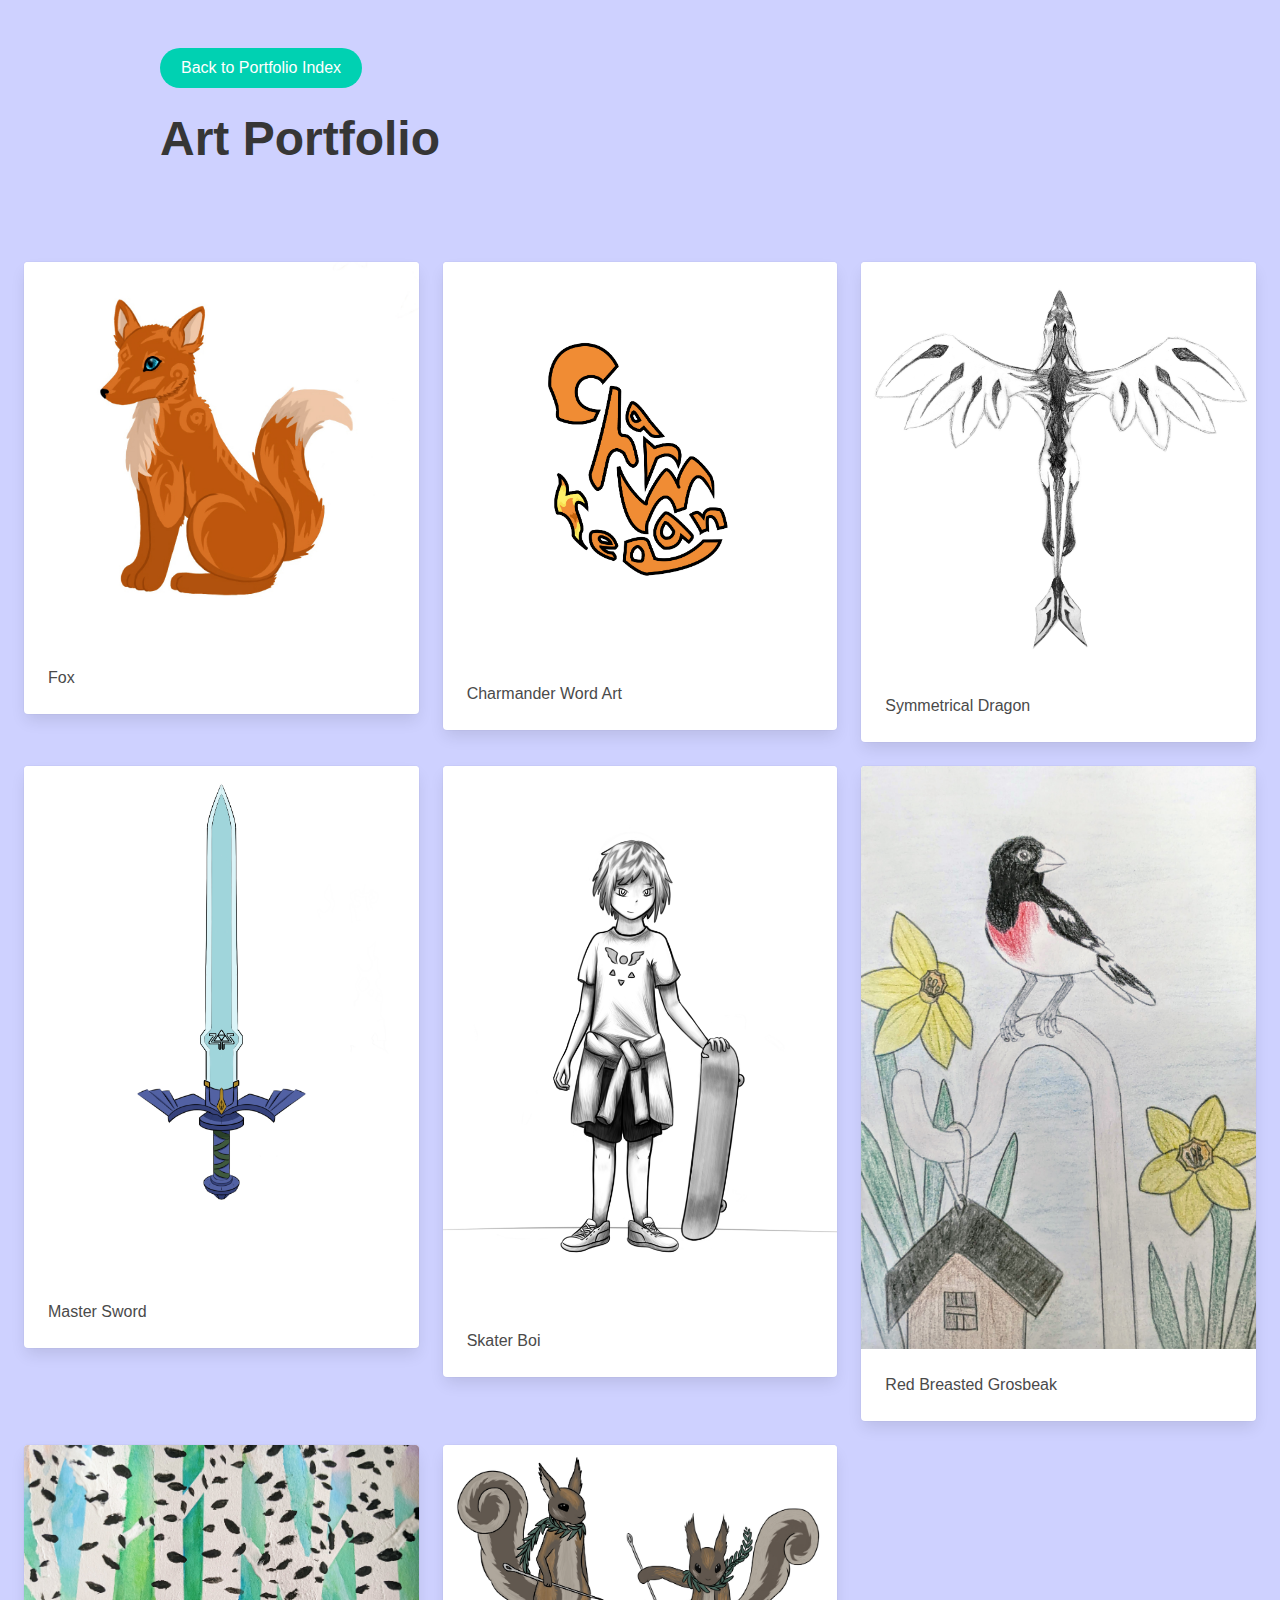
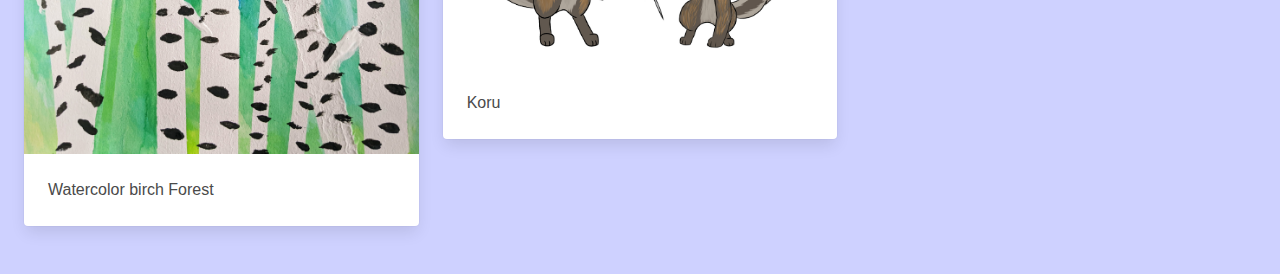
<file: art.html>
<!DOCTYPE html>
<html>

<head>
    <meta charset="utf-8">
    <meta name="viewport" content="width=device-width, initial-scale=1">
    <title>Art Portfolio</title>
    <link rel="stylesheet" href="static/sass/mystyles.css">
</head>

<body>
    <section class="section">
        <div class="container">
            <div class="block">
                <a class="button is-primary is-rounded" href="index.html">Back to Portfolio Index</a>
            </div>
            <p class="title is-1 is-spaced">Art Portfolio</p>
        </div>
    </section>
    <section class="section">
        <div class="columns is-multiline">

            <div class="column is-one-third">
                <div class="card">
                    <div class="card-image">
                        <figure class="image">
                            <img src="images/FoxDesign.jpg">
                        </figure>
                    </div>
                    <div class="card-content">
                         <div class="content">
                            Fox
                        </div>
                    </div>
                </div>
            </div>

            <div class="column is-one-third">
                <div class="card">
                    <div class="card-image">
                        <figure class="image">
                            <img src="images/CharmanderWordArt_Final.jpg">
                        </figure>
                    </div>
                    <div class="card-content">
                        <div class="content">
                            Charmander Word Art
                        </div>
                    </div>
                </div>
            </div>

            <div class="column is-one-third">
                <div class="card">
                    <div class="card-image">
                        <figure class="image">
                            <img src="images/flight.jpg">
                        </figure>
                    </div>
                    <div class="card-content">
                        <div class="content">
                            Symmetrical Dragon
                        </div>
                    </div>
                </div>
            </div>

            <div class="column is-one-third">
                <div class="card">
                    <div class="card-image">
                        <figure class="image">
                            <img src="images/MasterSword.jpg">
                        </figure>
                    </div>
                    <div class="card-content">
                        <div class="content">
                            Master Sword
                        </div>
                    </div>
                </div>
            </div>

            <div class="column is-two-third">
                <div class="card">
                    <div class="card-image">
                        <figure class="image">
                            <img src="images/WhateverIWillRenameItLater2.png">
                        </figure>
                    </div>
                    <div class="card-content">
                        <div class="content">
                            Skater Boi
                        </div>
                    </div>
                </div>
            </div>

            <div class="column is-one-third">
                <div class="card">
                    <div class="card-image">
                        <figure class="image">
                            <img src="images/PXL_20220507_185121671 (2).jpg">
                        </figure>
                    </div>
                    <div class="card-content">
                        <div class="content">
                            Red Breasted Grosbeak
                        </div>
                    </div>
                </div>
            </div>

            <div class="column is-one-third">
                <div class="card">
                    <div class="card-image">
                        <figure class="image">
                            <img src="images/PXL_20220105_164111827 (1).jpg">
                        </figure>
                    </div>
                    <div class="card-content">
                        <div class="content">
                            Watercolor birch Forest
                        </div>
                    </div>
                </div>
            </div>

            <div class="column is-one-third">
                <div class="card">
                    <div class="card-image">
                        <figure class="image">
                            <img src="images/Koru_FinalStandingCrouching.jpg">
                        </figure>
                    </div>
                    <div class="card-content">
                        <div class="content">
                            Koru
                        </div>
                    </div>
                </div>
            </div>
            
        </div>
    </div>
    </section>
</body>

</html>
</file>
<file: static/sass/mystyles.css>
@media screen and (min-width: 769px) {
  .modal-card,
  .modal-content {
    margin: 0 auto;
    max-height: calc(100vh - 40px);
    max-width: 1024px;
    width: auto !important;
  }
}

a[target="_blank"]:not(.img):after {
  font-family: "FontAwesome";
  content: " \f35d";
  position: relative;
  top: -5px;
  font-size: .75rem;
}

a[data-target]:after {
  font-family: "Font Awesome 5 Free";
  content: " \f27a";
  position: relative;
  top: -5px;
  font-size: .75rem;
}

/*! bulma.io v0.9.2 | MIT License | github.com/jgthms/bulma */
/* Bulma Utilities */
.button, .input, .textarea, .select select, .file-cta,
.file-name, .pagination-previous,
.pagination-next,
.pagination-link,
.pagination-ellipsis {
  -moz-appearance: none;
  -webkit-appearance: none;
  -webkit-box-align: center;
      -ms-flex-align: center;
          align-items: center;
  border: 1px solid transparent;
  border-radius: 4px;
  -webkit-box-shadow: none;
          box-shadow: none;
  display: -webkit-inline-box;
  display: -ms-inline-flexbox;
  display: inline-flex;
  font-size: 1rem;
  height: 2.5em;
  -webkit-box-pack: start;
      -ms-flex-pack: start;
          justify-content: flex-start;
  line-height: 1.5;
  padding-bottom: calc(0.5em - 1px);
  padding-left: calc(0.75em - 1px);
  padding-right: calc(0.75em - 1px);
  padding-top: calc(0.5em - 1px);
  position: relative;
  vertical-align: top;
}

.button:focus, .input:focus, .textarea:focus, .select select:focus, .file-cta:focus,
.file-name:focus, .pagination-previous:focus,
.pagination-next:focus,
.pagination-link:focus,
.pagination-ellipsis:focus, .is-focused.button, .is-focused.input, .is-focused.textarea, .select select.is-focused, .is-focused.file-cta,
.is-focused.file-name, .is-focused.pagination-previous,
.is-focused.pagination-next,
.is-focused.pagination-link,
.is-focused.pagination-ellipsis, .button:active, .input:active, .textarea:active, .select select:active, .file-cta:active,
.file-name:active, .pagination-previous:active,
.pagination-next:active,
.pagination-link:active,
.pagination-ellipsis:active, .is-active.button, .is-active.input, .is-active.textarea, .select select.is-active, .is-active.file-cta,
.is-active.file-name, .is-active.pagination-previous,
.is-active.pagination-next,
.is-active.pagination-link,
.is-active.pagination-ellipsis {
  outline: none;
}

.button[disabled], .input[disabled], .textarea[disabled], .select select[disabled], .file-cta[disabled],
.file-name[disabled], .pagination-previous[disabled],
.pagination-next[disabled],
.pagination-link[disabled],
.pagination-ellipsis[disabled],
fieldset[disabled] .button,
fieldset[disabled] .input,
fieldset[disabled] .textarea,
fieldset[disabled] .select select,
.select fieldset[disabled] select,
fieldset[disabled] .file-cta,
fieldset[disabled] .file-name,
fieldset[disabled] .pagination-previous,
fieldset[disabled] .pagination-next,
fieldset[disabled] .pagination-link,
fieldset[disabled] .pagination-ellipsis {
  cursor: not-allowed;
}

.button, .file, .breadcrumb, .pagination-previous,
.pagination-next,
.pagination-link,
.pagination-ellipsis, .tabs, .is-unselectable {
  -webkit-touch-callout: none;
  -webkit-user-select: none;
  -moz-user-select: none;
  -ms-user-select: none;
  user-select: none;
}

.select:not(.is-multiple):not(.is-loading)::after, .navbar-link:not(.is-arrowless)::after {
  border: 3px solid transparent;
  border-radius: 2px;
  border-right: 0;
  border-top: 0;
  content: " ";
  display: block;
  height: 0.625em;
  margin-top: -0.4375em;
  pointer-events: none;
  position: absolute;
  top: 50%;
  -webkit-transform: rotate(-45deg);
          transform: rotate(-45deg);
  -webkit-transform-origin: center;
          transform-origin: center;
  width: 0.625em;
}

.box:not(:last-child), .content:not(:last-child), .notification:not(:last-child), .progress:not(:last-child), .table:not(:last-child), .table-container:not(:last-child), .title:not(:last-child),
.subtitle:not(:last-child), .block:not(:last-child), .highlight:not(:last-child), .breadcrumb:not(:last-child), .level:not(:last-child), .message:not(:last-child), .pagination:not(:last-child), .tabs:not(:last-child) {
  margin-bottom: 1.5rem;
}

.delete, .modal-close {
  -webkit-touch-callout: none;
  -webkit-user-select: none;
  -moz-user-select: none;
  -ms-user-select: none;
  user-select: none;
  -moz-appearance: none;
  -webkit-appearance: none;
  background-color: rgba(10, 10, 10, 0.2);
  border: none;
  border-radius: 290486px;
  cursor: pointer;
  pointer-events: auto;
  display: inline-block;
  -webkit-box-flex: 0;
      -ms-flex-positive: 0;
          flex-grow: 0;
  -ms-flex-negative: 0;
      flex-shrink: 0;
  font-size: 0;
  height: 20px;
  max-height: 20px;
  max-width: 20px;
  min-height: 20px;
  min-width: 20px;
  outline: none;
  position: relative;
  vertical-align: top;
  width: 20px;
}

.delete::before, .modal-close::before, .delete::after, .modal-close::after {
  background-color: white;
  content: "";
  display: block;
  left: 50%;
  position: absolute;
  top: 50%;
  -webkit-transform: translateX(-50%) translateY(-50%) rotate(45deg);
          transform: translateX(-50%) translateY(-50%) rotate(45deg);
  -webkit-transform-origin: center center;
          transform-origin: center center;
}

.delete::before, .modal-close::before {
  height: 2px;
  width: 50%;
}

.delete::after, .modal-close::after {
  height: 50%;
  width: 2px;
}

.delete:hover, .modal-close:hover, .delete:focus, .modal-close:focus {
  background-color: rgba(10, 10, 10, 0.3);
}

.delete:active, .modal-close:active {
  background-color: rgba(10, 10, 10, 0.4);
}

.is-small.delete, .is-small.modal-close {
  height: 16px;
  max-height: 16px;
  max-width: 16px;
  min-height: 16px;
  min-width: 16px;
  width: 16px;
}

.is-medium.delete, .is-medium.modal-close {
  height: 24px;
  max-height: 24px;
  max-width: 24px;
  min-height: 24px;
  min-width: 24px;
  width: 24px;
}

.is-large.delete, .is-large.modal-close {
  height: 32px;
  max-height: 32px;
  max-width: 32px;
  min-height: 32px;
  min-width: 32px;
  width: 32px;
}

.button.is-loading::after, .loader, .select.is-loading::after, .control.is-loading::after {
  -webkit-animation: spinAround 500ms infinite linear;
          animation: spinAround 500ms infinite linear;
  border: 2px solid #dbdbdb;
  border-radius: 290486px;
  border-right-color: transparent;
  border-top-color: transparent;
  content: "";
  display: block;
  height: 1em;
  position: relative;
  width: 1em;
}

.image.is-square img,
.image.is-square .has-ratio, .image.is-1by1 img,
.image.is-1by1 .has-ratio, .image.is-5by4 img,
.image.is-5by4 .has-ratio, .image.is-4by3 img,
.image.is-4by3 .has-ratio, .image.is-3by2 img,
.image.is-3by2 .has-ratio, .image.is-5by3 img,
.image.is-5by3 .has-ratio, .image.is-16by9 img,
.image.is-16by9 .has-ratio, .image.is-2by1 img,
.image.is-2by1 .has-ratio, .image.is-3by1 img,
.image.is-3by1 .has-ratio, .image.is-4by5 img,
.image.is-4by5 .has-ratio, .image.is-3by4 img,
.image.is-3by4 .has-ratio, .image.is-2by3 img,
.image.is-2by3 .has-ratio, .image.is-3by5 img,
.image.is-3by5 .has-ratio, .image.is-9by16 img,
.image.is-9by16 .has-ratio, .image.is-1by2 img,
.image.is-1by2 .has-ratio, .image.is-1by3 img,
.image.is-1by3 .has-ratio, .modal, .modal-background, .is-overlay, .hero-video {
  bottom: 0;
  left: 0;
  position: absolute;
  right: 0;
  top: 0;
}

/* Bulma Base */
/*! minireset.css v0.0.6 | MIT License | github.com/jgthms/minireset.css */
html,
body,
p,
ol,
ul,
li,
dl,
dt,
dd,
blockquote,
figure,
fieldset,
legend,
textarea,
pre,
iframe,
hr,
h1,
h2,
h3,
h4,
h5,
h6 {
  margin: 0;
  padding: 0;
}

h1,
h2,
h3,
h4,
h5,
h6 {
  font-size: 100%;
  font-weight: normal;
}

ul {
  list-style: none;
}

button,
input,
select,
textarea {
  margin: 0;
}

html {
  -webkit-box-sizing: border-box;
          box-sizing: border-box;
}

*, *::before, *::after {
  -webkit-box-sizing: inherit;
          box-sizing: inherit;
}

img,
video {
  height: auto;
  max-width: 100%;
}

iframe {
  border: 0;
}

table {
  border-collapse: collapse;
  border-spacing: 0;
}

td,
th {
  padding: 0;
}

td:not([align]),
th:not([align]) {
  text-align: inherit;
}

html {
  background-color: #ced1ff;
  font-size: 16px;
  -moz-osx-font-smoothing: grayscale;
  -webkit-font-smoothing: antialiased;
  min-width: 300px;
  overflow-x: hidden;
  overflow-y: scroll;
  text-rendering: optimizeLegibility;
  -webkit-text-size-adjust: 100%;
     -moz-text-size-adjust: 100%;
      -ms-text-size-adjust: 100%;
          text-size-adjust: 100%;
}

article,
aside,
figure,
footer,
header,
hgroup,
section {
  display: block;
}

body,
button,
input,
optgroup,
select,
textarea {
  font-family: BlinkMacSystemFont, -apple-system, "Segoe UI", "Roboto", "Oxygen", "Ubuntu", "Cantarell", "Fira Sans", "Droid Sans", "Helvetica Neue", "Helvetica", "Arial", sans-serif;
}

code,
pre {
  -moz-osx-font-smoothing: auto;
  -webkit-font-smoothing: auto;
  font-family: monospace;
}

body {
  color: #4a4a4a;
  font-size: 1em;
  font-weight: 400;
  line-height: 1.5;
}

a {
  color: #3273dc;
  cursor: pointer;
  text-decoration: none;
}

a strong {
  color: currentColor;
}

a:hover {
  color: #363636;
}

code {
  background-color: whitesmoke;
  color: #da1039;
  font-size: 0.875em;
  font-weight: normal;
  padding: 0.25em 0.5em 0.25em;
}

hr {
  background-color: whitesmoke;
  border: none;
  display: block;
  height: 2px;
  margin: 1.5rem 0;
}

img {
  height: auto;
  max-width: 100%;
}

input[type="checkbox"],
input[type="radio"] {
  vertical-align: baseline;
}

small {
  font-size: 0.875em;
}

span {
  font-style: inherit;
  font-weight: inherit;
}

strong {
  color: #363636;
  font-weight: 700;
}

fieldset {
  border: none;
}

pre {
  -webkit-overflow-scrolling: touch;
  background-color: whitesmoke;
  color: #4a4a4a;
  font-size: 0.875em;
  overflow-x: auto;
  padding: 1.25rem 1.5rem;
  white-space: pre;
  word-wrap: normal;
}

pre code {
  background-color: transparent;
  color: currentColor;
  font-size: 1em;
  padding: 0;
}

table td,
table th {
  vertical-align: top;
}

table td:not([align]),
table th:not([align]) {
  text-align: inherit;
}

table th {
  color: #363636;
}

@-webkit-keyframes spinAround {
  from {
    -webkit-transform: rotate(0deg);
            transform: rotate(0deg);
  }
  to {
    -webkit-transform: rotate(359deg);
            transform: rotate(359deg);
  }
}

@keyframes spinAround {
  from {
    -webkit-transform: rotate(0deg);
            transform: rotate(0deg);
  }
  to {
    -webkit-transform: rotate(359deg);
            transform: rotate(359deg);
  }
}

/* Bulma Elements */
.box {
  background-color: #ffffff;
  border-radius: 6px;
  -webkit-box-shadow: 0 0.5em 1em -0.125em rgba(10, 10, 10, 0.1), 0 0px 0 1px rgba(10, 10, 10, 0.02);
          box-shadow: 0 0.5em 1em -0.125em rgba(10, 10, 10, 0.1), 0 0px 0 1px rgba(10, 10, 10, 0.02);
  color: #4a4a4a;
  display: block;
  padding: 1.25rem;
}

a.box:hover, a.box:focus {
  -webkit-box-shadow: 0 0.5em 1em -0.125em rgba(10, 10, 10, 0.1), 0 0 0 1px #3273dc;
          box-shadow: 0 0.5em 1em -0.125em rgba(10, 10, 10, 0.1), 0 0 0 1px #3273dc;
}

a.box:active {
  -webkit-box-shadow: inset 0 1px 2px rgba(10, 10, 10, 0.2), 0 0 0 1px #3273dc;
          box-shadow: inset 0 1px 2px rgba(10, 10, 10, 0.2), 0 0 0 1px #3273dc;
}

.button {
  background-color: white;
  border-color: #dbdbdb;
  border-width: 1px;
  color: #363636;
  cursor: pointer;
  -webkit-box-pack: center;
      -ms-flex-pack: center;
          justify-content: center;
  padding-bottom: calc(0.5em - 1px);
  padding-left: 1em;
  padding-right: 1em;
  padding-top: calc(0.5em - 1px);
  text-align: center;
  white-space: nowrap;
}

.button strong {
  color: inherit;
}

.button .icon, .button .icon.is-small, .button .icon.is-medium, .button .icon.is-large {
  height: 1.5em;
  width: 1.5em;
}

.button .icon:first-child:not(:last-child) {
  margin-left: calc(-0.5em - 1px);
  margin-right: 0.25em;
}

.button .icon:last-child:not(:first-child) {
  margin-left: 0.25em;
  margin-right: calc(-0.5em - 1px);
}

.button .icon:first-child:last-child {
  margin-left: calc(-0.5em - 1px);
  margin-right: calc(-0.5em - 1px);
}

.button:hover, .button.is-hovered {
  border-color: #b5b5b5;
  color: #363636;
}

.button:focus, .button.is-focused {
  border-color: #3273dc;
  color: #363636;
}

.button:focus:not(:active), .button.is-focused:not(:active) {
  -webkit-box-shadow: 0 0 0 0.125em rgba(50, 115, 220, 0.25);
          box-shadow: 0 0 0 0.125em rgba(50, 115, 220, 0.25);
}

.button:active, .button.is-active {
  border-color: #4a4a4a;
  color: #363636;
}

.button.is-text {
  background-color: transparent;
  border-color: transparent;
  color: #4a4a4a;
  text-decoration: underline;
}

.button.is-text:hover, .button.is-text.is-hovered, .button.is-text:focus, .button.is-text.is-focused {
  background-color: whitesmoke;
  color: #363636;
}

.button.is-text:active, .button.is-text.is-active {
  background-color: #e8e8e8;
  color: #363636;
}

.button.is-text[disabled],
fieldset[disabled] .button.is-text {
  background-color: transparent;
  border-color: transparent;
  -webkit-box-shadow: none;
          box-shadow: none;
}

.button.is-ghost {
  background: none;
  border-color: transparent;
  color: #3273dc;
  text-decoration: none;
}

.button.is-ghost:hover, .button.is-ghost.is-hovered {
  color: #3273dc;
  text-decoration: underline;
}

.button.is-white {
  background-color: white;
  border-color: transparent;
  color: #0a0a0a;
}

.button.is-white:hover, .button.is-white.is-hovered {
  background-color: #f9f9f9;
  border-color: transparent;
  color: #0a0a0a;
}

.button.is-white:focus, .button.is-white.is-focused {
  border-color: transparent;
  color: #0a0a0a;
}

.button.is-white:focus:not(:active), .button.is-white.is-focused:not(:active) {
  -webkit-box-shadow: 0 0 0 0.125em rgba(255, 255, 255, 0.25);
          box-shadow: 0 0 0 0.125em rgba(255, 255, 255, 0.25);
}

.button.is-white:active, .button.is-white.is-active {
  background-color: #f2f2f2;
  border-color: transparent;
  color: #0a0a0a;
}

.button.is-white[disabled],
fieldset[disabled] .button.is-white {
  background-color: white;
  border-color: transparent;
  -webkit-box-shadow: none;
          box-shadow: none;
}

.button.is-white.is-inverted {
  background-color: #0a0a0a;
  color: white;
}

.button.is-white.is-inverted:hover, .button.is-white.is-inverted.is-hovered {
  background-color: black;
}

.button.is-white.is-inverted[disabled],
fieldset[disabled] .button.is-white.is-inverted {
  background-color: #0a0a0a;
  border-color: transparent;
  -webkit-box-shadow: none;
          box-shadow: none;
  color: white;
}

.button.is-white.is-loading::after {
  border-color: transparent transparent #0a0a0a #0a0a0a !important;
}

.button.is-white.is-outlined {
  background-color: transparent;
  border-color: white;
  color: white;
}

.button.is-white.is-outlined:hover, .button.is-white.is-outlined.is-hovered, .button.is-white.is-outlined:focus, .button.is-white.is-outlined.is-focused {
  background-color: white;
  border-color: white;
  color: #0a0a0a;
}

.button.is-white.is-outlined.is-loading::after {
  border-color: transparent transparent white white !important;
}

.button.is-white.is-outlined.is-loading:hover::after, .button.is-white.is-outlined.is-loading.is-hovered::after, .button.is-white.is-outlined.is-loading:focus::after, .button.is-white.is-outlined.is-loading.is-focused::after {
  border-color: transparent transparent #0a0a0a #0a0a0a !important;
}

.button.is-white.is-outlined[disabled],
fieldset[disabled] .button.is-white.is-outlined {
  background-color: transparent;
  border-color: white;
  -webkit-box-shadow: none;
          box-shadow: none;
  color: white;
}

.button.is-white.is-inverted.is-outlined {
  background-color: transparent;
  border-color: #0a0a0a;
  color: #0a0a0a;
}

.button.is-white.is-inverted.is-outlined:hover, .button.is-white.is-inverted.is-outlined.is-hovered, .button.is-white.is-inverted.is-outlined:focus, .button.is-white.is-inverted.is-outlined.is-focused {
  background-color: #0a0a0a;
  color: white;
}

.button.is-white.is-inverted.is-outlined.is-loading:hover::after, .button.is-white.is-inverted.is-outlined.is-loading.is-hovered::after, .button.is-white.is-inverted.is-outlined.is-loading:focus::after, .button.is-white.is-inverted.is-outlined.is-loading.is-focused::after {
  border-color: transparent transparent white white !important;
}

.button.is-white.is-inverted.is-outlined[disabled],
fieldset[disabled] .button.is-white.is-inverted.is-outlined {
  background-color: transparent;
  border-color: #0a0a0a;
  -webkit-box-shadow: none;
          box-shadow: none;
  color: #0a0a0a;
}

.button.is-black {
  background-color: #0a0a0a;
  border-color: transparent;
  color: white;
}

.button.is-black:hover, .button.is-black.is-hovered {
  background-color: #040404;
  border-color: transparent;
  color: white;
}

.button.is-black:focus, .button.is-black.is-focused {
  border-color: transparent;
  color: white;
}

.button.is-black:focus:not(:active), .button.is-black.is-focused:not(:active) {
  -webkit-box-shadow: 0 0 0 0.125em rgba(10, 10, 10, 0.25);
          box-shadow: 0 0 0 0.125em rgba(10, 10, 10, 0.25);
}

.button.is-black:active, .button.is-black.is-active {
  background-color: black;
  border-color: transparent;
  color: white;
}

.button.is-black[disabled],
fieldset[disabled] .button.is-black {
  background-color: #0a0a0a;
  border-color: transparent;
  -webkit-box-shadow: none;
          box-shadow: none;
}

.button.is-black.is-inverted {
  background-color: white;
  color: #0a0a0a;
}

.button.is-black.is-inverted:hover, .button.is-black.is-inverted.is-hovered {
  background-color: #f2f2f2;
}

.button.is-black.is-inverted[disabled],
fieldset[disabled] .button.is-black.is-inverted {
  background-color: white;
  border-color: transparent;
  -webkit-box-shadow: none;
          box-shadow: none;
  color: #0a0a0a;
}

.button.is-black.is-loading::after {
  border-color: transparent transparent white white !important;
}

.button.is-black.is-outlined {
  background-color: transparent;
  border-color: #0a0a0a;
  color: #0a0a0a;
}

.button.is-black.is-outlined:hover, .button.is-black.is-outlined.is-hovered, .button.is-black.is-outlined:focus, .button.is-black.is-outlined.is-focused {
  background-color: #0a0a0a;
  border-color: #0a0a0a;
  color: white;
}

.button.is-black.is-outlined.is-loading::after {
  border-color: transparent transparent #0a0a0a #0a0a0a !important;
}

.button.is-black.is-outlined.is-loading:hover::after, .button.is-black.is-outlined.is-loading.is-hovered::after, .button.is-black.is-outlined.is-loading:focus::after, .button.is-black.is-outlined.is-loading.is-focused::after {
  border-color: transparent transparent white white !important;
}

.button.is-black.is-outlined[disabled],
fieldset[disabled] .button.is-black.is-outlined {
  background-color: transparent;
  border-color: #0a0a0a;
  -webkit-box-shadow: none;
          box-shadow: none;
  color: #0a0a0a;
}

.button.is-black.is-inverted.is-outlined {
  background-color: transparent;
  border-color: white;
  color: white;
}

.button.is-black.is-inverted.is-outlined:hover, .button.is-black.is-inverted.is-outlined.is-hovered, .button.is-black.is-inverted.is-outlined:focus, .button.is-black.is-inverted.is-outlined.is-focused {
  background-color: white;
  color: #0a0a0a;
}

.button.is-black.is-inverted.is-outlined.is-loading:hover::after, .button.is-black.is-inverted.is-outlined.is-loading.is-hovered::after, .button.is-black.is-inverted.is-outlined.is-loading:focus::after, .button.is-black.is-inverted.is-outlined.is-loading.is-focused::after {
  border-color: transparent transparent #0a0a0a #0a0a0a !important;
}

.button.is-black.is-inverted.is-outlined[disabled],
fieldset[disabled] .button.is-black.is-inverted.is-outlined {
  background-color: transparent;
  border-color: white;
  -webkit-box-shadow: none;
          box-shadow: none;
  color: white;
}

.button.is-light {
  background-color: whitesmoke;
  border-color: transparent;
  color: rgba(0, 0, 0, 0.7);
}

.button.is-light:hover, .button.is-light.is-hovered {
  background-color: #eeeeee;
  border-color: transparent;
  color: rgba(0, 0, 0, 0.7);
}

.button.is-light:focus, .button.is-light.is-focused {
  border-color: transparent;
  color: rgba(0, 0, 0, 0.7);
}

.button.is-light:focus:not(:active), .button.is-light.is-focused:not(:active) {
  -webkit-box-shadow: 0 0 0 0.125em rgba(245, 245, 245, 0.25);
          box-shadow: 0 0 0 0.125em rgba(245, 245, 245, 0.25);
}

.button.is-light:active, .button.is-light.is-active {
  background-color: #e8e8e8;
  border-color: transparent;
  color: rgba(0, 0, 0, 0.7);
}

.button.is-light[disabled],
fieldset[disabled] .button.is-light {
  background-color: whitesmoke;
  border-color: transparent;
  -webkit-box-shadow: none;
          box-shadow: none;
}

.button.is-light.is-inverted {
  background-color: rgba(0, 0, 0, 0.7);
  color: whitesmoke;
}

.button.is-light.is-inverted:hover, .button.is-light.is-inverted.is-hovered {
  background-color: rgba(0, 0, 0, 0.7);
}

.button.is-light.is-inverted[disabled],
fieldset[disabled] .button.is-light.is-inverted {
  background-color: rgba(0, 0, 0, 0.7);
  border-color: transparent;
  -webkit-box-shadow: none;
          box-shadow: none;
  color: whitesmoke;
}

.button.is-light.is-loading::after {
  border-color: transparent transparent rgba(0, 0, 0, 0.7) rgba(0, 0, 0, 0.7) !important;
}

.button.is-light.is-outlined {
  background-color: transparent;
  border-color: whitesmoke;
  color: whitesmoke;
}

.button.is-light.is-outlined:hover, .button.is-light.is-outlined.is-hovered, .button.is-light.is-outlined:focus, .button.is-light.is-outlined.is-focused {
  background-color: whitesmoke;
  border-color: whitesmoke;
  color: rgba(0, 0, 0, 0.7);
}

.button.is-light.is-outlined.is-loading::after {
  border-color: transparent transparent whitesmoke whitesmoke !important;
}

.button.is-light.is-outlined.is-loading:hover::after, .button.is-light.is-outlined.is-loading.is-hovered::after, .button.is-light.is-outlined.is-loading:focus::after, .button.is-light.is-outlined.is-loading.is-focused::after {
  border-color: transparent transparent rgba(0, 0, 0, 0.7) rgba(0, 0, 0, 0.7) !important;
}

.button.is-light.is-outlined[disabled],
fieldset[disabled] .button.is-light.is-outlined {
  background-color: transparent;
  border-color: whitesmoke;
  -webkit-box-shadow: none;
          box-shadow: none;
  color: whitesmoke;
}

.button.is-light.is-inverted.is-outlined {
  background-color: transparent;
  border-color: rgba(0, 0, 0, 0.7);
  color: rgba(0, 0, 0, 0.7);
}

.button.is-light.is-inverted.is-outlined:hover, .button.is-light.is-inverted.is-outlined.is-hovered, .button.is-light.is-inverted.is-outlined:focus, .button.is-light.is-inverted.is-outlined.is-focused {
  background-color: rgba(0, 0, 0, 0.7);
  color: whitesmoke;
}

.button.is-light.is-inverted.is-outlined.is-loading:hover::after, .button.is-light.is-inverted.is-outlined.is-loading.is-hovered::after, .button.is-light.is-inverted.is-outlined.is-loading:focus::after, .button.is-light.is-inverted.is-outlined.is-loading.is-focused::after {
  border-color: transparent transparent whitesmoke whitesmoke !important;
}

.button.is-light.is-inverted.is-outlined[disabled],
fieldset[disabled] .button.is-light.is-inverted.is-outlined {
  background-color: transparent;
  border-color: rgba(0, 0, 0, 0.7);
  -webkit-box-shadow: none;
          box-shadow: none;
  color: rgba(0, 0, 0, 0.7);
}

.button.is-dark {
  background-color: #363636;
  border-color: transparent;
  color: #fff;
}

.button.is-dark:hover, .button.is-dark.is-hovered {
  background-color: #2f2f2f;
  border-color: transparent;
  color: #fff;
}

.button.is-dark:focus, .button.is-dark.is-focused {
  border-color: transparent;
  color: #fff;
}

.button.is-dark:focus:not(:active), .button.is-dark.is-focused:not(:active) {
  -webkit-box-shadow: 0 0 0 0.125em rgba(54, 54, 54, 0.25);
          box-shadow: 0 0 0 0.125em rgba(54, 54, 54, 0.25);
}

.button.is-dark:active, .button.is-dark.is-active {
  background-color: #292929;
  border-color: transparent;
  color: #fff;
}

.button.is-dark[disabled],
fieldset[disabled] .button.is-dark {
  background-color: #363636;
  border-color: transparent;
  -webkit-box-shadow: none;
          box-shadow: none;
}

.button.is-dark.is-inverted {
  background-color: #fff;
  color: #363636;
}

.button.is-dark.is-inverted:hover, .button.is-dark.is-inverted.is-hovered {
  background-color: #f2f2f2;
}

.button.is-dark.is-inverted[disabled],
fieldset[disabled] .button.is-dark.is-inverted {
  background-color: #fff;
  border-color: transparent;
  -webkit-box-shadow: none;
          box-shadow: none;
  color: #363636;
}

.button.is-dark.is-loading::after {
  border-color: transparent transparent #fff #fff !important;
}

.button.is-dark.is-outlined {
  background-color: transparent;
  border-color: #363636;
  color: #363636;
}

.button.is-dark.is-outlined:hover, .button.is-dark.is-outlined.is-hovered, .button.is-dark.is-outlined:focus, .button.is-dark.is-outlined.is-focused {
  background-color: #363636;
  border-color: #363636;
  color: #fff;
}

.button.is-dark.is-outlined.is-loading::after {
  border-color: transparent transparent #363636 #363636 !important;
}

.button.is-dark.is-outlined.is-loading:hover::after, .button.is-dark.is-outlined.is-loading.is-hovered::after, .button.is-dark.is-outlined.is-loading:focus::after, .button.is-dark.is-outlined.is-loading.is-focused::after {
  border-color: transparent transparent #fff #fff !important;
}

.button.is-dark.is-outlined[disabled],
fieldset[disabled] .button.is-dark.is-outlined {
  background-color: transparent;
  border-color: #363636;
  -webkit-box-shadow: none;
          box-shadow: none;
  color: #363636;
}

.button.is-dark.is-inverted.is-outlined {
  background-color: transparent;
  border-color: #fff;
  color: #fff;
}

.button.is-dark.is-inverted.is-outlined:hover, .button.is-dark.is-inverted.is-outlined.is-hovered, .button.is-dark.is-inverted.is-outlined:focus, .button.is-dark.is-inverted.is-outlined.is-focused {
  background-color: #fff;
  color: #363636;
}

.button.is-dark.is-inverted.is-outlined.is-loading:hover::after, .button.is-dark.is-inverted.is-outlined.is-loading.is-hovered::after, .button.is-dark.is-inverted.is-outlined.is-loading:focus::after, .button.is-dark.is-inverted.is-outlined.is-loading.is-focused::after {
  border-color: transparent transparent #363636 #363636 !important;
}

.button.is-dark.is-inverted.is-outlined[disabled],
fieldset[disabled] .button.is-dark.is-inverted.is-outlined {
  background-color: transparent;
  border-color: #fff;
  -webkit-box-shadow: none;
          box-shadow: none;
  color: #fff;
}

.button.is-primary {
  background-color: #00d1b2;
  border-color: transparent;
  color: #fff;
}

.button.is-primary:hover, .button.is-primary.is-hovered {
  background-color: #00c4a7;
  border-color: transparent;
  color: #fff;
}

.button.is-primary:focus, .button.is-primary.is-focused {
  border-color: transparent;
  color: #fff;
}

.button.is-primary:focus:not(:active), .button.is-primary.is-focused:not(:active) {
  -webkit-box-shadow: 0 0 0 0.125em rgba(0, 209, 178, 0.25);
          box-shadow: 0 0 0 0.125em rgba(0, 209, 178, 0.25);
}

.button.is-primary:active, .button.is-primary.is-active {
  background-color: #00b89c;
  border-color: transparent;
  color: #fff;
}

.button.is-primary[disabled],
fieldset[disabled] .button.is-primary {
  background-color: #00d1b2;
  border-color: transparent;
  -webkit-box-shadow: none;
          box-shadow: none;
}

.button.is-primary.is-inverted {
  background-color: #fff;
  color: #00d1b2;
}

.button.is-primary.is-inverted:hover, .button.is-primary.is-inverted.is-hovered {
  background-color: #f2f2f2;
}

.button.is-primary.is-inverted[disabled],
fieldset[disabled] .button.is-primary.is-inverted {
  background-color: #fff;
  border-color: transparent;
  -webkit-box-shadow: none;
          box-shadow: none;
  color: #00d1b2;
}

.button.is-primary.is-loading::after {
  border-color: transparent transparent #fff #fff !important;
}

.button.is-primary.is-outlined {
  background-color: transparent;
  border-color: #00d1b2;
  color: #00d1b2;
}

.button.is-primary.is-outlined:hover, .button.is-primary.is-outlined.is-hovered, .button.is-primary.is-outlined:focus, .button.is-primary.is-outlined.is-focused {
  background-color: #00d1b2;
  border-color: #00d1b2;
  color: #fff;
}

.button.is-primary.is-outlined.is-loading::after {
  border-color: transparent transparent #00d1b2 #00d1b2 !important;
}

.button.is-primary.is-outlined.is-loading:hover::after, .button.is-primary.is-outlined.is-loading.is-hovered::after, .button.is-primary.is-outlined.is-loading:focus::after, .button.is-primary.is-outlined.is-loading.is-focused::after {
  border-color: transparent transparent #fff #fff !important;
}

.button.is-primary.is-outlined[disabled],
fieldset[disabled] .button.is-primary.is-outlined {
  background-color: transparent;
  border-color: #00d1b2;
  -webkit-box-shadow: none;
          box-shadow: none;
  color: #00d1b2;
}

.button.is-primary.is-inverted.is-outlined {
  background-color: transparent;
  border-color: #fff;
  color: #fff;
}

.button.is-primary.is-inverted.is-outlined:hover, .button.is-primary.is-inverted.is-outlined.is-hovered, .button.is-primary.is-inverted.is-outlined:focus, .button.is-primary.is-inverted.is-outlined.is-focused {
  background-color: #fff;
  color: #00d1b2;
}

.button.is-primary.is-inverted.is-outlined.is-loading:hover::after, .button.is-primary.is-inverted.is-outlined.is-loading.is-hovered::after, .button.is-primary.is-inverted.is-outlined.is-loading:focus::after, .button.is-primary.is-inverted.is-outlined.is-loading.is-focused::after {
  border-color: transparent transparent #00d1b2 #00d1b2 !important;
}

.button.is-primary.is-inverted.is-outlined[disabled],
fieldset[disabled] .button.is-primary.is-inverted.is-outlined {
  background-color: transparent;
  border-color: #fff;
  -webkit-box-shadow: none;
          box-shadow: none;
  color: #fff;
}

.button.is-primary.is-light {
  background-color: #ebfffc;
  color: #00947e;
}

.button.is-primary.is-light:hover, .button.is-primary.is-light.is-hovered {
  background-color: #defffa;
  border-color: transparent;
  color: #00947e;
}

.button.is-primary.is-light:active, .button.is-primary.is-light.is-active {
  background-color: #d1fff8;
  border-color: transparent;
  color: #00947e;
}

.button.is-link {
  background-color: #3273dc;
  border-color: transparent;
  color: #fff;
}

.button.is-link:hover, .button.is-link.is-hovered {
  background-color: #276cda;
  border-color: transparent;
  color: #fff;
}

.button.is-link:focus, .button.is-link.is-focused {
  border-color: transparent;
  color: #fff;
}

.button.is-link:focus:not(:active), .button.is-link.is-focused:not(:active) {
  -webkit-box-shadow: 0 0 0 0.125em rgba(50, 115, 220, 0.25);
          box-shadow: 0 0 0 0.125em rgba(50, 115, 220, 0.25);
}

.button.is-link:active, .button.is-link.is-active {
  background-color: #2366d1;
  border-color: transparent;
  color: #fff;
}

.button.is-link[disabled],
fieldset[disabled] .button.is-link {
  background-color: #3273dc;
  border-color: transparent;
  -webkit-box-shadow: none;
          box-shadow: none;
}

.button.is-link.is-inverted {
  background-color: #fff;
  color: #3273dc;
}

.button.is-link.is-inverted:hover, .button.is-link.is-inverted.is-hovered {
  background-color: #f2f2f2;
}

.button.is-link.is-inverted[disabled],
fieldset[disabled] .button.is-link.is-inverted {
  background-color: #fff;
  border-color: transparent;
  -webkit-box-shadow: none;
          box-shadow: none;
  color: #3273dc;
}

.button.is-link.is-loading::after {
  border-color: transparent transparent #fff #fff !important;
}

.button.is-link.is-outlined {
  background-color: transparent;
  border-color: #3273dc;
  color: #3273dc;
}

.button.is-link.is-outlined:hover, .button.is-link.is-outlined.is-hovered, .button.is-link.is-outlined:focus, .button.is-link.is-outlined.is-focused {
  background-color: #3273dc;
  border-color: #3273dc;
  color: #fff;
}

.button.is-link.is-outlined.is-loading::after {
  border-color: transparent transparent #3273dc #3273dc !important;
}

.button.is-link.is-outlined.is-loading:hover::after, .button.is-link.is-outlined.is-loading.is-hovered::after, .button.is-link.is-outlined.is-loading:focus::after, .button.is-link.is-outlined.is-loading.is-focused::after {
  border-color: transparent transparent #fff #fff !important;
}

.button.is-link.is-outlined[disabled],
fieldset[disabled] .button.is-link.is-outlined {
  background-color: transparent;
  border-color: #3273dc;
  -webkit-box-shadow: none;
          box-shadow: none;
  color: #3273dc;
}

.button.is-link.is-inverted.is-outlined {
  background-color: transparent;
  border-color: #fff;
  color: #fff;
}

.button.is-link.is-inverted.is-outlined:hover, .button.is-link.is-inverted.is-outlined.is-hovered, .button.is-link.is-inverted.is-outlined:focus, .button.is-link.is-inverted.is-outlined.is-focused {
  background-color: #fff;
  color: #3273dc;
}

.button.is-link.is-inverted.is-outlined.is-loading:hover::after, .button.is-link.is-inverted.is-outlined.is-loading.is-hovered::after, .button.is-link.is-inverted.is-outlined.is-loading:focus::after, .button.is-link.is-inverted.is-outlined.is-loading.is-focused::after {
  border-color: transparent transparent #3273dc #3273dc !important;
}

.button.is-link.is-inverted.is-outlined[disabled],
fieldset[disabled] .button.is-link.is-inverted.is-outlined {
  background-color: transparent;
  border-color: #fff;
  -webkit-box-shadow: none;
          box-shadow: none;
  color: #fff;
}

.button.is-link.is-light {
  background-color: #eef3fc;
  color: #2160c4;
}

.button.is-link.is-light:hover, .button.is-link.is-light.is-hovered {
  background-color: #e3ecfa;
  border-color: transparent;
  color: #2160c4;
}

.button.is-link.is-light:active, .button.is-link.is-light.is-active {
  background-color: #d8e4f8;
  border-color: transparent;
  color: #2160c4;
}

.button.is-info {
  background-color: #3298dc;
  border-color: transparent;
  color: #fff;
}

.button.is-info:hover, .button.is-info.is-hovered {
  background-color: #2793da;
  border-color: transparent;
  color: #fff;
}

.button.is-info:focus, .button.is-info.is-focused {
  border-color: transparent;
  color: #fff;
}

.button.is-info:focus:not(:active), .button.is-info.is-focused:not(:active) {
  -webkit-box-shadow: 0 0 0 0.125em rgba(50, 152, 220, 0.25);
          box-shadow: 0 0 0 0.125em rgba(50, 152, 220, 0.25);
}

.button.is-info:active, .button.is-info.is-active {
  background-color: #238cd1;
  border-color: transparent;
  color: #fff;
}

.button.is-info[disabled],
fieldset[disabled] .button.is-info {
  background-color: #3298dc;
  border-color: transparent;
  -webkit-box-shadow: none;
          box-shadow: none;
}

.button.is-info.is-inverted {
  background-color: #fff;
  color: #3298dc;
}

.button.is-info.is-inverted:hover, .button.is-info.is-inverted.is-hovered {
  background-color: #f2f2f2;
}

.button.is-info.is-inverted[disabled],
fieldset[disabled] .button.is-info.is-inverted {
  background-color: #fff;
  border-color: transparent;
  -webkit-box-shadow: none;
          box-shadow: none;
  color: #3298dc;
}

.button.is-info.is-loading::after {
  border-color: transparent transparent #fff #fff !important;
}

.button.is-info.is-outlined {
  background-color: transparent;
  border-color: #3298dc;
  color: #3298dc;
}

.button.is-info.is-outlined:hover, .button.is-info.is-outlined.is-hovered, .button.is-info.is-outlined:focus, .button.is-info.is-outlined.is-focused {
  background-color: #3298dc;
  border-color: #3298dc;
  color: #fff;
}

.button.is-info.is-outlined.is-loading::after {
  border-color: transparent transparent #3298dc #3298dc !important;
}

.button.is-info.is-outlined.is-loading:hover::after, .button.is-info.is-outlined.is-loading.is-hovered::after, .button.is-info.is-outlined.is-loading:focus::after, .button.is-info.is-outlined.is-loading.is-focused::after {
  border-color: transparent transparent #fff #fff !important;
}

.button.is-info.is-outlined[disabled],
fieldset[disabled] .button.is-info.is-outlined {
  background-color: transparent;
  border-color: #3298dc;
  -webkit-box-shadow: none;
          box-shadow: none;
  color: #3298dc;
}

.button.is-info.is-inverted.is-outlined {
  background-color: transparent;
  border-color: #fff;
  color: #fff;
}

.button.is-info.is-inverted.is-outlined:hover, .button.is-info.is-inverted.is-outlined.is-hovered, .button.is-info.is-inverted.is-outlined:focus, .button.is-info.is-inverted.is-outlined.is-focused {
  background-color: #fff;
  color: #3298dc;
}

.button.is-info.is-inverted.is-outlined.is-loading:hover::after, .button.is-info.is-inverted.is-outlined.is-loading.is-hovered::after, .button.is-info.is-inverted.is-outlined.is-loading:focus::after, .button.is-info.is-inverted.is-outlined.is-loading.is-focused::after {
  border-color: transparent transparent #3298dc #3298dc !important;
}

.button.is-info.is-inverted.is-outlined[disabled],
fieldset[disabled] .button.is-info.is-inverted.is-outlined {
  background-color: transparent;
  border-color: #fff;
  -webkit-box-shadow: none;
          box-shadow: none;
  color: #fff;
}

.button.is-info.is-light {
  background-color: #eef6fc;
  color: #1d72aa;
}

.button.is-info.is-light:hover, .button.is-info.is-light.is-hovered {
  background-color: #e3f1fa;
  border-color: transparent;
  color: #1d72aa;
}

.button.is-info.is-light:active, .button.is-info.is-light.is-active {
  background-color: #d8ebf8;
  border-color: transparent;
  color: #1d72aa;
}

.button.is-success {
  background-color: #48c774;
  border-color: transparent;
  color: #fff;
}

.button.is-success:hover, .button.is-success.is-hovered {
  background-color: #3ec46d;
  border-color: transparent;
  color: #fff;
}

.button.is-success:focus, .button.is-success.is-focused {
  border-color: transparent;
  color: #fff;
}

.button.is-success:focus:not(:active), .button.is-success.is-focused:not(:active) {
  -webkit-box-shadow: 0 0 0 0.125em rgba(72, 199, 116, 0.25);
          box-shadow: 0 0 0 0.125em rgba(72, 199, 116, 0.25);
}

.button.is-success:active, .button.is-success.is-active {
  background-color: #3abb67;
  border-color: transparent;
  color: #fff;
}

.button.is-success[disabled],
fieldset[disabled] .button.is-success {
  background-color: #48c774;
  border-color: transparent;
  -webkit-box-shadow: none;
          box-shadow: none;
}

.button.is-success.is-inverted {
  background-color: #fff;
  color: #48c774;
}

.button.is-success.is-inverted:hover, .button.is-success.is-inverted.is-hovered {
  background-color: #f2f2f2;
}

.button.is-success.is-inverted[disabled],
fieldset[disabled] .button.is-success.is-inverted {
  background-color: #fff;
  border-color: transparent;
  -webkit-box-shadow: none;
          box-shadow: none;
  color: #48c774;
}

.button.is-success.is-loading::after {
  border-color: transparent transparent #fff #fff !important;
}

.button.is-success.is-outlined {
  background-color: transparent;
  border-color: #48c774;
  color: #48c774;
}

.button.is-success.is-outlined:hover, .button.is-success.is-outlined.is-hovered, .button.is-success.is-outlined:focus, .button.is-success.is-outlined.is-focused {
  background-color: #48c774;
  border-color: #48c774;
  color: #fff;
}

.button.is-success.is-outlined.is-loading::after {
  border-color: transparent transparent #48c774 #48c774 !important;
}

.button.is-success.is-outlined.is-loading:hover::after, .button.is-success.is-outlined.is-loading.is-hovered::after, .button.is-success.is-outlined.is-loading:focus::after, .button.is-success.is-outlined.is-loading.is-focused::after {
  border-color: transparent transparent #fff #fff !important;
}

.button.is-success.is-outlined[disabled],
fieldset[disabled] .button.is-success.is-outlined {
  background-color: transparent;
  border-color: #48c774;
  -webkit-box-shadow: none;
          box-shadow: none;
  color: #48c774;
}

.button.is-success.is-inverted.is-outlined {
  background-color: transparent;
  border-color: #fff;
  color: #fff;
}

.button.is-success.is-inverted.is-outlined:hover, .button.is-success.is-inverted.is-outlined.is-hovered, .button.is-success.is-inverted.is-outlined:focus, .button.is-success.is-inverted.is-outlined.is-focused {
  background-color: #fff;
  color: #48c774;
}

.button.is-success.is-inverted.is-outlined.is-loading:hover::after, .button.is-success.is-inverted.is-outlined.is-loading.is-hovered::after, .button.is-success.is-inverted.is-outlined.is-loading:focus::after, .button.is-success.is-inverted.is-outlined.is-loading.is-focused::after {
  border-color: transparent transparent #48c774 #48c774 !important;
}

.button.is-success.is-inverted.is-outlined[disabled],
fieldset[disabled] .button.is-success.is-inverted.is-outlined {
  background-color: transparent;
  border-color: #fff;
  -webkit-box-shadow: none;
          box-shadow: none;
  color: #fff;
}

.button.is-success.is-light {
  background-color: #effaf3;
  color: #257942;
}

.button.is-success.is-light:hover, .button.is-success.is-light.is-hovered {
  background-color: #e6f7ec;
  border-color: transparent;
  color: #257942;
}

.button.is-success.is-light:active, .button.is-success.is-light.is-active {
  background-color: #dcf4e4;
  border-color: transparent;
  color: #257942;
}

.button.is-warning {
  background-color: #ffdd57;
  border-color: transparent;
  color: rgba(0, 0, 0, 0.7);
}

.button.is-warning:hover, .button.is-warning.is-hovered {
  background-color: #ffdb4a;
  border-color: transparent;
  color: rgba(0, 0, 0, 0.7);
}

.button.is-warning:focus, .button.is-warning.is-focused {
  border-color: transparent;
  color: rgba(0, 0, 0, 0.7);
}

.button.is-warning:focus:not(:active), .button.is-warning.is-focused:not(:active) {
  -webkit-box-shadow: 0 0 0 0.125em rgba(255, 221, 87, 0.25);
          box-shadow: 0 0 0 0.125em rgba(255, 221, 87, 0.25);
}

.button.is-warning:active, .button.is-warning.is-active {
  background-color: #ffd83d;
  border-color: transparent;
  color: rgba(0, 0, 0, 0.7);
}

.button.is-warning[disabled],
fieldset[disabled] .button.is-warning {
  background-color: #ffdd57;
  border-color: transparent;
  -webkit-box-shadow: none;
          box-shadow: none;
}

.button.is-warning.is-inverted {
  background-color: rgba(0, 0, 0, 0.7);
  color: #ffdd57;
}

.button.is-warning.is-inverted:hover, .button.is-warning.is-inverted.is-hovered {
  background-color: rgba(0, 0, 0, 0.7);
}

.button.is-warning.is-inverted[disabled],
fieldset[disabled] .button.is-warning.is-inverted {
  background-color: rgba(0, 0, 0, 0.7);
  border-color: transparent;
  -webkit-box-shadow: none;
          box-shadow: none;
  color: #ffdd57;
}

.button.is-warning.is-loading::after {
  border-color: transparent transparent rgba(0, 0, 0, 0.7) rgba(0, 0, 0, 0.7) !important;
}

.button.is-warning.is-outlined {
  background-color: transparent;
  border-color: #ffdd57;
  color: #ffdd57;
}

.button.is-warning.is-outlined:hover, .button.is-warning.is-outlined.is-hovered, .button.is-warning.is-outlined:focus, .button.is-warning.is-outlined.is-focused {
  background-color: #ffdd57;
  border-color: #ffdd57;
  color: rgba(0, 0, 0, 0.7);
}

.button.is-warning.is-outlined.is-loading::after {
  border-color: transparent transparent #ffdd57 #ffdd57 !important;
}

.button.is-warning.is-outlined.is-loading:hover::after, .button.is-warning.is-outlined.is-loading.is-hovered::after, .button.is-warning.is-outlined.is-loading:focus::after, .button.is-warning.is-outlined.is-loading.is-focused::after {
  border-color: transparent transparent rgba(0, 0, 0, 0.7) rgba(0, 0, 0, 0.7) !important;
}

.button.is-warning.is-outlined[disabled],
fieldset[disabled] .button.is-warning.is-outlined {
  background-color: transparent;
  border-color: #ffdd57;
  -webkit-box-shadow: none;
          box-shadow: none;
  color: #ffdd57;
}

.button.is-warning.is-inverted.is-outlined {
  background-color: transparent;
  border-color: rgba(0, 0, 0, 0.7);
  color: rgba(0, 0, 0, 0.7);
}

.button.is-warning.is-inverted.is-outlined:hover, .button.is-warning.is-inverted.is-outlined.is-hovered, .button.is-warning.is-inverted.is-outlined:focus, .button.is-warning.is-inverted.is-outlined.is-focused {
  background-color: rgba(0, 0, 0, 0.7);
  color: #ffdd57;
}

.button.is-warning.is-inverted.is-outlined.is-loading:hover::after, .button.is-warning.is-inverted.is-outlined.is-loading.is-hovered::after, .button.is-warning.is-inverted.is-outlined.is-loading:focus::after, .button.is-warning.is-inverted.is-outlined.is-loading.is-focused::after {
  border-color: transparent transparent #ffdd57 #ffdd57 !important;
}

.button.is-warning.is-inverted.is-outlined[disabled],
fieldset[disabled] .button.is-warning.is-inverted.is-outlined {
  background-color: transparent;
  border-color: rgba(0, 0, 0, 0.7);
  -webkit-box-shadow: none;
          box-shadow: none;
  color: rgba(0, 0, 0, 0.7);
}

.button.is-warning.is-light {
  background-color: #fffbeb;
  color: #947600;
}

.button.is-warning.is-light:hover, .button.is-warning.is-light.is-hovered {
  background-color: #fff8de;
  border-color: transparent;
  color: #947600;
}

.button.is-warning.is-light:active, .button.is-warning.is-light.is-active {
  background-color: #fff6d1;
  border-color: transparent;
  color: #947600;
}

.button.is-danger {
  background-color: #f14668;
  border-color: transparent;
  color: #fff;
}

.button.is-danger:hover, .button.is-danger.is-hovered {
  background-color: #f03a5f;
  border-color: transparent;
  color: #fff;
}

.button.is-danger:focus, .button.is-danger.is-focused {
  border-color: transparent;
  color: #fff;
}

.button.is-danger:focus:not(:active), .button.is-danger.is-focused:not(:active) {
  -webkit-box-shadow: 0 0 0 0.125em rgba(241, 70, 104, 0.25);
          box-shadow: 0 0 0 0.125em rgba(241, 70, 104, 0.25);
}

.button.is-danger:active, .button.is-danger.is-active {
  background-color: #ef2e55;
  border-color: transparent;
  color: #fff;
}

.button.is-danger[disabled],
fieldset[disabled] .button.is-danger {
  background-color: #f14668;
  border-color: transparent;
  -webkit-box-shadow: none;
          box-shadow: none;
}

.button.is-danger.is-inverted {
  background-color: #fff;
  color: #f14668;
}

.button.is-danger.is-inverted:hover, .button.is-danger.is-inverted.is-hovered {
  background-color: #f2f2f2;
}

.button.is-danger.is-inverted[disabled],
fieldset[disabled] .button.is-danger.is-inverted {
  background-color: #fff;
  border-color: transparent;
  -webkit-box-shadow: none;
          box-shadow: none;
  color: #f14668;
}

.button.is-danger.is-loading::after {
  border-color: transparent transparent #fff #fff !important;
}

.button.is-danger.is-outlined {
  background-color: transparent;
  border-color: #f14668;
  color: #f14668;
}

.button.is-danger.is-outlined:hover, .button.is-danger.is-outlined.is-hovered, .button.is-danger.is-outlined:focus, .button.is-danger.is-outlined.is-focused {
  background-color: #f14668;
  border-color: #f14668;
  color: #fff;
}

.button.is-danger.is-outlined.is-loading::after {
  border-color: transparent transparent #f14668 #f14668 !important;
}

.button.is-danger.is-outlined.is-loading:hover::after, .button.is-danger.is-outlined.is-loading.is-hovered::after, .button.is-danger.is-outlined.is-loading:focus::after, .button.is-danger.is-outlined.is-loading.is-focused::after {
  border-color: transparent transparent #fff #fff !important;
}

.button.is-danger.is-outlined[disabled],
fieldset[disabled] .button.is-danger.is-outlined {
  background-color: transparent;
  border-color: #f14668;
  -webkit-box-shadow: none;
          box-shadow: none;
  color: #f14668;
}

.button.is-danger.is-inverted.is-outlined {
  background-color: transparent;
  border-color: #fff;
  color: #fff;
}

.button.is-danger.is-inverted.is-outlined:hover, .button.is-danger.is-inverted.is-outlined.is-hovered, .button.is-danger.is-inverted.is-outlined:focus, .button.is-danger.is-inverted.is-outlined.is-focused {
  background-color: #fff;
  color: #f14668;
}

.button.is-danger.is-inverted.is-outlined.is-loading:hover::after, .button.is-danger.is-inverted.is-outlined.is-loading.is-hovered::after, .button.is-danger.is-inverted.is-outlined.is-loading:focus::after, .button.is-danger.is-inverted.is-outlined.is-loading.is-focused::after {
  border-color: transparent transparent #f14668 #f14668 !important;
}

.button.is-danger.is-inverted.is-outlined[disabled],
fieldset[disabled] .button.is-danger.is-inverted.is-outlined {
  background-color: transparent;
  border-color: #fff;
  -webkit-box-shadow: none;
          box-shadow: none;
  color: #fff;
}

.button.is-danger.is-light {
  background-color: #feecf0;
  color: #cc0f35;
}

.button.is-danger.is-light:hover, .button.is-danger.is-light.is-hovered {
  background-color: #fde0e6;
  border-color: transparent;
  color: #cc0f35;
}

.button.is-danger.is-light:active, .button.is-danger.is-light.is-active {
  background-color: #fcd4dc;
  border-color: transparent;
  color: #cc0f35;
}

.button.is-small {
  font-size: 0.75rem;
}

.button.is-small:not(.is-rounded) {
  border-radius: 2px;
}

.button.is-normal {
  font-size: 1rem;
}

.button.is-medium {
  font-size: 1.25rem;
}

.button.is-large {
  font-size: 1.5rem;
}

.button[disabled],
fieldset[disabled] .button {
  background-color: white;
  border-color: #dbdbdb;
  -webkit-box-shadow: none;
          box-shadow: none;
  opacity: 0.5;
}

.button.is-fullwidth {
  display: -webkit-box;
  display: -ms-flexbox;
  display: flex;
  width: 100%;
}

.button.is-loading {
  color: transparent !important;
  pointer-events: none;
}

.button.is-loading::after {
  position: absolute;
  left: calc(50% - (1em / 2));
  top: calc(50% - (1em / 2));
  position: absolute !important;
}

.button.is-static {
  background-color: whitesmoke;
  border-color: #dbdbdb;
  color: #7a7a7a;
  -webkit-box-shadow: none;
          box-shadow: none;
  pointer-events: none;
}

.button.is-rounded {
  border-radius: 290486px;
  padding-left: calc(1em + 0.25em);
  padding-right: calc(1em + 0.25em);
}

.buttons {
  -webkit-box-align: center;
      -ms-flex-align: center;
          align-items: center;
  display: -webkit-box;
  display: -ms-flexbox;
  display: flex;
  -ms-flex-wrap: wrap;
      flex-wrap: wrap;
  -webkit-box-pack: start;
      -ms-flex-pack: start;
          justify-content: flex-start;
}

.buttons .button {
  margin-bottom: 0.5rem;
}

.buttons .button:not(:last-child):not(.is-fullwidth) {
  margin-right: 0.5rem;
}

.buttons:last-child {
  margin-bottom: -0.5rem;
}

.buttons:not(:last-child) {
  margin-bottom: 1rem;
}

.buttons.are-small .button:not(.is-normal):not(.is-medium):not(.is-large) {
  font-size: 0.75rem;
}

.buttons.are-small .button:not(.is-normal):not(.is-medium):not(.is-large):not(.is-rounded) {
  border-radius: 2px;
}

.buttons.are-medium .button:not(.is-small):not(.is-normal):not(.is-large) {
  font-size: 1.25rem;
}

.buttons.are-large .button:not(.is-small):not(.is-normal):not(.is-medium) {
  font-size: 1.5rem;
}

.buttons.has-addons .button:not(:first-child) {
  border-bottom-left-radius: 0;
  border-top-left-radius: 0;
}

.buttons.has-addons .button:not(:last-child) {
  border-bottom-right-radius: 0;
  border-top-right-radius: 0;
  margin-right: -1px;
}

.buttons.has-addons .button:last-child {
  margin-right: 0;
}

.buttons.has-addons .button:hover, .buttons.has-addons .button.is-hovered {
  z-index: 2;
}

.buttons.has-addons .button:focus, .buttons.has-addons .button.is-focused, .buttons.has-addons .button:active, .buttons.has-addons .button.is-active, .buttons.has-addons .button.is-selected {
  z-index: 3;
}

.buttons.has-addons .button:focus:hover, .buttons.has-addons .button.is-focused:hover, .buttons.has-addons .button:active:hover, .buttons.has-addons .button.is-active:hover, .buttons.has-addons .button.is-selected:hover {
  z-index: 4;
}

.buttons.has-addons .button.is-expanded {
  -webkit-box-flex: 1;
      -ms-flex-positive: 1;
          flex-grow: 1;
  -ms-flex-negative: 1;
      flex-shrink: 1;
}

.buttons.is-centered {
  -webkit-box-pack: center;
      -ms-flex-pack: center;
          justify-content: center;
}

.buttons.is-centered:not(.has-addons) .button:not(.is-fullwidth) {
  margin-left: 0.25rem;
  margin-right: 0.25rem;
}

.buttons.is-right {
  -webkit-box-pack: end;
      -ms-flex-pack: end;
          justify-content: flex-end;
}

.buttons.is-right:not(.has-addons) .button:not(.is-fullwidth) {
  margin-left: 0.25rem;
  margin-right: 0.25rem;
}

.container {
  -webkit-box-flex: 1;
      -ms-flex-positive: 1;
          flex-grow: 1;
  margin: 0 auto;
  position: relative;
  width: auto;
}

.container.is-fluid {
  max-width: none !important;
  padding-left: 32px;
  padding-right: 32px;
  width: 100%;
}

@media screen and (min-width: 1024px) {
  .container {
    max-width: 960px;
  }
}

.content li + li {
  margin-top: 0.25em;
}

.content p:not(:last-child),
.content dl:not(:last-child),
.content ol:not(:last-child),
.content ul:not(:last-child),
.content blockquote:not(:last-child),
.content pre:not(:last-child),
.content table:not(:last-child) {
  margin-bottom: 1em;
}

.content h1,
.content h2,
.content h3,
.content h4,
.content h5,
.content h6 {
  color: #363636;
  font-weight: 600;
  line-height: 1.125;
}

.content h1 {
  font-size: 2em;
  margin-bottom: 0.5em;
}

.content h1:not(:first-child) {
  margin-top: 1em;
}

.content h2 {
  font-size: 1.75em;
  margin-bottom: 0.5714em;
}

.content h2:not(:first-child) {
  margin-top: 1.1428em;
}

.content h3 {
  font-size: 1.5em;
  margin-bottom: 0.6666em;
}

.content h3:not(:first-child) {
  margin-top: 1.3333em;
}

.content h4 {
  font-size: 1.25em;
  margin-bottom: 0.8em;
}

.content h5 {
  font-size: 1.125em;
  margin-bottom: 0.8888em;
}

.content h6 {
  font-size: 1em;
  margin-bottom: 1em;
}

.content blockquote {
  background-color: whitesmoke;
  border-left: 5px solid #dbdbdb;
  padding: 1.25em 1.5em;
}

.content ol {
  list-style-position: outside;
  margin-left: 2em;
  margin-top: 1em;
}

.content ol:not([type]) {
  list-style-type: decimal;
}

.content ol:not([type]).is-lower-alpha {
  list-style-type: lower-alpha;
}

.content ol:not([type]).is-lower-roman {
  list-style-type: lower-roman;
}

.content ol:not([type]).is-upper-alpha {
  list-style-type: upper-alpha;
}

.content ol:not([type]).is-upper-roman {
  list-style-type: upper-roman;
}

.content ul {
  list-style: disc outside;
  margin-left: 2em;
  margin-top: 1em;
}

.content ul ul {
  list-style-type: circle;
  margin-top: 0.5em;
}

.content ul ul ul {
  list-style-type: square;
}

.content dd {
  margin-left: 2em;
}

.content figure {
  margin-left: 2em;
  margin-right: 2em;
  text-align: center;
}

.content figure:not(:first-child) {
  margin-top: 2em;
}

.content figure:not(:last-child) {
  margin-bottom: 2em;
}

.content figure img {
  display: inline-block;
}

.content figure figcaption {
  font-style: italic;
}

.content pre {
  -webkit-overflow-scrolling: touch;
  overflow-x: auto;
  padding: 1.25em 1.5em;
  white-space: pre;
  word-wrap: normal;
}

.content sup,
.content sub {
  font-size: 75%;
}

.content table {
  width: 100%;
}

.content table td,
.content table th {
  border: 1px solid #dbdbdb;
  border-width: 0 0 1px;
  padding: 0.5em 0.75em;
  vertical-align: top;
}

.content table th {
  color: #363636;
}

.content table th:not([align]) {
  text-align: inherit;
}

.content table thead td,
.content table thead th {
  border-width: 0 0 2px;
  color: #363636;
}

.content table tfoot td,
.content table tfoot th {
  border-width: 2px 0 0;
  color: #363636;
}

.content table tbody tr:last-child td,
.content table tbody tr:last-child th {
  border-bottom-width: 0;
}

.content .tabs li + li {
  margin-top: 0;
}

.content.is-small {
  font-size: 0.75rem;
}

.content.is-medium {
  font-size: 1.25rem;
}

.content.is-large {
  font-size: 1.5rem;
}

.icon {
  -webkit-box-align: center;
      -ms-flex-align: center;
          align-items: center;
  display: -webkit-inline-box;
  display: -ms-inline-flexbox;
  display: inline-flex;
  -webkit-box-pack: center;
      -ms-flex-pack: center;
          justify-content: center;
  height: 1.5rem;
  width: 1.5rem;
}

.icon.is-small {
  height: 1rem;
  width: 1rem;
}

.icon.is-medium {
  height: 2rem;
  width: 2rem;
}

.icon.is-large {
  height: 3rem;
  width: 3rem;
}

.icon-text {
  -webkit-box-align: start;
      -ms-flex-align: start;
          align-items: flex-start;
  color: inherit;
  display: -webkit-inline-box;
  display: -ms-inline-flexbox;
  display: inline-flex;
  -ms-flex-wrap: wrap;
      flex-wrap: wrap;
  line-height: 1.5rem;
  vertical-align: top;
}

.icon-text .icon {
  -webkit-box-flex: 0;
      -ms-flex-positive: 0;
          flex-grow: 0;
  -ms-flex-negative: 0;
      flex-shrink: 0;
}

.icon-text .icon:not(:last-child) {
  margin-right: 0.25em;
}

.icon-text .icon:not(:first-child) {
  margin-left: 0.25em;
}

div.icon-text {
  display: -webkit-box;
  display: -ms-flexbox;
  display: flex;
}

.image {
  display: block;
  position: relative;
}

.image img {
  display: block;
  height: auto;
  width: 100%;
}

.image img.is-rounded {
  border-radius: 290486px;
}

.image.is-fullwidth {
  width: 100%;
}

.image.is-square img,
.image.is-square .has-ratio, .image.is-1by1 img,
.image.is-1by1 .has-ratio, .image.is-5by4 img,
.image.is-5by4 .has-ratio, .image.is-4by3 img,
.image.is-4by3 .has-ratio, .image.is-3by2 img,
.image.is-3by2 .has-ratio, .image.is-5by3 img,
.image.is-5by3 .has-ratio, .image.is-16by9 img,
.image.is-16by9 .has-ratio, .image.is-2by1 img,
.image.is-2by1 .has-ratio, .image.is-3by1 img,
.image.is-3by1 .has-ratio, .image.is-4by5 img,
.image.is-4by5 .has-ratio, .image.is-3by4 img,
.image.is-3by4 .has-ratio, .image.is-2by3 img,
.image.is-2by3 .has-ratio, .image.is-3by5 img,
.image.is-3by5 .has-ratio, .image.is-9by16 img,
.image.is-9by16 .has-ratio, .image.is-1by2 img,
.image.is-1by2 .has-ratio, .image.is-1by3 img,
.image.is-1by3 .has-ratio {
  height: 100%;
  width: 100%;
}

.image.is-square, .image.is-1by1 {
  padding-top: 100%;
}

.image.is-5by4 {
  padding-top: 80%;
}

.image.is-4by3 {
  padding-top: 75%;
}

.image.is-3by2 {
  padding-top: 66.6666%;
}

.image.is-5by3 {
  padding-top: 60%;
}

.image.is-16by9 {
  padding-top: 56.25%;
}

.image.is-2by1 {
  padding-top: 50%;
}

.image.is-3by1 {
  padding-top: 33.3333%;
}

.image.is-4by5 {
  padding-top: 125%;
}

.image.is-3by4 {
  padding-top: 133.3333%;
}

.image.is-2by3 {
  padding-top: 150%;
}

.image.is-3by5 {
  padding-top: 166.6666%;
}

.image.is-9by16 {
  padding-top: 177.7777%;
}

.image.is-1by2 {
  padding-top: 200%;
}

.image.is-1by3 {
  padding-top: 300%;
}

.image.is-16x16 {
  height: 16px;
  width: 16px;
}

.image.is-24x24 {
  height: 24px;
  width: 24px;
}

.image.is-32x32 {
  height: 32px;
  width: 32px;
}

.image.is-48x48 {
  height: 48px;
  width: 48px;
}

.image.is-64x64 {
  height: 64px;
  width: 64px;
}

.image.is-96x96 {
  height: 96px;
  width: 96px;
}

.image.is-128x128 {
  height: 128px;
  width: 128px;
}

.notification {
  background-color: whitesmoke;
  border-radius: 4px;
  position: relative;
  padding: 1.25rem 2.5rem 1.25rem 1.5rem;
}

.notification a:not(.button):not(.dropdown-item) {
  color: currentColor;
  text-decoration: underline;
}

.notification strong {
  color: currentColor;
}

.notification code,
.notification pre {
  background: white;
}

.notification pre code {
  background: transparent;
}

.notification > .delete {
  right: 0.5rem;
  position: absolute;
  top: 0.5rem;
}

.notification .title,
.notification .subtitle,
.notification .content {
  color: currentColor;
}

.notification.is-white {
  background-color: white;
  color: #0a0a0a;
}

.notification.is-black {
  background-color: #0a0a0a;
  color: white;
}

.notification.is-light {
  background-color: whitesmoke;
  color: rgba(0, 0, 0, 0.7);
}

.notification.is-dark {
  background-color: #363636;
  color: #fff;
}

.notification.is-primary {
  background-color: #00d1b2;
  color: #fff;
}

.notification.is-primary.is-light {
  background-color: #ebfffc;
  color: #00947e;
}

.notification.is-link {
  background-color: #3273dc;
  color: #fff;
}

.notification.is-link.is-light {
  background-color: #eef3fc;
  color: #2160c4;
}

.notification.is-info {
  background-color: #3298dc;
  color: #fff;
}

.notification.is-info.is-light {
  background-color: #eef6fc;
  color: #1d72aa;
}

.notification.is-success {
  background-color: #48c774;
  color: #fff;
}

.notification.is-success.is-light {
  background-color: #effaf3;
  color: #257942;
}

.notification.is-warning {
  background-color: #ffdd57;
  color: rgba(0, 0, 0, 0.7);
}

.notification.is-warning.is-light {
  background-color: #fffbeb;
  color: #947600;
}

.notification.is-danger {
  background-color: #f14668;
  color: #fff;
}

.notification.is-danger.is-light {
  background-color: #feecf0;
  color: #cc0f35;
}

.progress {
  -moz-appearance: none;
  -webkit-appearance: none;
  border: none;
  border-radius: 290486px;
  display: block;
  height: 1rem;
  overflow: hidden;
  padding: 0;
  width: 100%;
}

.progress::-webkit-progress-bar {
  background-color: #ededed;
}

.progress::-webkit-progress-value {
  background-color: #4a4a4a;
}

.progress::-moz-progress-bar {
  background-color: #4a4a4a;
}

.progress::-ms-fill {
  background-color: #4a4a4a;
  border: none;
}

.progress.is-white::-webkit-progress-value {
  background-color: white;
}

.progress.is-white::-moz-progress-bar {
  background-color: white;
}

.progress.is-white::-ms-fill {
  background-color: white;
}

.progress.is-white:indeterminate {
  background-image: -webkit-gradient(linear, left top, right top, color-stop(30%, white), color-stop(30%, #ededed));
  background-image: linear-gradient(to right, white 30%, #ededed 30%);
}

.progress.is-black::-webkit-progress-value {
  background-color: #0a0a0a;
}

.progress.is-black::-moz-progress-bar {
  background-color: #0a0a0a;
}

.progress.is-black::-ms-fill {
  background-color: #0a0a0a;
}

.progress.is-black:indeterminate {
  background-image: -webkit-gradient(linear, left top, right top, color-stop(30%, #0a0a0a), color-stop(30%, #ededed));
  background-image: linear-gradient(to right, #0a0a0a 30%, #ededed 30%);
}

.progress.is-light::-webkit-progress-value {
  background-color: whitesmoke;
}

.progress.is-light::-moz-progress-bar {
  background-color: whitesmoke;
}

.progress.is-light::-ms-fill {
  background-color: whitesmoke;
}

.progress.is-light:indeterminate {
  background-image: -webkit-gradient(linear, left top, right top, color-stop(30%, whitesmoke), color-stop(30%, #ededed));
  background-image: linear-gradient(to right, whitesmoke 30%, #ededed 30%);
}

.progress.is-dark::-webkit-progress-value {
  background-color: #363636;
}

.progress.is-dark::-moz-progress-bar {
  background-color: #363636;
}

.progress.is-dark::-ms-fill {
  background-color: #363636;
}

.progress.is-dark:indeterminate {
  background-image: -webkit-gradient(linear, left top, right top, color-stop(30%, #363636), color-stop(30%, #ededed));
  background-image: linear-gradient(to right, #363636 30%, #ededed 30%);
}

.progress.is-primary::-webkit-progress-value {
  background-color: #00d1b2;
}

.progress.is-primary::-moz-progress-bar {
  background-color: #00d1b2;
}

.progress.is-primary::-ms-fill {
  background-color: #00d1b2;
}

.progress.is-primary:indeterminate {
  background-image: -webkit-gradient(linear, left top, right top, color-stop(30%, #00d1b2), color-stop(30%, #ededed));
  background-image: linear-gradient(to right, #00d1b2 30%, #ededed 30%);
}

.progress.is-link::-webkit-progress-value {
  background-color: #3273dc;
}

.progress.is-link::-moz-progress-bar {
  background-color: #3273dc;
}

.progress.is-link::-ms-fill {
  background-color: #3273dc;
}

.progress.is-link:indeterminate {
  background-image: -webkit-gradient(linear, left top, right top, color-stop(30%, #3273dc), color-stop(30%, #ededed));
  background-image: linear-gradient(to right, #3273dc 30%, #ededed 30%);
}

.progress.is-info::-webkit-progress-value {
  background-color: #3298dc;
}

.progress.is-info::-moz-progress-bar {
  background-color: #3298dc;
}

.progress.is-info::-ms-fill {
  background-color: #3298dc;
}

.progress.is-info:indeterminate {
  background-image: -webkit-gradient(linear, left top, right top, color-stop(30%, #3298dc), color-stop(30%, #ededed));
  background-image: linear-gradient(to right, #3298dc 30%, #ededed 30%);
}

.progress.is-success::-webkit-progress-value {
  background-color: #48c774;
}

.progress.is-success::-moz-progress-bar {
  background-color: #48c774;
}

.progress.is-success::-ms-fill {
  background-color: #48c774;
}

.progress.is-success:indeterminate {
  background-image: -webkit-gradient(linear, left top, right top, color-stop(30%, #48c774), color-stop(30%, #ededed));
  background-image: linear-gradient(to right, #48c774 30%, #ededed 30%);
}

.progress.is-warning::-webkit-progress-value {
  background-color: #ffdd57;
}

.progress.is-warning::-moz-progress-bar {
  background-color: #ffdd57;
}

.progress.is-warning::-ms-fill {
  background-color: #ffdd57;
}

.progress.is-warning:indeterminate {
  background-image: -webkit-gradient(linear, left top, right top, color-stop(30%, #ffdd57), color-stop(30%, #ededed));
  background-image: linear-gradient(to right, #ffdd57 30%, #ededed 30%);
}

.progress.is-danger::-webkit-progress-value {
  background-color: #f14668;
}

.progress.is-danger::-moz-progress-bar {
  background-color: #f14668;
}

.progress.is-danger::-ms-fill {
  background-color: #f14668;
}

.progress.is-danger:indeterminate {
  background-image: -webkit-gradient(linear, left top, right top, color-stop(30%, #f14668), color-stop(30%, #ededed));
  background-image: linear-gradient(to right, #f14668 30%, #ededed 30%);
}

.progress:indeterminate {
  -webkit-animation-duration: 1.5s;
          animation-duration: 1.5s;
  -webkit-animation-iteration-count: infinite;
          animation-iteration-count: infinite;
  -webkit-animation-name: moveIndeterminate;
          animation-name: moveIndeterminate;
  -webkit-animation-timing-function: linear;
          animation-timing-function: linear;
  background-color: #ededed;
  background-image: -webkit-gradient(linear, left top, right top, color-stop(30%, #4a4a4a), color-stop(30%, #ededed));
  background-image: linear-gradient(to right, #4a4a4a 30%, #ededed 30%);
  background-position: top left;
  background-repeat: no-repeat;
  background-size: 150% 150%;
}

.progress:indeterminate::-webkit-progress-bar {
  background-color: transparent;
}

.progress:indeterminate::-moz-progress-bar {
  background-color: transparent;
}

.progress:indeterminate::-ms-fill {
  animation-name: none;
}

.progress.is-small {
  height: 0.75rem;
}

.progress.is-medium {
  height: 1.25rem;
}

.progress.is-large {
  height: 1.5rem;
}

@-webkit-keyframes moveIndeterminate {
  from {
    background-position: 200% 0;
  }
  to {
    background-position: -200% 0;
  }
}

@keyframes moveIndeterminate {
  from {
    background-position: 200% 0;
  }
  to {
    background-position: -200% 0;
  }
}

.table {
  background-color: white;
  color: #363636;
}

.table td,
.table th {
  border: 1px solid #dbdbdb;
  border-width: 0 0 1px;
  padding: 0.5em 0.75em;
  vertical-align: top;
}

.table td.is-white,
.table th.is-white {
  background-color: white;
  border-color: white;
  color: #0a0a0a;
}

.table td.is-black,
.table th.is-black {
  background-color: #0a0a0a;
  border-color: #0a0a0a;
  color: white;
}

.table td.is-light,
.table th.is-light {
  background-color: whitesmoke;
  border-color: whitesmoke;
  color: rgba(0, 0, 0, 0.7);
}

.table td.is-dark,
.table th.is-dark {
  background-color: #363636;
  border-color: #363636;
  color: #fff;
}

.table td.is-primary,
.table th.is-primary {
  background-color: #00d1b2;
  border-color: #00d1b2;
  color: #fff;
}

.table td.is-link,
.table th.is-link {
  background-color: #3273dc;
  border-color: #3273dc;
  color: #fff;
}

.table td.is-info,
.table th.is-info {
  background-color: #3298dc;
  border-color: #3298dc;
  color: #fff;
}

.table td.is-success,
.table th.is-success {
  background-color: #48c774;
  border-color: #48c774;
  color: #fff;
}

.table td.is-warning,
.table th.is-warning {
  background-color: #ffdd57;
  border-color: #ffdd57;
  color: rgba(0, 0, 0, 0.7);
}

.table td.is-danger,
.table th.is-danger {
  background-color: #f14668;
  border-color: #f14668;
  color: #fff;
}

.table td.is-narrow,
.table th.is-narrow {
  white-space: nowrap;
  width: 1%;
}

.table td.is-selected,
.table th.is-selected {
  background-color: #00d1b2;
  color: #fff;
}

.table td.is-selected a,
.table td.is-selected strong,
.table th.is-selected a,
.table th.is-selected strong {
  color: currentColor;
}

.table td.is-vcentered,
.table th.is-vcentered {
  vertical-align: middle;
}

.table th {
  color: #363636;
}

.table th:not([align]) {
  text-align: inherit;
}

.table tr.is-selected {
  background-color: #00d1b2;
  color: #fff;
}

.table tr.is-selected a,
.table tr.is-selected strong {
  color: currentColor;
}

.table tr.is-selected td,
.table tr.is-selected th {
  border-color: #fff;
  color: currentColor;
}

.table thead {
  background-color: transparent;
}

.table thead td,
.table thead th {
  border-width: 0 0 2px;
  color: #363636;
}

.table tfoot {
  background-color: transparent;
}

.table tfoot td,
.table tfoot th {
  border-width: 2px 0 0;
  color: #363636;
}

.table tbody {
  background-color: transparent;
}

.table tbody tr:last-child td,
.table tbody tr:last-child th {
  border-bottom-width: 0;
}

.table.is-bordered td,
.table.is-bordered th {
  border-width: 1px;
}

.table.is-bordered tr:last-child td,
.table.is-bordered tr:last-child th {
  border-bottom-width: 1px;
}

.table.is-fullwidth {
  width: 100%;
}

.table.is-hoverable tbody tr:not(.is-selected):hover {
  background-color: #fafafa;
}

.table.is-hoverable.is-striped tbody tr:not(.is-selected):hover {
  background-color: #fafafa;
}

.table.is-hoverable.is-striped tbody tr:not(.is-selected):hover:nth-child(even) {
  background-color: whitesmoke;
}

.table.is-narrow td,
.table.is-narrow th {
  padding: 0.25em 0.5em;
}

.table.is-striped tbody tr:not(.is-selected):nth-child(even) {
  background-color: #fafafa;
}

.table-container {
  -webkit-overflow-scrolling: touch;
  overflow: auto;
  overflow-y: hidden;
  max-width: 100%;
}

.tags {
  -webkit-box-align: center;
      -ms-flex-align: center;
          align-items: center;
  display: -webkit-box;
  display: -ms-flexbox;
  display: flex;
  -ms-flex-wrap: wrap;
      flex-wrap: wrap;
  -webkit-box-pack: start;
      -ms-flex-pack: start;
          justify-content: flex-start;
}

.tags .tag {
  margin-bottom: 0.5rem;
}

.tags .tag:not(:last-child) {
  margin-right: 0.5rem;
}

.tags:last-child {
  margin-bottom: -0.5rem;
}

.tags:not(:last-child) {
  margin-bottom: 1rem;
}

.tags.are-medium .tag:not(.is-normal):not(.is-large) {
  font-size: 1rem;
}

.tags.are-large .tag:not(.is-normal):not(.is-medium) {
  font-size: 1.25rem;
}

.tags.is-centered {
  -webkit-box-pack: center;
      -ms-flex-pack: center;
          justify-content: center;
}

.tags.is-centered .tag {
  margin-right: 0.25rem;
  margin-left: 0.25rem;
}

.tags.is-right {
  -webkit-box-pack: end;
      -ms-flex-pack: end;
          justify-content: flex-end;
}

.tags.is-right .tag:not(:first-child) {
  margin-left: 0.5rem;
}

.tags.is-right .tag:not(:last-child) {
  margin-right: 0;
}

.tags.has-addons .tag {
  margin-right: 0;
}

.tags.has-addons .tag:not(:first-child) {
  margin-left: 0;
  border-top-left-radius: 0;
  border-bottom-left-radius: 0;
}

.tags.has-addons .tag:not(:last-child) {
  border-top-right-radius: 0;
  border-bottom-right-radius: 0;
}

.tag:not(body) {
  -webkit-box-align: center;
      -ms-flex-align: center;
          align-items: center;
  background-color: whitesmoke;
  border-radius: 4px;
  color: #4a4a4a;
  display: -webkit-inline-box;
  display: -ms-inline-flexbox;
  display: inline-flex;
  font-size: 0.75rem;
  height: 2em;
  -webkit-box-pack: center;
      -ms-flex-pack: center;
          justify-content: center;
  line-height: 1.5;
  padding-left: 0.75em;
  padding-right: 0.75em;
  white-space: nowrap;
}

.tag:not(body) .delete {
  margin-left: 0.25rem;
  margin-right: -0.375rem;
}

.tag:not(body).is-white {
  background-color: white;
  color: #0a0a0a;
}

.tag:not(body).is-black {
  background-color: #0a0a0a;
  color: white;
}

.tag:not(body).is-light {
  background-color: whitesmoke;
  color: rgba(0, 0, 0, 0.7);
}

.tag:not(body).is-dark {
  background-color: #363636;
  color: #fff;
}

.tag:not(body).is-primary {
  background-color: #00d1b2;
  color: #fff;
}

.tag:not(body).is-primary.is-light {
  background-color: #ebfffc;
  color: #00947e;
}

.tag:not(body).is-link {
  background-color: #3273dc;
  color: #fff;
}

.tag:not(body).is-link.is-light {
  background-color: #eef3fc;
  color: #2160c4;
}

.tag:not(body).is-info {
  background-color: #3298dc;
  color: #fff;
}

.tag:not(body).is-info.is-light {
  background-color: #eef6fc;
  color: #1d72aa;
}

.tag:not(body).is-success {
  background-color: #48c774;
  color: #fff;
}

.tag:not(body).is-success.is-light {
  background-color: #effaf3;
  color: #257942;
}

.tag:not(body).is-warning {
  background-color: #ffdd57;
  color: rgba(0, 0, 0, 0.7);
}

.tag:not(body).is-warning.is-light {
  background-color: #fffbeb;
  color: #947600;
}

.tag:not(body).is-danger {
  background-color: #f14668;
  color: #fff;
}

.tag:not(body).is-danger.is-light {
  background-color: #feecf0;
  color: #cc0f35;
}

.tag:not(body).is-normal {
  font-size: 0.75rem;
}

.tag:not(body).is-medium {
  font-size: 1rem;
}

.tag:not(body).is-large {
  font-size: 1.25rem;
}

.tag:not(body) .icon:first-child:not(:last-child) {
  margin-left: -0.375em;
  margin-right: 0.1875em;
}

.tag:not(body) .icon:last-child:not(:first-child) {
  margin-left: 0.1875em;
  margin-right: -0.375em;
}

.tag:not(body) .icon:first-child:last-child {
  margin-left: -0.375em;
  margin-right: -0.375em;
}

.tag:not(body).is-delete {
  margin-left: 1px;
  padding: 0;
  position: relative;
  width: 2em;
}

.tag:not(body).is-delete::before, .tag:not(body).is-delete::after {
  background-color: currentColor;
  content: "";
  display: block;
  left: 50%;
  position: absolute;
  top: 50%;
  -webkit-transform: translateX(-50%) translateY(-50%) rotate(45deg);
          transform: translateX(-50%) translateY(-50%) rotate(45deg);
  -webkit-transform-origin: center center;
          transform-origin: center center;
}

.tag:not(body).is-delete::before {
  height: 1px;
  width: 50%;
}

.tag:not(body).is-delete::after {
  height: 50%;
  width: 1px;
}

.tag:not(body).is-delete:hover, .tag:not(body).is-delete:focus {
  background-color: #e8e8e8;
}

.tag:not(body).is-delete:active {
  background-color: #dbdbdb;
}

.tag:not(body).is-rounded {
  border-radius: 290486px;
}

a.tag:hover {
  text-decoration: underline;
}

.title,
.subtitle {
  word-break: break-word;
}

.title em,
.title span,
.subtitle em,
.subtitle span {
  font-weight: inherit;
}

.title sub,
.subtitle sub {
  font-size: 0.75em;
}

.title sup,
.subtitle sup {
  font-size: 0.75em;
}

.title .tag,
.subtitle .tag {
  vertical-align: middle;
}

.title {
  color: #363636;
  font-size: 2rem;
  font-weight: 600;
  line-height: 1.125;
}

.title strong {
  color: inherit;
  font-weight: inherit;
}

.title + .highlight {
  margin-top: -0.75rem;
}

.title:not(.is-spaced) + .subtitle {
  margin-top: -1.25rem;
}

.title.is-1 {
  font-size: 3rem;
}

.title.is-2 {
  font-size: 2.5rem;
}

.title.is-3 {
  font-size: 2rem;
}

.title.is-4 {
  font-size: 1.5rem;
}

.title.is-5 {
  font-size: 1.25rem;
}

.title.is-6 {
  font-size: 1rem;
}

.title.is-7 {
  font-size: 0.75rem;
}

.subtitle {
  color: #4a4a4a;
  font-size: 1.25rem;
  font-weight: 400;
  line-height: 1.25;
}

.subtitle strong {
  color: #363636;
  font-weight: 600;
}

.subtitle:not(.is-spaced) + .title {
  margin-top: -1.25rem;
}

.subtitle.is-1 {
  font-size: 3rem;
}

.subtitle.is-2 {
  font-size: 2.5rem;
}

.subtitle.is-3 {
  font-size: 2rem;
}

.subtitle.is-4 {
  font-size: 1.5rem;
}

.subtitle.is-5 {
  font-size: 1.25rem;
}

.subtitle.is-6 {
  font-size: 1rem;
}

.subtitle.is-7 {
  font-size: 0.75rem;
}

.heading {
  display: block;
  font-size: 11px;
  letter-spacing: 1px;
  margin-bottom: 5px;
  text-transform: uppercase;
}

.highlight {
  font-weight: 400;
  max-width: 100%;
  overflow: hidden;
  padding: 0;
}

.highlight pre {
  overflow: auto;
  max-width: 100%;
}

.number {
  -webkit-box-align: center;
      -ms-flex-align: center;
          align-items: center;
  background-color: whitesmoke;
  border-radius: 290486px;
  display: -webkit-inline-box;
  display: -ms-inline-flexbox;
  display: inline-flex;
  font-size: 1.25rem;
  height: 2em;
  -webkit-box-pack: center;
      -ms-flex-pack: center;
          justify-content: center;
  margin-right: 1.5rem;
  min-width: 2.5em;
  padding: 0.25rem 0.5rem;
  text-align: center;
  vertical-align: top;
}

/* Bulma Form */
.input, .textarea, .select select {
  background-color: white;
  border-color: #dbdbdb;
  border-radius: 4px;
  color: #363636;
}

.input::-moz-placeholder, .textarea::-moz-placeholder, .select select::-moz-placeholder {
  color: rgba(54, 54, 54, 0.3);
}

.input::-webkit-input-placeholder, .textarea::-webkit-input-placeholder, .select select::-webkit-input-placeholder {
  color: rgba(54, 54, 54, 0.3);
}

.input:-moz-placeholder, .textarea:-moz-placeholder, .select select:-moz-placeholder {
  color: rgba(54, 54, 54, 0.3);
}

.input:-ms-input-placeholder, .textarea:-ms-input-placeholder, .select select:-ms-input-placeholder {
  color: rgba(54, 54, 54, 0.3);
}

.input:hover, .textarea:hover, .select select:hover, .is-hovered.input, .is-hovered.textarea, .select select.is-hovered {
  border-color: #b5b5b5;
}

.input:focus, .textarea:focus, .select select:focus, .is-focused.input, .is-focused.textarea, .select select.is-focused, .input:active, .textarea:active, .select select:active, .is-active.input, .is-active.textarea, .select select.is-active {
  border-color: #3273dc;
  -webkit-box-shadow: 0 0 0 0.125em rgba(50, 115, 220, 0.25);
          box-shadow: 0 0 0 0.125em rgba(50, 115, 220, 0.25);
}

.input[disabled], .textarea[disabled], .select select[disabled],
fieldset[disabled] .input,
fieldset[disabled] .textarea,
fieldset[disabled] .select select,
.select fieldset[disabled] select {
  background-color: whitesmoke;
  border-color: whitesmoke;
  -webkit-box-shadow: none;
          box-shadow: none;
  color: #7a7a7a;
}

.input[disabled]::-moz-placeholder, .textarea[disabled]::-moz-placeholder, .select select[disabled]::-moz-placeholder,
fieldset[disabled] .input::-moz-placeholder,
fieldset[disabled] .textarea::-moz-placeholder,
fieldset[disabled] .select select::-moz-placeholder,
.select fieldset[disabled] select::-moz-placeholder {
  color: rgba(122, 122, 122, 0.3);
}

.input[disabled]::-webkit-input-placeholder, .textarea[disabled]::-webkit-input-placeholder, .select select[disabled]::-webkit-input-placeholder,
fieldset[disabled] .input::-webkit-input-placeholder,
fieldset[disabled] .textarea::-webkit-input-placeholder,
fieldset[disabled] .select select::-webkit-input-placeholder,
.select fieldset[disabled] select::-webkit-input-placeholder {
  color: rgba(122, 122, 122, 0.3);
}

.input[disabled]:-moz-placeholder, .textarea[disabled]:-moz-placeholder, .select select[disabled]:-moz-placeholder,
fieldset[disabled] .input:-moz-placeholder,
fieldset[disabled] .textarea:-moz-placeholder,
fieldset[disabled] .select select:-moz-placeholder,
.select fieldset[disabled] select:-moz-placeholder {
  color: rgba(122, 122, 122, 0.3);
}

.input[disabled]:-ms-input-placeholder, .textarea[disabled]:-ms-input-placeholder, .select select[disabled]:-ms-input-placeholder,
fieldset[disabled] .input:-ms-input-placeholder,
fieldset[disabled] .textarea:-ms-input-placeholder,
fieldset[disabled] .select select:-ms-input-placeholder,
.select fieldset[disabled] select:-ms-input-placeholder {
  color: rgba(122, 122, 122, 0.3);
}

.input, .textarea {
  -webkit-box-shadow: inset 0 0.0625em 0.125em rgba(10, 10, 10, 0.05);
          box-shadow: inset 0 0.0625em 0.125em rgba(10, 10, 10, 0.05);
  max-width: 100%;
  width: 100%;
}

.input[readonly], .textarea[readonly] {
  -webkit-box-shadow: none;
          box-shadow: none;
}

.is-white.input, .is-white.textarea {
  border-color: white;
}

.is-white.input:focus, .is-white.textarea:focus, .is-white.is-focused.input, .is-white.is-focused.textarea, .is-white.input:active, .is-white.textarea:active, .is-white.is-active.input, .is-white.is-active.textarea {
  -webkit-box-shadow: 0 0 0 0.125em rgba(255, 255, 255, 0.25);
          box-shadow: 0 0 0 0.125em rgba(255, 255, 255, 0.25);
}

.is-black.input, .is-black.textarea {
  border-color: #0a0a0a;
}

.is-black.input:focus, .is-black.textarea:focus, .is-black.is-focused.input, .is-black.is-focused.textarea, .is-black.input:active, .is-black.textarea:active, .is-black.is-active.input, .is-black.is-active.textarea {
  -webkit-box-shadow: 0 0 0 0.125em rgba(10, 10, 10, 0.25);
          box-shadow: 0 0 0 0.125em rgba(10, 10, 10, 0.25);
}

.is-light.input, .is-light.textarea {
  border-color: whitesmoke;
}

.is-light.input:focus, .is-light.textarea:focus, .is-light.is-focused.input, .is-light.is-focused.textarea, .is-light.input:active, .is-light.textarea:active, .is-light.is-active.input, .is-light.is-active.textarea {
  -webkit-box-shadow: 0 0 0 0.125em rgba(245, 245, 245, 0.25);
          box-shadow: 0 0 0 0.125em rgba(245, 245, 245, 0.25);
}

.is-dark.input, .is-dark.textarea {
  border-color: #363636;
}

.is-dark.input:focus, .is-dark.textarea:focus, .is-dark.is-focused.input, .is-dark.is-focused.textarea, .is-dark.input:active, .is-dark.textarea:active, .is-dark.is-active.input, .is-dark.is-active.textarea {
  -webkit-box-shadow: 0 0 0 0.125em rgba(54, 54, 54, 0.25);
          box-shadow: 0 0 0 0.125em rgba(54, 54, 54, 0.25);
}

.is-primary.input, .is-primary.textarea {
  border-color: #00d1b2;
}

.is-primary.input:focus, .is-primary.textarea:focus, .is-primary.is-focused.input, .is-primary.is-focused.textarea, .is-primary.input:active, .is-primary.textarea:active, .is-primary.is-active.input, .is-primary.is-active.textarea {
  -webkit-box-shadow: 0 0 0 0.125em rgba(0, 209, 178, 0.25);
          box-shadow: 0 0 0 0.125em rgba(0, 209, 178, 0.25);
}

.is-link.input, .is-link.textarea {
  border-color: #3273dc;
}

.is-link.input:focus, .is-link.textarea:focus, .is-link.is-focused.input, .is-link.is-focused.textarea, .is-link.input:active, .is-link.textarea:active, .is-link.is-active.input, .is-link.is-active.textarea {
  -webkit-box-shadow: 0 0 0 0.125em rgba(50, 115, 220, 0.25);
          box-shadow: 0 0 0 0.125em rgba(50, 115, 220, 0.25);
}

.is-info.input, .is-info.textarea {
  border-color: #3298dc;
}

.is-info.input:focus, .is-info.textarea:focus, .is-info.is-focused.input, .is-info.is-focused.textarea, .is-info.input:active, .is-info.textarea:active, .is-info.is-active.input, .is-info.is-active.textarea {
  -webkit-box-shadow: 0 0 0 0.125em rgba(50, 152, 220, 0.25);
          box-shadow: 0 0 0 0.125em rgba(50, 152, 220, 0.25);
}

.is-success.input, .is-success.textarea {
  border-color: #48c774;
}

.is-success.input:focus, .is-success.textarea:focus, .is-success.is-focused.input, .is-success.is-focused.textarea, .is-success.input:active, .is-success.textarea:active, .is-success.is-active.input, .is-success.is-active.textarea {
  -webkit-box-shadow: 0 0 0 0.125em rgba(72, 199, 116, 0.25);
          box-shadow: 0 0 0 0.125em rgba(72, 199, 116, 0.25);
}

.is-warning.input, .is-warning.textarea {
  border-color: #ffdd57;
}

.is-warning.input:focus, .is-warning.textarea:focus, .is-warning.is-focused.input, .is-warning.is-focused.textarea, .is-warning.input:active, .is-warning.textarea:active, .is-warning.is-active.input, .is-warning.is-active.textarea {
  -webkit-box-shadow: 0 0 0 0.125em rgba(255, 221, 87, 0.25);
          box-shadow: 0 0 0 0.125em rgba(255, 221, 87, 0.25);
}

.is-danger.input, .is-danger.textarea {
  border-color: #f14668;
}

.is-danger.input:focus, .is-danger.textarea:focus, .is-danger.is-focused.input, .is-danger.is-focused.textarea, .is-danger.input:active, .is-danger.textarea:active, .is-danger.is-active.input, .is-danger.is-active.textarea {
  -webkit-box-shadow: 0 0 0 0.125em rgba(241, 70, 104, 0.25);
          box-shadow: 0 0 0 0.125em rgba(241, 70, 104, 0.25);
}

.is-small.input, .is-small.textarea {
  border-radius: 2px;
  font-size: 0.75rem;
}

.is-medium.input, .is-medium.textarea {
  font-size: 1.25rem;
}

.is-large.input, .is-large.textarea {
  font-size: 1.5rem;
}

.is-fullwidth.input, .is-fullwidth.textarea {
  display: block;
  width: 100%;
}

.is-inline.input, .is-inline.textarea {
  display: inline;
  width: auto;
}

.input.is-rounded {
  border-radius: 290486px;
  padding-left: calc(calc(0.75em - 1px) + 0.375em);
  padding-right: calc(calc(0.75em - 1px) + 0.375em);
}

.input.is-static {
  background-color: transparent;
  border-color: transparent;
  -webkit-box-shadow: none;
          box-shadow: none;
  padding-left: 0;
  padding-right: 0;
}

.textarea {
  display: block;
  max-width: 100%;
  min-width: 100%;
  padding: calc(0.75em - 1px);
  resize: vertical;
}

.textarea:not([rows]) {
  max-height: 40em;
  min-height: 8em;
}

.textarea[rows] {
  height: initial;
}

.textarea.has-fixed-size {
  resize: none;
}

.checkbox, .radio {
  cursor: pointer;
  display: inline-block;
  line-height: 1.25;
  position: relative;
}

.checkbox input, .radio input {
  cursor: pointer;
}

.checkbox:hover, .radio:hover {
  color: #363636;
}

.checkbox[disabled], .radio[disabled],
fieldset[disabled] .checkbox,
fieldset[disabled] .radio,
.checkbox input[disabled],
.radio input[disabled] {
  color: #7a7a7a;
  cursor: not-allowed;
}

.radio + .radio {
  margin-left: 0.5em;
}

.select {
  display: inline-block;
  max-width: 100%;
  position: relative;
  vertical-align: top;
}

.select:not(.is-multiple) {
  height: 2.5em;
}

.select:not(.is-multiple):not(.is-loading)::after {
  border-color: #3273dc;
  right: 1.125em;
  z-index: 4;
}

.select.is-rounded select {
  border-radius: 290486px;
  padding-left: 1em;
}

.select select {
  cursor: pointer;
  display: block;
  font-size: 1em;
  max-width: 100%;
  outline: none;
}

.select select::-ms-expand {
  display: none;
}

.select select[disabled]:hover,
fieldset[disabled] .select select:hover {
  border-color: whitesmoke;
}

.select select:not([multiple]) {
  padding-right: 2.5em;
}

.select select[multiple] {
  height: auto;
  padding: 0;
}

.select select[multiple] option {
  padding: 0.5em 1em;
}

.select:not(.is-multiple):not(.is-loading):hover::after {
  border-color: #363636;
}

.select.is-white:not(:hover)::after {
  border-color: white;
}

.select.is-white select {
  border-color: white;
}

.select.is-white select:hover, .select.is-white select.is-hovered {
  border-color: #f2f2f2;
}

.select.is-white select:focus, .select.is-white select.is-focused, .select.is-white select:active, .select.is-white select.is-active {
  -webkit-box-shadow: 0 0 0 0.125em rgba(255, 255, 255, 0.25);
          box-shadow: 0 0 0 0.125em rgba(255, 255, 255, 0.25);
}

.select.is-black:not(:hover)::after {
  border-color: #0a0a0a;
}

.select.is-black select {
  border-color: #0a0a0a;
}

.select.is-black select:hover, .select.is-black select.is-hovered {
  border-color: black;
}

.select.is-black select:focus, .select.is-black select.is-focused, .select.is-black select:active, .select.is-black select.is-active {
  -webkit-box-shadow: 0 0 0 0.125em rgba(10, 10, 10, 0.25);
          box-shadow: 0 0 0 0.125em rgba(10, 10, 10, 0.25);
}

.select.is-light:not(:hover)::after {
  border-color: whitesmoke;
}

.select.is-light select {
  border-color: whitesmoke;
}

.select.is-light select:hover, .select.is-light select.is-hovered {
  border-color: #e8e8e8;
}

.select.is-light select:focus, .select.is-light select.is-focused, .select.is-light select:active, .select.is-light select.is-active {
  -webkit-box-shadow: 0 0 0 0.125em rgba(245, 245, 245, 0.25);
          box-shadow: 0 0 0 0.125em rgba(245, 245, 245, 0.25);
}

.select.is-dark:not(:hover)::after {
  border-color: #363636;
}

.select.is-dark select {
  border-color: #363636;
}

.select.is-dark select:hover, .select.is-dark select.is-hovered {
  border-color: #292929;
}

.select.is-dark select:focus, .select.is-dark select.is-focused, .select.is-dark select:active, .select.is-dark select.is-active {
  -webkit-box-shadow: 0 0 0 0.125em rgba(54, 54, 54, 0.25);
          box-shadow: 0 0 0 0.125em rgba(54, 54, 54, 0.25);
}

.select.is-primary:not(:hover)::after {
  border-color: #00d1b2;
}

.select.is-primary select {
  border-color: #00d1b2;
}

.select.is-primary select:hover, .select.is-primary select.is-hovered {
  border-color: #00b89c;
}

.select.is-primary select:focus, .select.is-primary select.is-focused, .select.is-primary select:active, .select.is-primary select.is-active {
  -webkit-box-shadow: 0 0 0 0.125em rgba(0, 209, 178, 0.25);
          box-shadow: 0 0 0 0.125em rgba(0, 209, 178, 0.25);
}

.select.is-link:not(:hover)::after {
  border-color: #3273dc;
}

.select.is-link select {
  border-color: #3273dc;
}

.select.is-link select:hover, .select.is-link select.is-hovered {
  border-color: #2366d1;
}

.select.is-link select:focus, .select.is-link select.is-focused, .select.is-link select:active, .select.is-link select.is-active {
  -webkit-box-shadow: 0 0 0 0.125em rgba(50, 115, 220, 0.25);
          box-shadow: 0 0 0 0.125em rgba(50, 115, 220, 0.25);
}

.select.is-info:not(:hover)::after {
  border-color: #3298dc;
}

.select.is-info select {
  border-color: #3298dc;
}

.select.is-info select:hover, .select.is-info select.is-hovered {
  border-color: #238cd1;
}

.select.is-info select:focus, .select.is-info select.is-focused, .select.is-info select:active, .select.is-info select.is-active {
  -webkit-box-shadow: 0 0 0 0.125em rgba(50, 152, 220, 0.25);
          box-shadow: 0 0 0 0.125em rgba(50, 152, 220, 0.25);
}

.select.is-success:not(:hover)::after {
  border-color: #48c774;
}

.select.is-success select {
  border-color: #48c774;
}

.select.is-success select:hover, .select.is-success select.is-hovered {
  border-color: #3abb67;
}

.select.is-success select:focus, .select.is-success select.is-focused, .select.is-success select:active, .select.is-success select.is-active {
  -webkit-box-shadow: 0 0 0 0.125em rgba(72, 199, 116, 0.25);
          box-shadow: 0 0 0 0.125em rgba(72, 199, 116, 0.25);
}

.select.is-warning:not(:hover)::after {
  border-color: #ffdd57;
}

.select.is-warning select {
  border-color: #ffdd57;
}

.select.is-warning select:hover, .select.is-warning select.is-hovered {
  border-color: #ffd83d;
}

.select.is-warning select:focus, .select.is-warning select.is-focused, .select.is-warning select:active, .select.is-warning select.is-active {
  -webkit-box-shadow: 0 0 0 0.125em rgba(255, 221, 87, 0.25);
          box-shadow: 0 0 0 0.125em rgba(255, 221, 87, 0.25);
}

.select.is-danger:not(:hover)::after {
  border-color: #f14668;
}

.select.is-danger select {
  border-color: #f14668;
}

.select.is-danger select:hover, .select.is-danger select.is-hovered {
  border-color: #ef2e55;
}

.select.is-danger select:focus, .select.is-danger select.is-focused, .select.is-danger select:active, .select.is-danger select.is-active {
  -webkit-box-shadow: 0 0 0 0.125em rgba(241, 70, 104, 0.25);
          box-shadow: 0 0 0 0.125em rgba(241, 70, 104, 0.25);
}

.select.is-small {
  border-radius: 2px;
  font-size: 0.75rem;
}

.select.is-medium {
  font-size: 1.25rem;
}

.select.is-large {
  font-size: 1.5rem;
}

.select.is-disabled::after {
  border-color: #7a7a7a;
}

.select.is-fullwidth {
  width: 100%;
}

.select.is-fullwidth select {
  width: 100%;
}

.select.is-loading::after {
  margin-top: 0;
  position: absolute;
  right: 0.625em;
  top: 0.625em;
  -webkit-transform: none;
          transform: none;
}

.select.is-loading.is-small:after {
  font-size: 0.75rem;
}

.select.is-loading.is-medium:after {
  font-size: 1.25rem;
}

.select.is-loading.is-large:after {
  font-size: 1.5rem;
}

.file {
  -webkit-box-align: stretch;
      -ms-flex-align: stretch;
          align-items: stretch;
  display: -webkit-box;
  display: -ms-flexbox;
  display: flex;
  -webkit-box-pack: start;
      -ms-flex-pack: start;
          justify-content: flex-start;
  position: relative;
}

.file.is-white .file-cta {
  background-color: white;
  border-color: transparent;
  color: #0a0a0a;
}

.file.is-white:hover .file-cta, .file.is-white.is-hovered .file-cta {
  background-color: #f9f9f9;
  border-color: transparent;
  color: #0a0a0a;
}

.file.is-white:focus .file-cta, .file.is-white.is-focused .file-cta {
  border-color: transparent;
  -webkit-box-shadow: 0 0 0.5em rgba(255, 255, 255, 0.25);
          box-shadow: 0 0 0.5em rgba(255, 255, 255, 0.25);
  color: #0a0a0a;
}

.file.is-white:active .file-cta, .file.is-white.is-active .file-cta {
  background-color: #f2f2f2;
  border-color: transparent;
  color: #0a0a0a;
}

.file.is-black .file-cta {
  background-color: #0a0a0a;
  border-color: transparent;
  color: white;
}

.file.is-black:hover .file-cta, .file.is-black.is-hovered .file-cta {
  background-color: #040404;
  border-color: transparent;
  color: white;
}

.file.is-black:focus .file-cta, .file.is-black.is-focused .file-cta {
  border-color: transparent;
  -webkit-box-shadow: 0 0 0.5em rgba(10, 10, 10, 0.25);
          box-shadow: 0 0 0.5em rgba(10, 10, 10, 0.25);
  color: white;
}

.file.is-black:active .file-cta, .file.is-black.is-active .file-cta {
  background-color: black;
  border-color: transparent;
  color: white;
}

.file.is-light .file-cta {
  background-color: whitesmoke;
  border-color: transparent;
  color: rgba(0, 0, 0, 0.7);
}

.file.is-light:hover .file-cta, .file.is-light.is-hovered .file-cta {
  background-color: #eeeeee;
  border-color: transparent;
  color: rgba(0, 0, 0, 0.7);
}

.file.is-light:focus .file-cta, .file.is-light.is-focused .file-cta {
  border-color: transparent;
  -webkit-box-shadow: 0 0 0.5em rgba(245, 245, 245, 0.25);
          box-shadow: 0 0 0.5em rgba(245, 245, 245, 0.25);
  color: rgba(0, 0, 0, 0.7);
}

.file.is-light:active .file-cta, .file.is-light.is-active .file-cta {
  background-color: #e8e8e8;
  border-color: transparent;
  color: rgba(0, 0, 0, 0.7);
}

.file.is-dark .file-cta {
  background-color: #363636;
  border-color: transparent;
  color: #fff;
}

.file.is-dark:hover .file-cta, .file.is-dark.is-hovered .file-cta {
  background-color: #2f2f2f;
  border-color: transparent;
  color: #fff;
}

.file.is-dark:focus .file-cta, .file.is-dark.is-focused .file-cta {
  border-color: transparent;
  -webkit-box-shadow: 0 0 0.5em rgba(54, 54, 54, 0.25);
          box-shadow: 0 0 0.5em rgba(54, 54, 54, 0.25);
  color: #fff;
}

.file.is-dark:active .file-cta, .file.is-dark.is-active .file-cta {
  background-color: #292929;
  border-color: transparent;
  color: #fff;
}

.file.is-primary .file-cta {
  background-color: #00d1b2;
  border-color: transparent;
  color: #fff;
}

.file.is-primary:hover .file-cta, .file.is-primary.is-hovered .file-cta {
  background-color: #00c4a7;
  border-color: transparent;
  color: #fff;
}

.file.is-primary:focus .file-cta, .file.is-primary.is-focused .file-cta {
  border-color: transparent;
  -webkit-box-shadow: 0 0 0.5em rgba(0, 209, 178, 0.25);
          box-shadow: 0 0 0.5em rgba(0, 209, 178, 0.25);
  color: #fff;
}

.file.is-primary:active .file-cta, .file.is-primary.is-active .file-cta {
  background-color: #00b89c;
  border-color: transparent;
  color: #fff;
}

.file.is-link .file-cta {
  background-color: #3273dc;
  border-color: transparent;
  color: #fff;
}

.file.is-link:hover .file-cta, .file.is-link.is-hovered .file-cta {
  background-color: #276cda;
  border-color: transparent;
  color: #fff;
}

.file.is-link:focus .file-cta, .file.is-link.is-focused .file-cta {
  border-color: transparent;
  -webkit-box-shadow: 0 0 0.5em rgba(50, 115, 220, 0.25);
          box-shadow: 0 0 0.5em rgba(50, 115, 220, 0.25);
  color: #fff;
}

.file.is-link:active .file-cta, .file.is-link.is-active .file-cta {
  background-color: #2366d1;
  border-color: transparent;
  color: #fff;
}

.file.is-info .file-cta {
  background-color: #3298dc;
  border-color: transparent;
  color: #fff;
}

.file.is-info:hover .file-cta, .file.is-info.is-hovered .file-cta {
  background-color: #2793da;
  border-color: transparent;
  color: #fff;
}

.file.is-info:focus .file-cta, .file.is-info.is-focused .file-cta {
  border-color: transparent;
  -webkit-box-shadow: 0 0 0.5em rgba(50, 152, 220, 0.25);
          box-shadow: 0 0 0.5em rgba(50, 152, 220, 0.25);
  color: #fff;
}

.file.is-info:active .file-cta, .file.is-info.is-active .file-cta {
  background-color: #238cd1;
  border-color: transparent;
  color: #fff;
}

.file.is-success .file-cta {
  background-color: #48c774;
  border-color: transparent;
  color: #fff;
}

.file.is-success:hover .file-cta, .file.is-success.is-hovered .file-cta {
  background-color: #3ec46d;
  border-color: transparent;
  color: #fff;
}

.file.is-success:focus .file-cta, .file.is-success.is-focused .file-cta {
  border-color: transparent;
  -webkit-box-shadow: 0 0 0.5em rgba(72, 199, 116, 0.25);
          box-shadow: 0 0 0.5em rgba(72, 199, 116, 0.25);
  color: #fff;
}

.file.is-success:active .file-cta, .file.is-success.is-active .file-cta {
  background-color: #3abb67;
  border-color: transparent;
  color: #fff;
}

.file.is-warning .file-cta {
  background-color: #ffdd57;
  border-color: transparent;
  color: rgba(0, 0, 0, 0.7);
}

.file.is-warning:hover .file-cta, .file.is-warning.is-hovered .file-cta {
  background-color: #ffdb4a;
  border-color: transparent;
  color: rgba(0, 0, 0, 0.7);
}

.file.is-warning:focus .file-cta, .file.is-warning.is-focused .file-cta {
  border-color: transparent;
  -webkit-box-shadow: 0 0 0.5em rgba(255, 221, 87, 0.25);
          box-shadow: 0 0 0.5em rgba(255, 221, 87, 0.25);
  color: rgba(0, 0, 0, 0.7);
}

.file.is-warning:active .file-cta, .file.is-warning.is-active .file-cta {
  background-color: #ffd83d;
  border-color: transparent;
  color: rgba(0, 0, 0, 0.7);
}

.file.is-danger .file-cta {
  background-color: #f14668;
  border-color: transparent;
  color: #fff;
}

.file.is-danger:hover .file-cta, .file.is-danger.is-hovered .file-cta {
  background-color: #f03a5f;
  border-color: transparent;
  color: #fff;
}

.file.is-danger:focus .file-cta, .file.is-danger.is-focused .file-cta {
  border-color: transparent;
  -webkit-box-shadow: 0 0 0.5em rgba(241, 70, 104, 0.25);
          box-shadow: 0 0 0.5em rgba(241, 70, 104, 0.25);
  color: #fff;
}

.file.is-danger:active .file-cta, .file.is-danger.is-active .file-cta {
  background-color: #ef2e55;
  border-color: transparent;
  color: #fff;
}

.file.is-small {
  font-size: 0.75rem;
}

.file.is-medium {
  font-size: 1.25rem;
}

.file.is-medium .file-icon .fa {
  font-size: 21px;
}

.file.is-large {
  font-size: 1.5rem;
}

.file.is-large .file-icon .fa {
  font-size: 28px;
}

.file.has-name .file-cta {
  border-bottom-right-radius: 0;
  border-top-right-radius: 0;
}

.file.has-name .file-name {
  border-bottom-left-radius: 0;
  border-top-left-radius: 0;
}

.file.has-name.is-empty .file-cta {
  border-radius: 4px;
}

.file.has-name.is-empty .file-name {
  display: none;
}

.file.is-boxed .file-label {
  -webkit-box-orient: vertical;
  -webkit-box-direction: normal;
      -ms-flex-direction: column;
          flex-direction: column;
}

.file.is-boxed .file-cta {
  -webkit-box-orient: vertical;
  -webkit-box-direction: normal;
      -ms-flex-direction: column;
          flex-direction: column;
  height: auto;
  padding: 1em 3em;
}

.file.is-boxed .file-name {
  border-width: 0 1px 1px;
}

.file.is-boxed .file-icon {
  height: 1.5em;
  width: 1.5em;
}

.file.is-boxed .file-icon .fa {
  font-size: 21px;
}

.file.is-boxed.is-small .file-icon .fa {
  font-size: 14px;
}

.file.is-boxed.is-medium .file-icon .fa {
  font-size: 28px;
}

.file.is-boxed.is-large .file-icon .fa {
  font-size: 35px;
}

.file.is-boxed.has-name .file-cta {
  border-radius: 4px 4px 0 0;
}

.file.is-boxed.has-name .file-name {
  border-radius: 0 0 4px 4px;
  border-width: 0 1px 1px;
}

.file.is-centered {
  -webkit-box-pack: center;
      -ms-flex-pack: center;
          justify-content: center;
}

.file.is-fullwidth .file-label {
  width: 100%;
}

.file.is-fullwidth .file-name {
  -webkit-box-flex: 1;
      -ms-flex-positive: 1;
          flex-grow: 1;
  max-width: none;
}

.file.is-right {
  -webkit-box-pack: end;
      -ms-flex-pack: end;
          justify-content: flex-end;
}

.file.is-right .file-cta {
  border-radius: 0 4px 4px 0;
}

.file.is-right .file-name {
  border-radius: 4px 0 0 4px;
  border-width: 1px 0 1px 1px;
  -webkit-box-ordinal-group: 0;
      -ms-flex-order: -1;
          order: -1;
}

.file-label {
  -webkit-box-align: stretch;
      -ms-flex-align: stretch;
          align-items: stretch;
  display: -webkit-box;
  display: -ms-flexbox;
  display: flex;
  cursor: pointer;
  -webkit-box-pack: start;
      -ms-flex-pack: start;
          justify-content: flex-start;
  overflow: hidden;
  position: relative;
}

.file-label:hover .file-cta {
  background-color: #eeeeee;
  color: #363636;
}

.file-label:hover .file-name {
  border-color: #d5d5d5;
}

.file-label:active .file-cta {
  background-color: #e8e8e8;
  color: #363636;
}

.file-label:active .file-name {
  border-color: #cfcfcf;
}

.file-input {
  height: 100%;
  left: 0;
  opacity: 0;
  outline: none;
  position: absolute;
  top: 0;
  width: 100%;
}

.file-cta,
.file-name {
  border-color: #dbdbdb;
  border-radius: 4px;
  font-size: 1em;
  padding-left: 1em;
  padding-right: 1em;
  white-space: nowrap;
}

.file-cta {
  background-color: whitesmoke;
  color: #4a4a4a;
}

.file-name {
  border-color: #dbdbdb;
  border-style: solid;
  border-width: 1px 1px 1px 0;
  display: block;
  max-width: 16em;
  overflow: hidden;
  text-align: inherit;
  text-overflow: ellipsis;
}

.file-icon {
  -webkit-box-align: center;
      -ms-flex-align: center;
          align-items: center;
  display: -webkit-box;
  display: -ms-flexbox;
  display: flex;
  height: 1em;
  -webkit-box-pack: center;
      -ms-flex-pack: center;
          justify-content: center;
  margin-right: 0.5em;
  width: 1em;
}

.file-icon .fa {
  font-size: 14px;
}

.label {
  color: #363636;
  display: block;
  font-size: 1rem;
  font-weight: 700;
}

.label:not(:last-child) {
  margin-bottom: 0.5em;
}

.label.is-small {
  font-size: 0.75rem;
}

.label.is-medium {
  font-size: 1.25rem;
}

.label.is-large {
  font-size: 1.5rem;
}

.help {
  display: block;
  font-size: 0.75rem;
  margin-top: 0.25rem;
}

.help.is-white {
  color: white;
}

.help.is-black {
  color: #0a0a0a;
}

.help.is-light {
  color: whitesmoke;
}

.help.is-dark {
  color: #363636;
}

.help.is-primary {
  color: #00d1b2;
}

.help.is-link {
  color: #3273dc;
}

.help.is-info {
  color: #3298dc;
}

.help.is-success {
  color: #48c774;
}

.help.is-warning {
  color: #ffdd57;
}

.help.is-danger {
  color: #f14668;
}

.field:not(:last-child) {
  margin-bottom: 0.75rem;
}

.field.has-addons {
  display: -webkit-box;
  display: -ms-flexbox;
  display: flex;
  -webkit-box-pack: start;
      -ms-flex-pack: start;
          justify-content: flex-start;
}

.field.has-addons .control:not(:last-child) {
  margin-right: -1px;
}

.field.has-addons .control:not(:first-child):not(:last-child) .button,
.field.has-addons .control:not(:first-child):not(:last-child) .input,
.field.has-addons .control:not(:first-child):not(:last-child) .select select {
  border-radius: 0;
}

.field.has-addons .control:first-child:not(:only-child) .button,
.field.has-addons .control:first-child:not(:only-child) .input,
.field.has-addons .control:first-child:not(:only-child) .select select {
  border-bottom-right-radius: 0;
  border-top-right-radius: 0;
}

.field.has-addons .control:last-child:not(:only-child) .button,
.field.has-addons .control:last-child:not(:only-child) .input,
.field.has-addons .control:last-child:not(:only-child) .select select {
  border-bottom-left-radius: 0;
  border-top-left-radius: 0;
}

.field.has-addons .control .button:not([disabled]):hover, .field.has-addons .control .button:not([disabled]).is-hovered,
.field.has-addons .control .input:not([disabled]):hover,
.field.has-addons .control .input:not([disabled]).is-hovered,
.field.has-addons .control .select select:not([disabled]):hover,
.field.has-addons .control .select select:not([disabled]).is-hovered {
  z-index: 2;
}

.field.has-addons .control .button:not([disabled]):focus, .field.has-addons .control .button:not([disabled]).is-focused, .field.has-addons .control .button:not([disabled]):active, .field.has-addons .control .button:not([disabled]).is-active,
.field.has-addons .control .input:not([disabled]):focus,
.field.has-addons .control .input:not([disabled]).is-focused,
.field.has-addons .control .input:not([disabled]):active,
.field.has-addons .control .input:not([disabled]).is-active,
.field.has-addons .control .select select:not([disabled]):focus,
.field.has-addons .control .select select:not([disabled]).is-focused,
.field.has-addons .control .select select:not([disabled]):active,
.field.has-addons .control .select select:not([disabled]).is-active {
  z-index: 3;
}

.field.has-addons .control .button:not([disabled]):focus:hover, .field.has-addons .control .button:not([disabled]).is-focused:hover, .field.has-addons .control .button:not([disabled]):active:hover, .field.has-addons .control .button:not([disabled]).is-active:hover,
.field.has-addons .control .input:not([disabled]):focus:hover,
.field.has-addons .control .input:not([disabled]).is-focused:hover,
.field.has-addons .control .input:not([disabled]):active:hover,
.field.has-addons .control .input:not([disabled]).is-active:hover,
.field.has-addons .control .select select:not([disabled]):focus:hover,
.field.has-addons .control .select select:not([disabled]).is-focused:hover,
.field.has-addons .control .select select:not([disabled]):active:hover,
.field.has-addons .control .select select:not([disabled]).is-active:hover {
  z-index: 4;
}

.field.has-addons .control.is-expanded {
  -webkit-box-flex: 1;
      -ms-flex-positive: 1;
          flex-grow: 1;
  -ms-flex-negative: 1;
      flex-shrink: 1;
}

.field.has-addons.has-addons-centered {
  -webkit-box-pack: center;
      -ms-flex-pack: center;
          justify-content: center;
}

.field.has-addons.has-addons-right {
  -webkit-box-pack: end;
      -ms-flex-pack: end;
          justify-content: flex-end;
}

.field.has-addons.has-addons-fullwidth .control {
  -webkit-box-flex: 1;
      -ms-flex-positive: 1;
          flex-grow: 1;
  -ms-flex-negative: 0;
      flex-shrink: 0;
}

.field.is-grouped {
  display: -webkit-box;
  display: -ms-flexbox;
  display: flex;
  -webkit-box-pack: start;
      -ms-flex-pack: start;
          justify-content: flex-start;
}

.field.is-grouped > .control {
  -ms-flex-negative: 0;
      flex-shrink: 0;
}

.field.is-grouped > .control:not(:last-child) {
  margin-bottom: 0;
  margin-right: 0.75rem;
}

.field.is-grouped > .control.is-expanded {
  -webkit-box-flex: 1;
      -ms-flex-positive: 1;
          flex-grow: 1;
  -ms-flex-negative: 1;
      flex-shrink: 1;
}

.field.is-grouped.is-grouped-centered {
  -webkit-box-pack: center;
      -ms-flex-pack: center;
          justify-content: center;
}

.field.is-grouped.is-grouped-right {
  -webkit-box-pack: end;
      -ms-flex-pack: end;
          justify-content: flex-end;
}

.field.is-grouped.is-grouped-multiline {
  -ms-flex-wrap: wrap;
      flex-wrap: wrap;
}

.field.is-grouped.is-grouped-multiline > .control:last-child, .field.is-grouped.is-grouped-multiline > .control:not(:last-child) {
  margin-bottom: 0.75rem;
}

.field.is-grouped.is-grouped-multiline:last-child {
  margin-bottom: -0.75rem;
}

.field.is-grouped.is-grouped-multiline:not(:last-child) {
  margin-bottom: 0;
}

@media screen and (min-width: 769px), print {
  .field.is-horizontal {
    display: -webkit-box;
    display: -ms-flexbox;
    display: flex;
  }
}

.field-label .label {
  font-size: inherit;
}

@media screen and (max-width: 768px) {
  .field-label {
    margin-bottom: 0.5rem;
  }
}

@media screen and (min-width: 769px), print {
  .field-label {
    -ms-flex-preferred-size: 0;
        flex-basis: 0;
    -webkit-box-flex: 1;
        -ms-flex-positive: 1;
            flex-grow: 1;
    -ms-flex-negative: 0;
        flex-shrink: 0;
    margin-right: 1.5rem;
    text-align: right;
  }
  .field-label.is-small {
    font-size: 0.75rem;
    padding-top: 0.375em;
  }
  .field-label.is-normal {
    padding-top: 0.375em;
  }
  .field-label.is-medium {
    font-size: 1.25rem;
    padding-top: 0.375em;
  }
  .field-label.is-large {
    font-size: 1.5rem;
    padding-top: 0.375em;
  }
}

.field-body .field .field {
  margin-bottom: 0;
}

@media screen and (min-width: 769px), print {
  .field-body {
    display: -webkit-box;
    display: -ms-flexbox;
    display: flex;
    -ms-flex-preferred-size: 0;
        flex-basis: 0;
    -webkit-box-flex: 5;
        -ms-flex-positive: 5;
            flex-grow: 5;
    -ms-flex-negative: 1;
        flex-shrink: 1;
  }
  .field-body .field {
    margin-bottom: 0;
  }
  .field-body > .field {
    -ms-flex-negative: 1;
        flex-shrink: 1;
  }
  .field-body > .field:not(.is-narrow) {
    -webkit-box-flex: 1;
        -ms-flex-positive: 1;
            flex-grow: 1;
  }
  .field-body > .field:not(:last-child) {
    margin-right: 0.75rem;
  }
}

.control {
  -webkit-box-sizing: border-box;
          box-sizing: border-box;
  clear: both;
  font-size: 1rem;
  position: relative;
  text-align: inherit;
}

.control.has-icons-left .input:focus ~ .icon,
.control.has-icons-left .select:focus ~ .icon, .control.has-icons-right .input:focus ~ .icon,
.control.has-icons-right .select:focus ~ .icon {
  color: #4a4a4a;
}

.control.has-icons-left .input.is-small ~ .icon,
.control.has-icons-left .select.is-small ~ .icon, .control.has-icons-right .input.is-small ~ .icon,
.control.has-icons-right .select.is-small ~ .icon {
  font-size: 0.75rem;
}

.control.has-icons-left .input.is-medium ~ .icon,
.control.has-icons-left .select.is-medium ~ .icon, .control.has-icons-right .input.is-medium ~ .icon,
.control.has-icons-right .select.is-medium ~ .icon {
  font-size: 1.25rem;
}

.control.has-icons-left .input.is-large ~ .icon,
.control.has-icons-left .select.is-large ~ .icon, .control.has-icons-right .input.is-large ~ .icon,
.control.has-icons-right .select.is-large ~ .icon {
  font-size: 1.5rem;
}

.control.has-icons-left .icon, .control.has-icons-right .icon {
  color: #dbdbdb;
  height: 2.5em;
  pointer-events: none;
  position: absolute;
  top: 0;
  width: 2.5em;
  z-index: 4;
}

.control.has-icons-left .input,
.control.has-icons-left .select select {
  padding-left: 2.5em;
}

.control.has-icons-left .icon.is-left {
  left: 0;
}

.control.has-icons-right .input,
.control.has-icons-right .select select {
  padding-right: 2.5em;
}

.control.has-icons-right .icon.is-right {
  right: 0;
}

.control.is-loading::after {
  position: absolute !important;
  right: 0.625em;
  top: 0.625em;
  z-index: 4;
}

.control.is-loading.is-small:after {
  font-size: 0.75rem;
}

.control.is-loading.is-medium:after {
  font-size: 1.25rem;
}

.control.is-loading.is-large:after {
  font-size: 1.5rem;
}

/* Bulma Components */
.breadcrumb {
  font-size: 1rem;
  white-space: nowrap;
}

.breadcrumb a {
  -webkit-box-align: center;
      -ms-flex-align: center;
          align-items: center;
  color: #3273dc;
  display: -webkit-box;
  display: -ms-flexbox;
  display: flex;
  -webkit-box-pack: center;
      -ms-flex-pack: center;
          justify-content: center;
  padding: 0 0.75em;
}

.breadcrumb a:hover {
  color: #363636;
}

.breadcrumb li {
  -webkit-box-align: center;
      -ms-flex-align: center;
          align-items: center;
  display: -webkit-box;
  display: -ms-flexbox;
  display: flex;
}

.breadcrumb li:first-child a {
  padding-left: 0;
}

.breadcrumb li.is-active a {
  color: #363636;
  cursor: default;
  pointer-events: none;
}

.breadcrumb li + li::before {
  color: #b5b5b5;
  content: "\0002f";
}

.breadcrumb ul,
.breadcrumb ol {
  -webkit-box-align: start;
      -ms-flex-align: start;
          align-items: flex-start;
  display: -webkit-box;
  display: -ms-flexbox;
  display: flex;
  -ms-flex-wrap: wrap;
      flex-wrap: wrap;
  -webkit-box-pack: start;
      -ms-flex-pack: start;
          justify-content: flex-start;
}

.breadcrumb .icon:first-child {
  margin-right: 0.5em;
}

.breadcrumb .icon:last-child {
  margin-left: 0.5em;
}

.breadcrumb.is-centered ol,
.breadcrumb.is-centered ul {
  -webkit-box-pack: center;
      -ms-flex-pack: center;
          justify-content: center;
}

.breadcrumb.is-right ol,
.breadcrumb.is-right ul {
  -webkit-box-pack: end;
      -ms-flex-pack: end;
          justify-content: flex-end;
}

.breadcrumb.is-small {
  font-size: 0.75rem;
}

.breadcrumb.is-medium {
  font-size: 1.25rem;
}

.breadcrumb.is-large {
  font-size: 1.5rem;
}

.breadcrumb.has-arrow-separator li + li::before {
  content: "\02192";
}

.breadcrumb.has-bullet-separator li + li::before {
  content: "\02022";
}

.breadcrumb.has-dot-separator li + li::before {
  content: "\000b7";
}

.breadcrumb.has-succeeds-separator li + li::before {
  content: "\0227B";
}

.card {
  background-color: white;
  border-radius: 0.25rem;
  -webkit-box-shadow: 0 0.5em 1em -0.125em rgba(10, 10, 10, 0.1), 0 0px 0 1px rgba(10, 10, 10, 0.02);
          box-shadow: 0 0.5em 1em -0.125em rgba(10, 10, 10, 0.1), 0 0px 0 1px rgba(10, 10, 10, 0.02);
  color: #4a4a4a;
  max-width: 100%;
  position: relative;
}

.card-header:first-child, .card-content:first-child, .card-footer:first-child {
  border-top-left-radius: 0.25rem;
  border-top-right-radius: 0.25rem;
}

.card-header:last-child, .card-content:last-child, .card-footer:last-child {
  border-bottom-left-radius: 0.25rem;
  border-bottom-right-radius: 0.25rem;
}

.card-header {
  background-color: transparent;
  -webkit-box-align: stretch;
      -ms-flex-align: stretch;
          align-items: stretch;
  -webkit-box-shadow: 0 0.125em 0.25em rgba(10, 10, 10, 0.1);
          box-shadow: 0 0.125em 0.25em rgba(10, 10, 10, 0.1);
  display: -webkit-box;
  display: -ms-flexbox;
  display: flex;
}

.card-header-title {
  -webkit-box-align: center;
      -ms-flex-align: center;
          align-items: center;
  color: #363636;
  display: -webkit-box;
  display: -ms-flexbox;
  display: flex;
  -webkit-box-flex: 1;
      -ms-flex-positive: 1;
          flex-grow: 1;
  font-weight: 700;
  padding: 0.75rem 1rem;
}

.card-header-title.is-centered {
  -webkit-box-pack: center;
      -ms-flex-pack: center;
          justify-content: center;
}

.card-header-icon {
  -webkit-box-align: center;
      -ms-flex-align: center;
          align-items: center;
  cursor: pointer;
  display: -webkit-box;
  display: -ms-flexbox;
  display: flex;
  -webkit-box-pack: center;
      -ms-flex-pack: center;
          justify-content: center;
  padding: 0.75rem 1rem;
}

.card-image {
  display: block;
  position: relative;
}

.card-image:first-child img {
  border-top-left-radius: 0.25rem;
  border-top-right-radius: 0.25rem;
}

.card-image:last-child img {
  border-bottom-left-radius: 0.25rem;
  border-bottom-right-radius: 0.25rem;
}

.card-content {
  background-color: transparent;
  padding: 1.5rem;
}

.card-footer {
  background-color: transparent;
  border-top: 1px solid #ededed;
  -webkit-box-align: stretch;
      -ms-flex-align: stretch;
          align-items: stretch;
  display: -webkit-box;
  display: -ms-flexbox;
  display: flex;
}

.card-footer-item {
  -webkit-box-align: center;
      -ms-flex-align: center;
          align-items: center;
  display: -webkit-box;
  display: -ms-flexbox;
  display: flex;
  -ms-flex-preferred-size: 0;
      flex-basis: 0;
  -webkit-box-flex: 1;
      -ms-flex-positive: 1;
          flex-grow: 1;
  -ms-flex-negative: 0;
      flex-shrink: 0;
  -webkit-box-pack: center;
      -ms-flex-pack: center;
          justify-content: center;
  padding: 0.75rem;
}

.card-footer-item:not(:last-child) {
  border-right: 1px solid #ededed;
}

.card .media:not(:last-child) {
  margin-bottom: 1.5rem;
}

.dropdown {
  display: -webkit-inline-box;
  display: -ms-inline-flexbox;
  display: inline-flex;
  position: relative;
  vertical-align: top;
}

.dropdown.is-active .dropdown-menu, .dropdown.is-hoverable:hover .dropdown-menu {
  display: block;
}

.dropdown.is-right .dropdown-menu {
  left: auto;
  right: 0;
}

.dropdown.is-up .dropdown-menu {
  bottom: 100%;
  padding-bottom: 4px;
  padding-top: initial;
  top: auto;
}

.dropdown-menu {
  display: none;
  left: 0;
  min-width: 12rem;
  padding-top: 4px;
  position: absolute;
  top: 100%;
  z-index: 20;
}

.dropdown-content {
  background-color: white;
  border-radius: 4px;
  -webkit-box-shadow: 0 0.5em 1em -0.125em rgba(10, 10, 10, 0.1), 0 0px 0 1px rgba(10, 10, 10, 0.02);
          box-shadow: 0 0.5em 1em -0.125em rgba(10, 10, 10, 0.1), 0 0px 0 1px rgba(10, 10, 10, 0.02);
  padding-bottom: 0.5rem;
  padding-top: 0.5rem;
}

.dropdown-item {
  color: #4a4a4a;
  display: block;
  font-size: 0.875rem;
  line-height: 1.5;
  padding: 0.375rem 1rem;
  position: relative;
}

a.dropdown-item,
button.dropdown-item {
  padding-right: 3rem;
  text-align: inherit;
  white-space: nowrap;
  width: 100%;
}

a.dropdown-item:hover,
button.dropdown-item:hover {
  background-color: whitesmoke;
  color: #0a0a0a;
}

a.dropdown-item.is-active,
button.dropdown-item.is-active {
  background-color: #3273dc;
  color: #fff;
}

.dropdown-divider {
  background-color: #ededed;
  border: none;
  display: block;
  height: 1px;
  margin: 0.5rem 0;
}

.level {
  -webkit-box-align: center;
      -ms-flex-align: center;
          align-items: center;
  -webkit-box-pack: justify;
      -ms-flex-pack: justify;
          justify-content: space-between;
}

.level code {
  border-radius: 4px;
}

.level img {
  display: inline-block;
  vertical-align: top;
}

.level.is-mobile {
  display: -webkit-box;
  display: -ms-flexbox;
  display: flex;
}

.level.is-mobile .level-left,
.level.is-mobile .level-right {
  display: -webkit-box;
  display: -ms-flexbox;
  display: flex;
}

.level.is-mobile .level-left + .level-right {
  margin-top: 0;
}

.level.is-mobile .level-item:not(:last-child) {
  margin-bottom: 0;
  margin-right: 0.75rem;
}

.level.is-mobile .level-item:not(.is-narrow) {
  -webkit-box-flex: 1;
      -ms-flex-positive: 1;
          flex-grow: 1;
}

@media screen and (min-width: 769px), print {
  .level {
    display: -webkit-box;
    display: -ms-flexbox;
    display: flex;
  }
  .level > .level-item:not(.is-narrow) {
    -webkit-box-flex: 1;
        -ms-flex-positive: 1;
            flex-grow: 1;
  }
}

.level-item {
  -webkit-box-align: center;
      -ms-flex-align: center;
          align-items: center;
  display: -webkit-box;
  display: -ms-flexbox;
  display: flex;
  -ms-flex-preferred-size: auto;
      flex-basis: auto;
  -webkit-box-flex: 0;
      -ms-flex-positive: 0;
          flex-grow: 0;
  -ms-flex-negative: 0;
      flex-shrink: 0;
  -webkit-box-pack: center;
      -ms-flex-pack: center;
          justify-content: center;
}

.level-item .title,
.level-item .subtitle {
  margin-bottom: 0;
}

@media screen and (max-width: 768px) {
  .level-item:not(:last-child) {
    margin-bottom: 0.75rem;
  }
}

.level-left,
.level-right {
  -ms-flex-preferred-size: auto;
      flex-basis: auto;
  -webkit-box-flex: 0;
      -ms-flex-positive: 0;
          flex-grow: 0;
  -ms-flex-negative: 0;
      flex-shrink: 0;
}

.level-left .level-item.is-flexible,
.level-right .level-item.is-flexible {
  -webkit-box-flex: 1;
      -ms-flex-positive: 1;
          flex-grow: 1;
}

@media screen and (min-width: 769px), print {
  .level-left .level-item:not(:last-child),
  .level-right .level-item:not(:last-child) {
    margin-right: 0.75rem;
  }
}

.level-left {
  -webkit-box-align: center;
      -ms-flex-align: center;
          align-items: center;
  -webkit-box-pack: start;
      -ms-flex-pack: start;
          justify-content: flex-start;
}

@media screen and (max-width: 768px) {
  .level-left + .level-right {
    margin-top: 1.5rem;
  }
}

@media screen and (min-width: 769px), print {
  .level-left {
    display: -webkit-box;
    display: -ms-flexbox;
    display: flex;
  }
}

.level-right {
  -webkit-box-align: center;
      -ms-flex-align: center;
          align-items: center;
  -webkit-box-pack: end;
      -ms-flex-pack: end;
          justify-content: flex-end;
}

@media screen and (min-width: 769px), print {
  .level-right {
    display: -webkit-box;
    display: -ms-flexbox;
    display: flex;
  }
}

.media {
  -webkit-box-align: start;
      -ms-flex-align: start;
          align-items: flex-start;
  display: -webkit-box;
  display: -ms-flexbox;
  display: flex;
  text-align: inherit;
}

.media .content:not(:last-child) {
  margin-bottom: 0.75rem;
}

.media .media {
  border-top: 1px solid rgba(219, 219, 219, 0.5);
  display: -webkit-box;
  display: -ms-flexbox;
  display: flex;
  padding-top: 0.75rem;
}

.media .media .content:not(:last-child),
.media .media .control:not(:last-child) {
  margin-bottom: 0.5rem;
}

.media .media .media {
  padding-top: 0.5rem;
}

.media .media .media + .media {
  margin-top: 0.5rem;
}

.media + .media {
  border-top: 1px solid rgba(219, 219, 219, 0.5);
  margin-top: 1rem;
  padding-top: 1rem;
}

.media.is-large + .media {
  margin-top: 1.5rem;
  padding-top: 1.5rem;
}

.media-left,
.media-right {
  -ms-flex-preferred-size: auto;
      flex-basis: auto;
  -webkit-box-flex: 0;
      -ms-flex-positive: 0;
          flex-grow: 0;
  -ms-flex-negative: 0;
      flex-shrink: 0;
}

.media-left {
  margin-right: 1rem;
}

.media-right {
  margin-left: 1rem;
}

.media-content {
  -ms-flex-preferred-size: auto;
      flex-basis: auto;
  -webkit-box-flex: 1;
      -ms-flex-positive: 1;
          flex-grow: 1;
  -ms-flex-negative: 1;
      flex-shrink: 1;
  text-align: inherit;
}

@media screen and (max-width: 768px) {
  .media-content {
    overflow-x: auto;
  }
}

.menu {
  font-size: 1rem;
}

.menu.is-small {
  font-size: 0.75rem;
}

.menu.is-medium {
  font-size: 1.25rem;
}

.menu.is-large {
  font-size: 1.5rem;
}

.menu-list {
  line-height: 1.25;
}

.menu-list a {
  border-radius: 2px;
  color: #4a4a4a;
  display: block;
  padding: 0.5em 0.75em;
}

.menu-list a:hover {
  background-color: whitesmoke;
  color: #363636;
}

.menu-list a.is-active {
  background-color: #3273dc;
  color: #fff;
}

.menu-list li ul {
  border-left: 1px solid #dbdbdb;
  margin: 0.75em;
  padding-left: 0.75em;
}

.menu-label {
  color: #7a7a7a;
  font-size: 0.75em;
  letter-spacing: 0.1em;
  text-transform: uppercase;
}

.menu-label:not(:first-child) {
  margin-top: 1em;
}

.menu-label:not(:last-child) {
  margin-bottom: 1em;
}

.message {
  background-color: whitesmoke;
  border-radius: 4px;
  font-size: 1rem;
}

.message strong {
  color: currentColor;
}

.message a:not(.button):not(.tag):not(.dropdown-item) {
  color: currentColor;
  text-decoration: underline;
}

.message.is-small {
  font-size: 0.75rem;
}

.message.is-medium {
  font-size: 1.25rem;
}

.message.is-large {
  font-size: 1.5rem;
}

.message.is-white {
  background-color: white;
}

.message.is-white .message-header {
  background-color: white;
  color: #0a0a0a;
}

.message.is-white .message-body {
  border-color: white;
}

.message.is-black {
  background-color: #fafafa;
}

.message.is-black .message-header {
  background-color: #0a0a0a;
  color: white;
}

.message.is-black .message-body {
  border-color: #0a0a0a;
}

.message.is-light {
  background-color: #fafafa;
}

.message.is-light .message-header {
  background-color: whitesmoke;
  color: rgba(0, 0, 0, 0.7);
}

.message.is-light .message-body {
  border-color: whitesmoke;
}

.message.is-dark {
  background-color: #fafafa;
}

.message.is-dark .message-header {
  background-color: #363636;
  color: #fff;
}

.message.is-dark .message-body {
  border-color: #363636;
}

.message.is-primary {
  background-color: #ebfffc;
}

.message.is-primary .message-header {
  background-color: #00d1b2;
  color: #fff;
}

.message.is-primary .message-body {
  border-color: #00d1b2;
  color: #00947e;
}

.message.is-link {
  background-color: #eef3fc;
}

.message.is-link .message-header {
  background-color: #3273dc;
  color: #fff;
}

.message.is-link .message-body {
  border-color: #3273dc;
  color: #2160c4;
}

.message.is-info {
  background-color: #eef6fc;
}

.message.is-info .message-header {
  background-color: #3298dc;
  color: #fff;
}

.message.is-info .message-body {
  border-color: #3298dc;
  color: #1d72aa;
}

.message.is-success {
  background-color: #effaf3;
}

.message.is-success .message-header {
  background-color: #48c774;
  color: #fff;
}

.message.is-success .message-body {
  border-color: #48c774;
  color: #257942;
}

.message.is-warning {
  background-color: #fffbeb;
}

.message.is-warning .message-header {
  background-color: #ffdd57;
  color: rgba(0, 0, 0, 0.7);
}

.message.is-warning .message-body {
  border-color: #ffdd57;
  color: #947600;
}

.message.is-danger {
  background-color: #feecf0;
}

.message.is-danger .message-header {
  background-color: #f14668;
  color: #fff;
}

.message.is-danger .message-body {
  border-color: #f14668;
  color: #cc0f35;
}

.message-header {
  -webkit-box-align: center;
      -ms-flex-align: center;
          align-items: center;
  background-color: #4a4a4a;
  border-radius: 4px 4px 0 0;
  color: #fff;
  display: -webkit-box;
  display: -ms-flexbox;
  display: flex;
  font-weight: 700;
  -webkit-box-pack: justify;
      -ms-flex-pack: justify;
          justify-content: space-between;
  line-height: 1.25;
  padding: 0.75em 1em;
  position: relative;
}

.message-header .delete {
  -webkit-box-flex: 0;
      -ms-flex-positive: 0;
          flex-grow: 0;
  -ms-flex-negative: 0;
      flex-shrink: 0;
  margin-left: 0.75em;
}

.message-header + .message-body {
  border-width: 0;
  border-top-left-radius: 0;
  border-top-right-radius: 0;
}

.message-body {
  border-color: #dbdbdb;
  border-radius: 4px;
  border-style: solid;
  border-width: 0 0 0 4px;
  color: #4a4a4a;
  padding: 1.25em 1.5em;
}

.message-body code,
.message-body pre {
  background-color: white;
}

.message-body pre code {
  background-color: transparent;
}

.modal {
  -webkit-box-align: center;
      -ms-flex-align: center;
          align-items: center;
  display: none;
  -webkit-box-orient: vertical;
  -webkit-box-direction: normal;
      -ms-flex-direction: column;
          flex-direction: column;
  -webkit-box-pack: center;
      -ms-flex-pack: center;
          justify-content: center;
  overflow: hidden;
  position: fixed;
  z-index: 40;
}

.modal.is-active {
  display: -webkit-box;
  display: -ms-flexbox;
  display: flex;
}

.modal-background {
  background-color: rgba(10, 10, 10, 0.86);
}

.modal-content,
.modal-card {
  margin: 0 20px;
  max-height: calc(100vh - 160px);
  overflow: auto;
  position: relative;
  width: 100%;
}

@media screen and (min-width: 769px) {
  .modal-content,
  .modal-card {
    margin: 0 auto;
    max-height: calc(100vh - 40px);
    width: 640px;
  }
}

.modal-close {
  background: none;
  height: 40px;
  position: fixed;
  right: 20px;
  top: 20px;
  width: 40px;
}

.modal-card {
  display: -webkit-box;
  display: -ms-flexbox;
  display: flex;
  -webkit-box-orient: vertical;
  -webkit-box-direction: normal;
      -ms-flex-direction: column;
          flex-direction: column;
  max-height: calc(100vh - 40px);
  overflow: hidden;
  -ms-overflow-y: visible;
}

.modal-card-head,
.modal-card-foot {
  -webkit-box-align: center;
      -ms-flex-align: center;
          align-items: center;
  background-color: whitesmoke;
  display: -webkit-box;
  display: -ms-flexbox;
  display: flex;
  -ms-flex-negative: 0;
      flex-shrink: 0;
  -webkit-box-pack: start;
      -ms-flex-pack: start;
          justify-content: flex-start;
  padding: 20px;
  position: relative;
}

.modal-card-head {
  border-bottom: 1px solid #dbdbdb;
  border-top-left-radius: 6px;
  border-top-right-radius: 6px;
}

.modal-card-title {
  color: #363636;
  -webkit-box-flex: 1;
      -ms-flex-positive: 1;
          flex-grow: 1;
  -ms-flex-negative: 0;
      flex-shrink: 0;
  font-size: 1.5rem;
  line-height: 1;
}

.modal-card-foot {
  border-bottom-left-radius: 6px;
  border-bottom-right-radius: 6px;
  border-top: 1px solid #dbdbdb;
}

.modal-card-foot .button:not(:last-child) {
  margin-right: 0.5em;
}

.modal-card-body {
  -webkit-overflow-scrolling: touch;
  background-color: white;
  -webkit-box-flex: 1;
      -ms-flex-positive: 1;
          flex-grow: 1;
  -ms-flex-negative: 1;
      flex-shrink: 1;
  overflow: auto;
  padding: 20px;
}

.navbar {
  background-color: white;
  min-height: 3.25rem;
  position: relative;
  z-index: 30;
}

.navbar.is-white {
  background-color: white;
  color: #0a0a0a;
}

.navbar.is-white .navbar-brand > .navbar-item,
.navbar.is-white .navbar-brand .navbar-link {
  color: #0a0a0a;
}

.navbar.is-white .navbar-brand > a.navbar-item:focus, .navbar.is-white .navbar-brand > a.navbar-item:hover, .navbar.is-white .navbar-brand > a.navbar-item.is-active,
.navbar.is-white .navbar-brand .navbar-link:focus,
.navbar.is-white .navbar-brand .navbar-link:hover,
.navbar.is-white .navbar-brand .navbar-link.is-active {
  background-color: #f2f2f2;
  color: #0a0a0a;
}

.navbar.is-white .navbar-brand .navbar-link::after {
  border-color: #0a0a0a;
}

.navbar.is-white .navbar-burger {
  color: #0a0a0a;
}

@media screen and (min-width: 1024px) {
  .navbar.is-white .navbar-start > .navbar-item,
  .navbar.is-white .navbar-start .navbar-link,
  .navbar.is-white .navbar-end > .navbar-item,
  .navbar.is-white .navbar-end .navbar-link {
    color: #0a0a0a;
  }
  .navbar.is-white .navbar-start > a.navbar-item:focus, .navbar.is-white .navbar-start > a.navbar-item:hover, .navbar.is-white .navbar-start > a.navbar-item.is-active,
  .navbar.is-white .navbar-start .navbar-link:focus,
  .navbar.is-white .navbar-start .navbar-link:hover,
  .navbar.is-white .navbar-start .navbar-link.is-active,
  .navbar.is-white .navbar-end > a.navbar-item:focus,
  .navbar.is-white .navbar-end > a.navbar-item:hover,
  .navbar.is-white .navbar-end > a.navbar-item.is-active,
  .navbar.is-white .navbar-end .navbar-link:focus,
  .navbar.is-white .navbar-end .navbar-link:hover,
  .navbar.is-white .navbar-end .navbar-link.is-active {
    background-color: #f2f2f2;
    color: #0a0a0a;
  }
  .navbar.is-white .navbar-start .navbar-link::after,
  .navbar.is-white .navbar-end .navbar-link::after {
    border-color: #0a0a0a;
  }
  .navbar.is-white .navbar-item.has-dropdown:focus .navbar-link,
  .navbar.is-white .navbar-item.has-dropdown:hover .navbar-link,
  .navbar.is-white .navbar-item.has-dropdown.is-active .navbar-link {
    background-color: #f2f2f2;
    color: #0a0a0a;
  }
  .navbar.is-white .navbar-dropdown a.navbar-item.is-active {
    background-color: white;
    color: #0a0a0a;
  }
}

.navbar.is-black {
  background-color: #0a0a0a;
  color: white;
}

.navbar.is-black .navbar-brand > .navbar-item,
.navbar.is-black .navbar-brand .navbar-link {
  color: white;
}

.navbar.is-black .navbar-brand > a.navbar-item:focus, .navbar.is-black .navbar-brand > a.navbar-item:hover, .navbar.is-black .navbar-brand > a.navbar-item.is-active,
.navbar.is-black .navbar-brand .navbar-link:focus,
.navbar.is-black .navbar-brand .navbar-link:hover,
.navbar.is-black .navbar-brand .navbar-link.is-active {
  background-color: black;
  color: white;
}

.navbar.is-black .navbar-brand .navbar-link::after {
  border-color: white;
}

.navbar.is-black .navbar-burger {
  color: white;
}

@media screen and (min-width: 1024px) {
  .navbar.is-black .navbar-start > .navbar-item,
  .navbar.is-black .navbar-start .navbar-link,
  .navbar.is-black .navbar-end > .navbar-item,
  .navbar.is-black .navbar-end .navbar-link {
    color: white;
  }
  .navbar.is-black .navbar-start > a.navbar-item:focus, .navbar.is-black .navbar-start > a.navbar-item:hover, .navbar.is-black .navbar-start > a.navbar-item.is-active,
  .navbar.is-black .navbar-start .navbar-link:focus,
  .navbar.is-black .navbar-start .navbar-link:hover,
  .navbar.is-black .navbar-start .navbar-link.is-active,
  .navbar.is-black .navbar-end > a.navbar-item:focus,
  .navbar.is-black .navbar-end > a.navbar-item:hover,
  .navbar.is-black .navbar-end > a.navbar-item.is-active,
  .navbar.is-black .navbar-end .navbar-link:focus,
  .navbar.is-black .navbar-end .navbar-link:hover,
  .navbar.is-black .navbar-end .navbar-link.is-active {
    background-color: black;
    color: white;
  }
  .navbar.is-black .navbar-start .navbar-link::after,
  .navbar.is-black .navbar-end .navbar-link::after {
    border-color: white;
  }
  .navbar.is-black .navbar-item.has-dropdown:focus .navbar-link,
  .navbar.is-black .navbar-item.has-dropdown:hover .navbar-link,
  .navbar.is-black .navbar-item.has-dropdown.is-active .navbar-link {
    background-color: black;
    color: white;
  }
  .navbar.is-black .navbar-dropdown a.navbar-item.is-active {
    background-color: #0a0a0a;
    color: white;
  }
}

.navbar.is-light {
  background-color: whitesmoke;
  color: rgba(0, 0, 0, 0.7);
}

.navbar.is-light .navbar-brand > .navbar-item,
.navbar.is-light .navbar-brand .navbar-link {
  color: rgba(0, 0, 0, 0.7);
}

.navbar.is-light .navbar-brand > a.navbar-item:focus, .navbar.is-light .navbar-brand > a.navbar-item:hover, .navbar.is-light .navbar-brand > a.navbar-item.is-active,
.navbar.is-light .navbar-brand .navbar-link:focus,
.navbar.is-light .navbar-brand .navbar-link:hover,
.navbar.is-light .navbar-brand .navbar-link.is-active {
  background-color: #e8e8e8;
  color: rgba(0, 0, 0, 0.7);
}

.navbar.is-light .navbar-brand .navbar-link::after {
  border-color: rgba(0, 0, 0, 0.7);
}

.navbar.is-light .navbar-burger {
  color: rgba(0, 0, 0, 0.7);
}

@media screen and (min-width: 1024px) {
  .navbar.is-light .navbar-start > .navbar-item,
  .navbar.is-light .navbar-start .navbar-link,
  .navbar.is-light .navbar-end > .navbar-item,
  .navbar.is-light .navbar-end .navbar-link {
    color: rgba(0, 0, 0, 0.7);
  }
  .navbar.is-light .navbar-start > a.navbar-item:focus, .navbar.is-light .navbar-start > a.navbar-item:hover, .navbar.is-light .navbar-start > a.navbar-item.is-active,
  .navbar.is-light .navbar-start .navbar-link:focus,
  .navbar.is-light .navbar-start .navbar-link:hover,
  .navbar.is-light .navbar-start .navbar-link.is-active,
  .navbar.is-light .navbar-end > a.navbar-item:focus,
  .navbar.is-light .navbar-end > a.navbar-item:hover,
  .navbar.is-light .navbar-end > a.navbar-item.is-active,
  .navbar.is-light .navbar-end .navbar-link:focus,
  .navbar.is-light .navbar-end .navbar-link:hover,
  .navbar.is-light .navbar-end .navbar-link.is-active {
    background-color: #e8e8e8;
    color: rgba(0, 0, 0, 0.7);
  }
  .navbar.is-light .navbar-start .navbar-link::after,
  .navbar.is-light .navbar-end .navbar-link::after {
    border-color: rgba(0, 0, 0, 0.7);
  }
  .navbar.is-light .navbar-item.has-dropdown:focus .navbar-link,
  .navbar.is-light .navbar-item.has-dropdown:hover .navbar-link,
  .navbar.is-light .navbar-item.has-dropdown.is-active .navbar-link {
    background-color: #e8e8e8;
    color: rgba(0, 0, 0, 0.7);
  }
  .navbar.is-light .navbar-dropdown a.navbar-item.is-active {
    background-color: whitesmoke;
    color: rgba(0, 0, 0, 0.7);
  }
}

.navbar.is-dark {
  background-color: #363636;
  color: #fff;
}

.navbar.is-dark .navbar-brand > .navbar-item,
.navbar.is-dark .navbar-brand .navbar-link {
  color: #fff;
}

.navbar.is-dark .navbar-brand > a.navbar-item:focus, .navbar.is-dark .navbar-brand > a.navbar-item:hover, .navbar.is-dark .navbar-brand > a.navbar-item.is-active,
.navbar.is-dark .navbar-brand .navbar-link:focus,
.navbar.is-dark .navbar-brand .navbar-link:hover,
.navbar.is-dark .navbar-brand .navbar-link.is-active {
  background-color: #292929;
  color: #fff;
}

.navbar.is-dark .navbar-brand .navbar-link::after {
  border-color: #fff;
}

.navbar.is-dark .navbar-burger {
  color: #fff;
}

@media screen and (min-width: 1024px) {
  .navbar.is-dark .navbar-start > .navbar-item,
  .navbar.is-dark .navbar-start .navbar-link,
  .navbar.is-dark .navbar-end > .navbar-item,
  .navbar.is-dark .navbar-end .navbar-link {
    color: #fff;
  }
  .navbar.is-dark .navbar-start > a.navbar-item:focus, .navbar.is-dark .navbar-start > a.navbar-item:hover, .navbar.is-dark .navbar-start > a.navbar-item.is-active,
  .navbar.is-dark .navbar-start .navbar-link:focus,
  .navbar.is-dark .navbar-start .navbar-link:hover,
  .navbar.is-dark .navbar-start .navbar-link.is-active,
  .navbar.is-dark .navbar-end > a.navbar-item:focus,
  .navbar.is-dark .navbar-end > a.navbar-item:hover,
  .navbar.is-dark .navbar-end > a.navbar-item.is-active,
  .navbar.is-dark .navbar-end .navbar-link:focus,
  .navbar.is-dark .navbar-end .navbar-link:hover,
  .navbar.is-dark .navbar-end .navbar-link.is-active {
    background-color: #292929;
    color: #fff;
  }
  .navbar.is-dark .navbar-start .navbar-link::after,
  .navbar.is-dark .navbar-end .navbar-link::after {
    border-color: #fff;
  }
  .navbar.is-dark .navbar-item.has-dropdown:focus .navbar-link,
  .navbar.is-dark .navbar-item.has-dropdown:hover .navbar-link,
  .navbar.is-dark .navbar-item.has-dropdown.is-active .navbar-link {
    background-color: #292929;
    color: #fff;
  }
  .navbar.is-dark .navbar-dropdown a.navbar-item.is-active {
    background-color: #363636;
    color: #fff;
  }
}

.navbar.is-primary {
  background-color: #00d1b2;
  color: #fff;
}

.navbar.is-primary .navbar-brand > .navbar-item,
.navbar.is-primary .navbar-brand .navbar-link {
  color: #fff;
}

.navbar.is-primary .navbar-brand > a.navbar-item:focus, .navbar.is-primary .navbar-brand > a.navbar-item:hover, .navbar.is-primary .navbar-brand > a.navbar-item.is-active,
.navbar.is-primary .navbar-brand .navbar-link:focus,
.navbar.is-primary .navbar-brand .navbar-link:hover,
.navbar.is-primary .navbar-brand .navbar-link.is-active {
  background-color: #00b89c;
  color: #fff;
}

.navbar.is-primary .navbar-brand .navbar-link::after {
  border-color: #fff;
}

.navbar.is-primary .navbar-burger {
  color: #fff;
}

@media screen and (min-width: 1024px) {
  .navbar.is-primary .navbar-start > .navbar-item,
  .navbar.is-primary .navbar-start .navbar-link,
  .navbar.is-primary .navbar-end > .navbar-item,
  .navbar.is-primary .navbar-end .navbar-link {
    color: #fff;
  }
  .navbar.is-primary .navbar-start > a.navbar-item:focus, .navbar.is-primary .navbar-start > a.navbar-item:hover, .navbar.is-primary .navbar-start > a.navbar-item.is-active,
  .navbar.is-primary .navbar-start .navbar-link:focus,
  .navbar.is-primary .navbar-start .navbar-link:hover,
  .navbar.is-primary .navbar-start .navbar-link.is-active,
  .navbar.is-primary .navbar-end > a.navbar-item:focus,
  .navbar.is-primary .navbar-end > a.navbar-item:hover,
  .navbar.is-primary .navbar-end > a.navbar-item.is-active,
  .navbar.is-primary .navbar-end .navbar-link:focus,
  .navbar.is-primary .navbar-end .navbar-link:hover,
  .navbar.is-primary .navbar-end .navbar-link.is-active {
    background-color: #00b89c;
    color: #fff;
  }
  .navbar.is-primary .navbar-start .navbar-link::after,
  .navbar.is-primary .navbar-end .navbar-link::after {
    border-color: #fff;
  }
  .navbar.is-primary .navbar-item.has-dropdown:focus .navbar-link,
  .navbar.is-primary .navbar-item.has-dropdown:hover .navbar-link,
  .navbar.is-primary .navbar-item.has-dropdown.is-active .navbar-link {
    background-color: #00b89c;
    color: #fff;
  }
  .navbar.is-primary .navbar-dropdown a.navbar-item.is-active {
    background-color: #00d1b2;
    color: #fff;
  }
}

.navbar.is-link {
  background-color: #3273dc;
  color: #fff;
}

.navbar.is-link .navbar-brand > .navbar-item,
.navbar.is-link .navbar-brand .navbar-link {
  color: #fff;
}

.navbar.is-link .navbar-brand > a.navbar-item:focus, .navbar.is-link .navbar-brand > a.navbar-item:hover, .navbar.is-link .navbar-brand > a.navbar-item.is-active,
.navbar.is-link .navbar-brand .navbar-link:focus,
.navbar.is-link .navbar-brand .navbar-link:hover,
.navbar.is-link .navbar-brand .navbar-link.is-active {
  background-color: #2366d1;
  color: #fff;
}

.navbar.is-link .navbar-brand .navbar-link::after {
  border-color: #fff;
}

.navbar.is-link .navbar-burger {
  color: #fff;
}

@media screen and (min-width: 1024px) {
  .navbar.is-link .navbar-start > .navbar-item,
  .navbar.is-link .navbar-start .navbar-link,
  .navbar.is-link .navbar-end > .navbar-item,
  .navbar.is-link .navbar-end .navbar-link {
    color: #fff;
  }
  .navbar.is-link .navbar-start > a.navbar-item:focus, .navbar.is-link .navbar-start > a.navbar-item:hover, .navbar.is-link .navbar-start > a.navbar-item.is-active,
  .navbar.is-link .navbar-start .navbar-link:focus,
  .navbar.is-link .navbar-start .navbar-link:hover,
  .navbar.is-link .navbar-start .navbar-link.is-active,
  .navbar.is-link .navbar-end > a.navbar-item:focus,
  .navbar.is-link .navbar-end > a.navbar-item:hover,
  .navbar.is-link .navbar-end > a.navbar-item.is-active,
  .navbar.is-link .navbar-end .navbar-link:focus,
  .navbar.is-link .navbar-end .navbar-link:hover,
  .navbar.is-link .navbar-end .navbar-link.is-active {
    background-color: #2366d1;
    color: #fff;
  }
  .navbar.is-link .navbar-start .navbar-link::after,
  .navbar.is-link .navbar-end .navbar-link::after {
    border-color: #fff;
  }
  .navbar.is-link .navbar-item.has-dropdown:focus .navbar-link,
  .navbar.is-link .navbar-item.has-dropdown:hover .navbar-link,
  .navbar.is-link .navbar-item.has-dropdown.is-active .navbar-link {
    background-color: #2366d1;
    color: #fff;
  }
  .navbar.is-link .navbar-dropdown a.navbar-item.is-active {
    background-color: #3273dc;
    color: #fff;
  }
}

.navbar.is-info {
  background-color: #3298dc;
  color: #fff;
}

.navbar.is-info .navbar-brand > .navbar-item,
.navbar.is-info .navbar-brand .navbar-link {
  color: #fff;
}

.navbar.is-info .navbar-brand > a.navbar-item:focus, .navbar.is-info .navbar-brand > a.navbar-item:hover, .navbar.is-info .navbar-brand > a.navbar-item.is-active,
.navbar.is-info .navbar-brand .navbar-link:focus,
.navbar.is-info .navbar-brand .navbar-link:hover,
.navbar.is-info .navbar-brand .navbar-link.is-active {
  background-color: #238cd1;
  color: #fff;
}

.navbar.is-info .navbar-brand .navbar-link::after {
  border-color: #fff;
}

.navbar.is-info .navbar-burger {
  color: #fff;
}

@media screen and (min-width: 1024px) {
  .navbar.is-info .navbar-start > .navbar-item,
  .navbar.is-info .navbar-start .navbar-link,
  .navbar.is-info .navbar-end > .navbar-item,
  .navbar.is-info .navbar-end .navbar-link {
    color: #fff;
  }
  .navbar.is-info .navbar-start > a.navbar-item:focus, .navbar.is-info .navbar-start > a.navbar-item:hover, .navbar.is-info .navbar-start > a.navbar-item.is-active,
  .navbar.is-info .navbar-start .navbar-link:focus,
  .navbar.is-info .navbar-start .navbar-link:hover,
  .navbar.is-info .navbar-start .navbar-link.is-active,
  .navbar.is-info .navbar-end > a.navbar-item:focus,
  .navbar.is-info .navbar-end > a.navbar-item:hover,
  .navbar.is-info .navbar-end > a.navbar-item.is-active,
  .navbar.is-info .navbar-end .navbar-link:focus,
  .navbar.is-info .navbar-end .navbar-link:hover,
  .navbar.is-info .navbar-end .navbar-link.is-active {
    background-color: #238cd1;
    color: #fff;
  }
  .navbar.is-info .navbar-start .navbar-link::after,
  .navbar.is-info .navbar-end .navbar-link::after {
    border-color: #fff;
  }
  .navbar.is-info .navbar-item.has-dropdown:focus .navbar-link,
  .navbar.is-info .navbar-item.has-dropdown:hover .navbar-link,
  .navbar.is-info .navbar-item.has-dropdown.is-active .navbar-link {
    background-color: #238cd1;
    color: #fff;
  }
  .navbar.is-info .navbar-dropdown a.navbar-item.is-active {
    background-color: #3298dc;
    color: #fff;
  }
}

.navbar.is-success {
  background-color: #48c774;
  color: #fff;
}

.navbar.is-success .navbar-brand > .navbar-item,
.navbar.is-success .navbar-brand .navbar-link {
  color: #fff;
}

.navbar.is-success .navbar-brand > a.navbar-item:focus, .navbar.is-success .navbar-brand > a.navbar-item:hover, .navbar.is-success .navbar-brand > a.navbar-item.is-active,
.navbar.is-success .navbar-brand .navbar-link:focus,
.navbar.is-success .navbar-brand .navbar-link:hover,
.navbar.is-success .navbar-brand .navbar-link.is-active {
  background-color: #3abb67;
  color: #fff;
}

.navbar.is-success .navbar-brand .navbar-link::after {
  border-color: #fff;
}

.navbar.is-success .navbar-burger {
  color: #fff;
}

@media screen and (min-width: 1024px) {
  .navbar.is-success .navbar-start > .navbar-item,
  .navbar.is-success .navbar-start .navbar-link,
  .navbar.is-success .navbar-end > .navbar-item,
  .navbar.is-success .navbar-end .navbar-link {
    color: #fff;
  }
  .navbar.is-success .navbar-start > a.navbar-item:focus, .navbar.is-success .navbar-start > a.navbar-item:hover, .navbar.is-success .navbar-start > a.navbar-item.is-active,
  .navbar.is-success .navbar-start .navbar-link:focus,
  .navbar.is-success .navbar-start .navbar-link:hover,
  .navbar.is-success .navbar-start .navbar-link.is-active,
  .navbar.is-success .navbar-end > a.navbar-item:focus,
  .navbar.is-success .navbar-end > a.navbar-item:hover,
  .navbar.is-success .navbar-end > a.navbar-item.is-active,
  .navbar.is-success .navbar-end .navbar-link:focus,
  .navbar.is-success .navbar-end .navbar-link:hover,
  .navbar.is-success .navbar-end .navbar-link.is-active {
    background-color: #3abb67;
    color: #fff;
  }
  .navbar.is-success .navbar-start .navbar-link::after,
  .navbar.is-success .navbar-end .navbar-link::after {
    border-color: #fff;
  }
  .navbar.is-success .navbar-item.has-dropdown:focus .navbar-link,
  .navbar.is-success .navbar-item.has-dropdown:hover .navbar-link,
  .navbar.is-success .navbar-item.has-dropdown.is-active .navbar-link {
    background-color: #3abb67;
    color: #fff;
  }
  .navbar.is-success .navbar-dropdown a.navbar-item.is-active {
    background-color: #48c774;
    color: #fff;
  }
}

.navbar.is-warning {
  background-color: #ffdd57;
  color: rgba(0, 0, 0, 0.7);
}

.navbar.is-warning .navbar-brand > .navbar-item,
.navbar.is-warning .navbar-brand .navbar-link {
  color: rgba(0, 0, 0, 0.7);
}

.navbar.is-warning .navbar-brand > a.navbar-item:focus, .navbar.is-warning .navbar-brand > a.navbar-item:hover, .navbar.is-warning .navbar-brand > a.navbar-item.is-active,
.navbar.is-warning .navbar-brand .navbar-link:focus,
.navbar.is-warning .navbar-brand .navbar-link:hover,
.navbar.is-warning .navbar-brand .navbar-link.is-active {
  background-color: #ffd83d;
  color: rgba(0, 0, 0, 0.7);
}

.navbar.is-warning .navbar-brand .navbar-link::after {
  border-color: rgba(0, 0, 0, 0.7);
}

.navbar.is-warning .navbar-burger {
  color: rgba(0, 0, 0, 0.7);
}

@media screen and (min-width: 1024px) {
  .navbar.is-warning .navbar-start > .navbar-item,
  .navbar.is-warning .navbar-start .navbar-link,
  .navbar.is-warning .navbar-end > .navbar-item,
  .navbar.is-warning .navbar-end .navbar-link {
    color: rgba(0, 0, 0, 0.7);
  }
  .navbar.is-warning .navbar-start > a.navbar-item:focus, .navbar.is-warning .navbar-start > a.navbar-item:hover, .navbar.is-warning .navbar-start > a.navbar-item.is-active,
  .navbar.is-warning .navbar-start .navbar-link:focus,
  .navbar.is-warning .navbar-start .navbar-link:hover,
  .navbar.is-warning .navbar-start .navbar-link.is-active,
  .navbar.is-warning .navbar-end > a.navbar-item:focus,
  .navbar.is-warning .navbar-end > a.navbar-item:hover,
  .navbar.is-warning .navbar-end > a.navbar-item.is-active,
  .navbar.is-warning .navbar-end .navbar-link:focus,
  .navbar.is-warning .navbar-end .navbar-link:hover,
  .navbar.is-warning .navbar-end .navbar-link.is-active {
    background-color: #ffd83d;
    color: rgba(0, 0, 0, 0.7);
  }
  .navbar.is-warning .navbar-start .navbar-link::after,
  .navbar.is-warning .navbar-end .navbar-link::after {
    border-color: rgba(0, 0, 0, 0.7);
  }
  .navbar.is-warning .navbar-item.has-dropdown:focus .navbar-link,
  .navbar.is-warning .navbar-item.has-dropdown:hover .navbar-link,
  .navbar.is-warning .navbar-item.has-dropdown.is-active .navbar-link {
    background-color: #ffd83d;
    color: rgba(0, 0, 0, 0.7);
  }
  .navbar.is-warning .navbar-dropdown a.navbar-item.is-active {
    background-color: #ffdd57;
    color: rgba(0, 0, 0, 0.7);
  }
}

.navbar.is-danger {
  background-color: #f14668;
  color: #fff;
}

.navbar.is-danger .navbar-brand > .navbar-item,
.navbar.is-danger .navbar-brand .navbar-link {
  color: #fff;
}

.navbar.is-danger .navbar-brand > a.navbar-item:focus, .navbar.is-danger .navbar-brand > a.navbar-item:hover, .navbar.is-danger .navbar-brand > a.navbar-item.is-active,
.navbar.is-danger .navbar-brand .navbar-link:focus,
.navbar.is-danger .navbar-brand .navbar-link:hover,
.navbar.is-danger .navbar-brand .navbar-link.is-active {
  background-color: #ef2e55;
  color: #fff;
}

.navbar.is-danger .navbar-brand .navbar-link::after {
  border-color: #fff;
}

.navbar.is-danger .navbar-burger {
  color: #fff;
}

@media screen and (min-width: 1024px) {
  .navbar.is-danger .navbar-start > .navbar-item,
  .navbar.is-danger .navbar-start .navbar-link,
  .navbar.is-danger .navbar-end > .navbar-item,
  .navbar.is-danger .navbar-end .navbar-link {
    color: #fff;
  }
  .navbar.is-danger .navbar-start > a.navbar-item:focus, .navbar.is-danger .navbar-start > a.navbar-item:hover, .navbar.is-danger .navbar-start > a.navbar-item.is-active,
  .navbar.is-danger .navbar-start .navbar-link:focus,
  .navbar.is-danger .navbar-start .navbar-link:hover,
  .navbar.is-danger .navbar-start .navbar-link.is-active,
  .navbar.is-danger .navbar-end > a.navbar-item:focus,
  .navbar.is-danger .navbar-end > a.navbar-item:hover,
  .navbar.is-danger .navbar-end > a.navbar-item.is-active,
  .navbar.is-danger .navbar-end .navbar-link:focus,
  .navbar.is-danger .navbar-end .navbar-link:hover,
  .navbar.is-danger .navbar-end .navbar-link.is-active {
    background-color: #ef2e55;
    color: #fff;
  }
  .navbar.is-danger .navbar-start .navbar-link::after,
  .navbar.is-danger .navbar-end .navbar-link::after {
    border-color: #fff;
  }
  .navbar.is-danger .navbar-item.has-dropdown:focus .navbar-link,
  .navbar.is-danger .navbar-item.has-dropdown:hover .navbar-link,
  .navbar.is-danger .navbar-item.has-dropdown.is-active .navbar-link {
    background-color: #ef2e55;
    color: #fff;
  }
  .navbar.is-danger .navbar-dropdown a.navbar-item.is-active {
    background-color: #f14668;
    color: #fff;
  }
}

.navbar > .container {
  -webkit-box-align: stretch;
      -ms-flex-align: stretch;
          align-items: stretch;
  display: -webkit-box;
  display: -ms-flexbox;
  display: flex;
  min-height: 3.25rem;
  width: 100%;
}

.navbar.has-shadow {
  -webkit-box-shadow: 0 2px 0 0 whitesmoke;
          box-shadow: 0 2px 0 0 whitesmoke;
}

.navbar.is-fixed-bottom, .navbar.is-fixed-top {
  left: 0;
  position: fixed;
  right: 0;
  z-index: 30;
}

.navbar.is-fixed-bottom {
  bottom: 0;
}

.navbar.is-fixed-bottom.has-shadow {
  -webkit-box-shadow: 0 -2px 0 0 whitesmoke;
          box-shadow: 0 -2px 0 0 whitesmoke;
}

.navbar.is-fixed-top {
  top: 0;
}

html.has-navbar-fixed-top,
body.has-navbar-fixed-top {
  padding-top: 3.25rem;
}

html.has-navbar-fixed-bottom,
body.has-navbar-fixed-bottom {
  padding-bottom: 3.25rem;
}

.navbar-brand,
.navbar-tabs {
  -webkit-box-align: stretch;
      -ms-flex-align: stretch;
          align-items: stretch;
  display: -webkit-box;
  display: -ms-flexbox;
  display: flex;
  -ms-flex-negative: 0;
      flex-shrink: 0;
  min-height: 3.25rem;
}

.navbar-brand a.navbar-item:focus, .navbar-brand a.navbar-item:hover {
  background-color: transparent;
}

.navbar-tabs {
  -webkit-overflow-scrolling: touch;
  max-width: 100vw;
  overflow-x: auto;
  overflow-y: hidden;
}

.navbar-burger {
  color: #4a4a4a;
  cursor: pointer;
  display: block;
  height: 3.25rem;
  position: relative;
  width: 3.25rem;
  margin-left: auto;
}

.navbar-burger span {
  background-color: currentColor;
  display: block;
  height: 1px;
  left: calc(50% - 8px);
  position: absolute;
  -webkit-transform-origin: center;
          transform-origin: center;
  -webkit-transition-duration: 86ms;
          transition-duration: 86ms;
  -webkit-transition-property: background-color, opacity, -webkit-transform;
  transition-property: background-color, opacity, -webkit-transform;
  transition-property: background-color, opacity, transform;
  transition-property: background-color, opacity, transform, -webkit-transform;
  -webkit-transition-timing-function: ease-out;
          transition-timing-function: ease-out;
  width: 16px;
}

.navbar-burger span:nth-child(1) {
  top: calc(50% - 6px);
}

.navbar-burger span:nth-child(2) {
  top: calc(50% - 1px);
}

.navbar-burger span:nth-child(3) {
  top: calc(50% + 4px);
}

.navbar-burger:hover {
  background-color: rgba(0, 0, 0, 0.05);
}

.navbar-burger.is-active span:nth-child(1) {
  -webkit-transform: translateY(5px) rotate(45deg);
          transform: translateY(5px) rotate(45deg);
}

.navbar-burger.is-active span:nth-child(2) {
  opacity: 0;
}

.navbar-burger.is-active span:nth-child(3) {
  -webkit-transform: translateY(-5px) rotate(-45deg);
          transform: translateY(-5px) rotate(-45deg);
}

.navbar-menu {
  display: none;
}

.navbar-item,
.navbar-link {
  color: #4a4a4a;
  display: block;
  line-height: 1.5;
  padding: 0.5rem 0.75rem;
  position: relative;
}

.navbar-item .icon:only-child,
.navbar-link .icon:only-child {
  margin-left: -0.25rem;
  margin-right: -0.25rem;
}

a.navbar-item,
.navbar-link {
  cursor: pointer;
}

a.navbar-item:focus, a.navbar-item:focus-within, a.navbar-item:hover, a.navbar-item.is-active,
.navbar-link:focus,
.navbar-link:focus-within,
.navbar-link:hover,
.navbar-link.is-active {
  background-color: #fafafa;
  color: #3273dc;
}

.navbar-item {
  -webkit-box-flex: 0;
      -ms-flex-positive: 0;
          flex-grow: 0;
  -ms-flex-negative: 0;
      flex-shrink: 0;
}

.navbar-item img {
  max-height: 1.75rem;
}

.navbar-item.has-dropdown {
  padding: 0;
}

.navbar-item.is-expanded {
  -webkit-box-flex: 1;
      -ms-flex-positive: 1;
          flex-grow: 1;
  -ms-flex-negative: 1;
      flex-shrink: 1;
}

.navbar-item.is-tab {
  border-bottom: 1px solid transparent;
  min-height: 3.25rem;
  padding-bottom: calc(0.5rem - 1px);
}

.navbar-item.is-tab:focus, .navbar-item.is-tab:hover {
  background-color: transparent;
  border-bottom-color: #3273dc;
}

.navbar-item.is-tab.is-active {
  background-color: transparent;
  border-bottom-color: #3273dc;
  border-bottom-style: solid;
  border-bottom-width: 3px;
  color: #3273dc;
  padding-bottom: calc(0.5rem - 3px);
}

.navbar-content {
  -webkit-box-flex: 1;
      -ms-flex-positive: 1;
          flex-grow: 1;
  -ms-flex-negative: 1;
      flex-shrink: 1;
}

.navbar-link:not(.is-arrowless) {
  padding-right: 2.5em;
}

.navbar-link:not(.is-arrowless)::after {
  border-color: #3273dc;
  margin-top: -0.375em;
  right: 1.125em;
}

.navbar-dropdown {
  font-size: 0.875rem;
  padding-bottom: 0.5rem;
  padding-top: 0.5rem;
}

.navbar-dropdown .navbar-item {
  padding-left: 1.5rem;
  padding-right: 1.5rem;
}

.navbar-divider {
  background-color: whitesmoke;
  border: none;
  display: none;
  height: 2px;
  margin: 0.5rem 0;
}

@media screen and (max-width: 1023px) {
  .navbar > .container {
    display: block;
  }
  .navbar-brand .navbar-item,
  .navbar-tabs .navbar-item {
    -webkit-box-align: center;
        -ms-flex-align: center;
            align-items: center;
    display: -webkit-box;
    display: -ms-flexbox;
    display: flex;
  }
  .navbar-link::after {
    display: none;
  }
  .navbar-menu {
    background-color: white;
    -webkit-box-shadow: 0 8px 16px rgba(10, 10, 10, 0.1);
            box-shadow: 0 8px 16px rgba(10, 10, 10, 0.1);
    padding: 0.5rem 0;
  }
  .navbar-menu.is-active {
    display: block;
  }
  .navbar.is-fixed-bottom-touch, .navbar.is-fixed-top-touch {
    left: 0;
    position: fixed;
    right: 0;
    z-index: 30;
  }
  .navbar.is-fixed-bottom-touch {
    bottom: 0;
  }
  .navbar.is-fixed-bottom-touch.has-shadow {
    -webkit-box-shadow: 0 -2px 3px rgba(10, 10, 10, 0.1);
            box-shadow: 0 -2px 3px rgba(10, 10, 10, 0.1);
  }
  .navbar.is-fixed-top-touch {
    top: 0;
  }
  .navbar.is-fixed-top .navbar-menu, .navbar.is-fixed-top-touch .navbar-menu {
    -webkit-overflow-scrolling: touch;
    max-height: calc(100vh - 3.25rem);
    overflow: auto;
  }
  html.has-navbar-fixed-top-touch,
  body.has-navbar-fixed-top-touch {
    padding-top: 3.25rem;
  }
  html.has-navbar-fixed-bottom-touch,
  body.has-navbar-fixed-bottom-touch {
    padding-bottom: 3.25rem;
  }
}

@media screen and (min-width: 1024px) {
  .navbar,
  .navbar-menu,
  .navbar-start,
  .navbar-end {
    -webkit-box-align: stretch;
        -ms-flex-align: stretch;
            align-items: stretch;
    display: -webkit-box;
    display: -ms-flexbox;
    display: flex;
  }
  .navbar {
    min-height: 3.25rem;
  }
  .navbar.is-spaced {
    padding: 1rem 2rem;
  }
  .navbar.is-spaced .navbar-start,
  .navbar.is-spaced .navbar-end {
    -webkit-box-align: center;
        -ms-flex-align: center;
            align-items: center;
  }
  .navbar.is-spaced a.navbar-item,
  .navbar.is-spaced .navbar-link {
    border-radius: 4px;
  }
  .navbar.is-transparent a.navbar-item:focus, .navbar.is-transparent a.navbar-item:hover, .navbar.is-transparent a.navbar-item.is-active,
  .navbar.is-transparent .navbar-link:focus,
  .navbar.is-transparent .navbar-link:hover,
  .navbar.is-transparent .navbar-link.is-active {
    background-color: transparent !important;
  }
  .navbar.is-transparent .navbar-item.has-dropdown.is-active .navbar-link, .navbar.is-transparent .navbar-item.has-dropdown.is-hoverable:focus .navbar-link, .navbar.is-transparent .navbar-item.has-dropdown.is-hoverable:focus-within .navbar-link, .navbar.is-transparent .navbar-item.has-dropdown.is-hoverable:hover .navbar-link {
    background-color: transparent !important;
  }
  .navbar.is-transparent .navbar-dropdown a.navbar-item:focus, .navbar.is-transparent .navbar-dropdown a.navbar-item:hover {
    background-color: whitesmoke;
    color: #0a0a0a;
  }
  .navbar.is-transparent .navbar-dropdown a.navbar-item.is-active {
    background-color: whitesmoke;
    color: #3273dc;
  }
  .navbar-burger {
    display: none;
  }
  .navbar-item,
  .navbar-link {
    -webkit-box-align: center;
        -ms-flex-align: center;
            align-items: center;
    display: -webkit-box;
    display: -ms-flexbox;
    display: flex;
  }
  .navbar-item.has-dropdown {
    -webkit-box-align: stretch;
        -ms-flex-align: stretch;
            align-items: stretch;
  }
  .navbar-item.has-dropdown-up .navbar-link::after {
    -webkit-transform: rotate(135deg) translate(0.25em, -0.25em);
            transform: rotate(135deg) translate(0.25em, -0.25em);
  }
  .navbar-item.has-dropdown-up .navbar-dropdown {
    border-bottom: 2px solid #dbdbdb;
    border-radius: 6px 6px 0 0;
    border-top: none;
    bottom: 100%;
    -webkit-box-shadow: 0 -8px 8px rgba(10, 10, 10, 0.1);
            box-shadow: 0 -8px 8px rgba(10, 10, 10, 0.1);
    top: auto;
  }
  .navbar-item.is-active .navbar-dropdown, .navbar-item.is-hoverable:focus .navbar-dropdown, .navbar-item.is-hoverable:focus-within .navbar-dropdown, .navbar-item.is-hoverable:hover .navbar-dropdown {
    display: block;
  }
  .navbar.is-spaced .navbar-item.is-active .navbar-dropdown, .navbar-item.is-active .navbar-dropdown.is-boxed, .navbar.is-spaced .navbar-item.is-hoverable:focus .navbar-dropdown, .navbar-item.is-hoverable:focus .navbar-dropdown.is-boxed, .navbar.is-spaced .navbar-item.is-hoverable:focus-within .navbar-dropdown, .navbar-item.is-hoverable:focus-within .navbar-dropdown.is-boxed, .navbar.is-spaced .navbar-item.is-hoverable:hover .navbar-dropdown, .navbar-item.is-hoverable:hover .navbar-dropdown.is-boxed {
    opacity: 1;
    pointer-events: auto;
    -webkit-transform: translateY(0);
            transform: translateY(0);
  }
  .navbar-menu {
    -webkit-box-flex: 1;
        -ms-flex-positive: 1;
            flex-grow: 1;
    -ms-flex-negative: 0;
        flex-shrink: 0;
  }
  .navbar-start {
    -webkit-box-pack: start;
        -ms-flex-pack: start;
            justify-content: flex-start;
    margin-right: auto;
  }
  .navbar-end {
    -webkit-box-pack: end;
        -ms-flex-pack: end;
            justify-content: flex-end;
    margin-left: auto;
  }
  .navbar-dropdown {
    background-color: white;
    border-bottom-left-radius: 6px;
    border-bottom-right-radius: 6px;
    border-top: 2px solid #dbdbdb;
    -webkit-box-shadow: 0 8px 8px rgba(10, 10, 10, 0.1);
            box-shadow: 0 8px 8px rgba(10, 10, 10, 0.1);
    display: none;
    font-size: 0.875rem;
    left: 0;
    min-width: 100%;
    position: absolute;
    top: 100%;
    z-index: 20;
  }
  .navbar-dropdown .navbar-item {
    padding: 0.375rem 1rem;
    white-space: nowrap;
  }
  .navbar-dropdown a.navbar-item {
    padding-right: 3rem;
  }
  .navbar-dropdown a.navbar-item:focus, .navbar-dropdown a.navbar-item:hover {
    background-color: whitesmoke;
    color: #0a0a0a;
  }
  .navbar-dropdown a.navbar-item.is-active {
    background-color: whitesmoke;
    color: #3273dc;
  }
  .navbar.is-spaced .navbar-dropdown, .navbar-dropdown.is-boxed {
    border-radius: 6px;
    border-top: none;
    -webkit-box-shadow: 0 8px 8px rgba(10, 10, 10, 0.1), 0 0 0 1px rgba(10, 10, 10, 0.1);
            box-shadow: 0 8px 8px rgba(10, 10, 10, 0.1), 0 0 0 1px rgba(10, 10, 10, 0.1);
    display: block;
    opacity: 0;
    pointer-events: none;
    top: calc(100% + (-4px));
    -webkit-transform: translateY(-5px);
            transform: translateY(-5px);
    -webkit-transition-duration: 86ms;
            transition-duration: 86ms;
    -webkit-transition-property: opacity, -webkit-transform;
    transition-property: opacity, -webkit-transform;
    transition-property: opacity, transform;
    transition-property: opacity, transform, -webkit-transform;
  }
  .navbar-dropdown.is-right {
    left: auto;
    right: 0;
  }
  .navbar-divider {
    display: block;
  }
  .navbar > .container .navbar-brand,
  .container > .navbar .navbar-brand {
    margin-left: -0.75rem;
  }
  .navbar > .container .navbar-menu,
  .container > .navbar .navbar-menu {
    margin-right: -0.75rem;
  }
  .navbar.is-fixed-bottom-desktop, .navbar.is-fixed-top-desktop {
    left: 0;
    position: fixed;
    right: 0;
    z-index: 30;
  }
  .navbar.is-fixed-bottom-desktop {
    bottom: 0;
  }
  .navbar.is-fixed-bottom-desktop.has-shadow {
    -webkit-box-shadow: 0 -2px 3px rgba(10, 10, 10, 0.1);
            box-shadow: 0 -2px 3px rgba(10, 10, 10, 0.1);
  }
  .navbar.is-fixed-top-desktop {
    top: 0;
  }
  html.has-navbar-fixed-top-desktop,
  body.has-navbar-fixed-top-desktop {
    padding-top: 3.25rem;
  }
  html.has-navbar-fixed-bottom-desktop,
  body.has-navbar-fixed-bottom-desktop {
    padding-bottom: 3.25rem;
  }
  html.has-spaced-navbar-fixed-top,
  body.has-spaced-navbar-fixed-top {
    padding-top: 5.25rem;
  }
  html.has-spaced-navbar-fixed-bottom,
  body.has-spaced-navbar-fixed-bottom {
    padding-bottom: 5.25rem;
  }
  a.navbar-item.is-active,
  .navbar-link.is-active {
    color: #0a0a0a;
  }
  a.navbar-item.is-active:not(:focus):not(:hover),
  .navbar-link.is-active:not(:focus):not(:hover) {
    background-color: transparent;
  }
  .navbar-item.has-dropdown:focus .navbar-link, .navbar-item.has-dropdown:hover .navbar-link, .navbar-item.has-dropdown.is-active .navbar-link {
    background-color: #fafafa;
  }
}

.hero.is-fullheight-with-navbar {
  min-height: calc(100vh - 3.25rem);
}

.pagination {
  font-size: 1rem;
  margin: -0.25rem;
}

.pagination.is-small {
  font-size: 0.75rem;
}

.pagination.is-medium {
  font-size: 1.25rem;
}

.pagination.is-large {
  font-size: 1.5rem;
}

.pagination.is-rounded .pagination-previous,
.pagination.is-rounded .pagination-next {
  padding-left: 1em;
  padding-right: 1em;
  border-radius: 290486px;
}

.pagination.is-rounded .pagination-link {
  border-radius: 290486px;
}

.pagination,
.pagination-list {
  -webkit-box-align: center;
      -ms-flex-align: center;
          align-items: center;
  display: -webkit-box;
  display: -ms-flexbox;
  display: flex;
  -webkit-box-pack: center;
      -ms-flex-pack: center;
          justify-content: center;
  text-align: center;
}

.pagination-previous,
.pagination-next,
.pagination-link,
.pagination-ellipsis {
  font-size: 1em;
  -webkit-box-pack: center;
      -ms-flex-pack: center;
          justify-content: center;
  margin: 0.25rem;
  padding-left: 0.5em;
  padding-right: 0.5em;
  text-align: center;
}

.pagination-previous,
.pagination-next,
.pagination-link {
  border-color: #dbdbdb;
  color: #363636;
  min-width: 2.5em;
}

.pagination-previous:hover,
.pagination-next:hover,
.pagination-link:hover {
  border-color: #b5b5b5;
  color: #363636;
}

.pagination-previous:focus,
.pagination-next:focus,
.pagination-link:focus {
  border-color: #3273dc;
}

.pagination-previous:active,
.pagination-next:active,
.pagination-link:active {
  -webkit-box-shadow: inset 0 1px 2px rgba(10, 10, 10, 0.2);
          box-shadow: inset 0 1px 2px rgba(10, 10, 10, 0.2);
}

.pagination-previous[disabled],
.pagination-next[disabled],
.pagination-link[disabled] {
  background-color: #dbdbdb;
  border-color: #dbdbdb;
  -webkit-box-shadow: none;
          box-shadow: none;
  color: #7a7a7a;
  opacity: 0.5;
}

.pagination-previous,
.pagination-next {
  padding-left: 0.75em;
  padding-right: 0.75em;
  white-space: nowrap;
}

.pagination-link.is-current {
  background-color: #3273dc;
  border-color: #3273dc;
  color: #fff;
}

.pagination-ellipsis {
  color: #b5b5b5;
  pointer-events: none;
}

.pagination-list {
  -ms-flex-wrap: wrap;
      flex-wrap: wrap;
}

.pagination-list li {
  list-style: none;
}

@media screen and (max-width: 768px) {
  .pagination {
    -ms-flex-wrap: wrap;
        flex-wrap: wrap;
  }
  .pagination-previous,
  .pagination-next {
    -webkit-box-flex: 1;
        -ms-flex-positive: 1;
            flex-grow: 1;
    -ms-flex-negative: 1;
        flex-shrink: 1;
  }
  .pagination-list li {
    -webkit-box-flex: 1;
        -ms-flex-positive: 1;
            flex-grow: 1;
    -ms-flex-negative: 1;
        flex-shrink: 1;
  }
}

@media screen and (min-width: 769px), print {
  .pagination-list {
    -webkit-box-flex: 1;
        -ms-flex-positive: 1;
            flex-grow: 1;
    -ms-flex-negative: 1;
        flex-shrink: 1;
    -webkit-box-pack: start;
        -ms-flex-pack: start;
            justify-content: flex-start;
    -webkit-box-ordinal-group: 2;
        -ms-flex-order: 1;
            order: 1;
  }
  .pagination-previous {
    -webkit-box-ordinal-group: 3;
        -ms-flex-order: 2;
            order: 2;
  }
  .pagination-next {
    -webkit-box-ordinal-group: 4;
        -ms-flex-order: 3;
            order: 3;
  }
  .pagination {
    -webkit-box-pack: justify;
        -ms-flex-pack: justify;
            justify-content: space-between;
  }
  .pagination.is-centered .pagination-previous {
    -webkit-box-ordinal-group: 2;
        -ms-flex-order: 1;
            order: 1;
  }
  .pagination.is-centered .pagination-list {
    -webkit-box-pack: center;
        -ms-flex-pack: center;
            justify-content: center;
    -webkit-box-ordinal-group: 3;
        -ms-flex-order: 2;
            order: 2;
  }
  .pagination.is-centered .pagination-next {
    -webkit-box-ordinal-group: 4;
        -ms-flex-order: 3;
            order: 3;
  }
  .pagination.is-right .pagination-previous {
    -webkit-box-ordinal-group: 2;
        -ms-flex-order: 1;
            order: 1;
  }
  .pagination.is-right .pagination-next {
    -webkit-box-ordinal-group: 3;
        -ms-flex-order: 2;
            order: 2;
  }
  .pagination.is-right .pagination-list {
    -webkit-box-pack: end;
        -ms-flex-pack: end;
            justify-content: flex-end;
    -webkit-box-ordinal-group: 4;
        -ms-flex-order: 3;
            order: 3;
  }
}

.panel {
  border-radius: 6px;
  -webkit-box-shadow: 0 0.5em 1em -0.125em rgba(10, 10, 10, 0.1), 0 0px 0 1px rgba(10, 10, 10, 0.02);
          box-shadow: 0 0.5em 1em -0.125em rgba(10, 10, 10, 0.1), 0 0px 0 1px rgba(10, 10, 10, 0.02);
  font-size: 1rem;
}

.panel:not(:last-child) {
  margin-bottom: 1.5rem;
}

.panel.is-white .panel-heading {
  background-color: white;
  color: #0a0a0a;
}

.panel.is-white .panel-tabs a.is-active {
  border-bottom-color: white;
}

.panel.is-white .panel-block.is-active .panel-icon {
  color: white;
}

.panel.is-black .panel-heading {
  background-color: #0a0a0a;
  color: white;
}

.panel.is-black .panel-tabs a.is-active {
  border-bottom-color: #0a0a0a;
}

.panel.is-black .panel-block.is-active .panel-icon {
  color: #0a0a0a;
}

.panel.is-light .panel-heading {
  background-color: whitesmoke;
  color: rgba(0, 0, 0, 0.7);
}

.panel.is-light .panel-tabs a.is-active {
  border-bottom-color: whitesmoke;
}

.panel.is-light .panel-block.is-active .panel-icon {
  color: whitesmoke;
}

.panel.is-dark .panel-heading {
  background-color: #363636;
  color: #fff;
}

.panel.is-dark .panel-tabs a.is-active {
  border-bottom-color: #363636;
}

.panel.is-dark .panel-block.is-active .panel-icon {
  color: #363636;
}

.panel.is-primary .panel-heading {
  background-color: #00d1b2;
  color: #fff;
}

.panel.is-primary .panel-tabs a.is-active {
  border-bottom-color: #00d1b2;
}

.panel.is-primary .panel-block.is-active .panel-icon {
  color: #00d1b2;
}

.panel.is-link .panel-heading {
  background-color: #3273dc;
  color: #fff;
}

.panel.is-link .panel-tabs a.is-active {
  border-bottom-color: #3273dc;
}

.panel.is-link .panel-block.is-active .panel-icon {
  color: #3273dc;
}

.panel.is-info .panel-heading {
  background-color: #3298dc;
  color: #fff;
}

.panel.is-info .panel-tabs a.is-active {
  border-bottom-color: #3298dc;
}

.panel.is-info .panel-block.is-active .panel-icon {
  color: #3298dc;
}

.panel.is-success .panel-heading {
  background-color: #48c774;
  color: #fff;
}

.panel.is-success .panel-tabs a.is-active {
  border-bottom-color: #48c774;
}

.panel.is-success .panel-block.is-active .panel-icon {
  color: #48c774;
}

.panel.is-warning .panel-heading {
  background-color: #ffdd57;
  color: rgba(0, 0, 0, 0.7);
}

.panel.is-warning .panel-tabs a.is-active {
  border-bottom-color: #ffdd57;
}

.panel.is-warning .panel-block.is-active .panel-icon {
  color: #ffdd57;
}

.panel.is-danger .panel-heading {
  background-color: #f14668;
  color: #fff;
}

.panel.is-danger .panel-tabs a.is-active {
  border-bottom-color: #f14668;
}

.panel.is-danger .panel-block.is-active .panel-icon {
  color: #f14668;
}

.panel-tabs:not(:last-child),
.panel-block:not(:last-child) {
  border-bottom: 1px solid #ededed;
}

.panel-heading {
  background-color: #ededed;
  border-radius: 6px 6px 0 0;
  color: #363636;
  font-size: 1.25em;
  font-weight: 700;
  line-height: 1.25;
  padding: 0.75em 1em;
}

.panel-tabs {
  -webkit-box-align: end;
      -ms-flex-align: end;
          align-items: flex-end;
  display: -webkit-box;
  display: -ms-flexbox;
  display: flex;
  font-size: 0.875em;
  -webkit-box-pack: center;
      -ms-flex-pack: center;
          justify-content: center;
}

.panel-tabs a {
  border-bottom: 1px solid #dbdbdb;
  margin-bottom: -1px;
  padding: 0.5em;
}

.panel-tabs a.is-active {
  border-bottom-color: #4a4a4a;
  color: #363636;
}

.panel-list a {
  color: #4a4a4a;
}

.panel-list a:hover {
  color: #3273dc;
}

.panel-block {
  -webkit-box-align: center;
      -ms-flex-align: center;
          align-items: center;
  color: #363636;
  display: -webkit-box;
  display: -ms-flexbox;
  display: flex;
  -webkit-box-pack: start;
      -ms-flex-pack: start;
          justify-content: flex-start;
  padding: 0.5em 0.75em;
}

.panel-block input[type="checkbox"] {
  margin-right: 0.75em;
}

.panel-block > .control {
  -webkit-box-flex: 1;
      -ms-flex-positive: 1;
          flex-grow: 1;
  -ms-flex-negative: 1;
      flex-shrink: 1;
  width: 100%;
}

.panel-block.is-wrapped {
  -ms-flex-wrap: wrap;
      flex-wrap: wrap;
}

.panel-block.is-active {
  border-left-color: #3273dc;
  color: #363636;
}

.panel-block.is-active .panel-icon {
  color: #3273dc;
}

.panel-block:last-child {
  border-bottom-left-radius: 6px;
  border-bottom-right-radius: 6px;
}

a.panel-block,
label.panel-block {
  cursor: pointer;
}

a.panel-block:hover,
label.panel-block:hover {
  background-color: whitesmoke;
}

.panel-icon {
  display: inline-block;
  font-size: 14px;
  height: 1em;
  line-height: 1em;
  text-align: center;
  vertical-align: top;
  width: 1em;
  color: #7a7a7a;
  margin-right: 0.75em;
}

.panel-icon .fa {
  font-size: inherit;
  line-height: inherit;
}

.tabs {
  -webkit-overflow-scrolling: touch;
  -webkit-box-align: stretch;
      -ms-flex-align: stretch;
          align-items: stretch;
  display: -webkit-box;
  display: -ms-flexbox;
  display: flex;
  font-size: 1rem;
  -webkit-box-pack: justify;
      -ms-flex-pack: justify;
          justify-content: space-between;
  overflow: hidden;
  overflow-x: auto;
  white-space: nowrap;
}

.tabs a {
  -webkit-box-align: center;
      -ms-flex-align: center;
          align-items: center;
  border-bottom-color: #dbdbdb;
  border-bottom-style: solid;
  border-bottom-width: 1px;
  color: #4a4a4a;
  display: -webkit-box;
  display: -ms-flexbox;
  display: flex;
  -webkit-box-pack: center;
      -ms-flex-pack: center;
          justify-content: center;
  margin-bottom: -1px;
  padding: 0.5em 1em;
  vertical-align: top;
}

.tabs a:hover {
  border-bottom-color: #363636;
  color: #363636;
}

.tabs li {
  display: block;
}

.tabs li.is-active a {
  border-bottom-color: #3273dc;
  color: #3273dc;
}

.tabs ul {
  -webkit-box-align: center;
      -ms-flex-align: center;
          align-items: center;
  border-bottom-color: #dbdbdb;
  border-bottom-style: solid;
  border-bottom-width: 1px;
  display: -webkit-box;
  display: -ms-flexbox;
  display: flex;
  -webkit-box-flex: 1;
      -ms-flex-positive: 1;
          flex-grow: 1;
  -ms-flex-negative: 0;
      flex-shrink: 0;
  -webkit-box-pack: start;
      -ms-flex-pack: start;
          justify-content: flex-start;
}

.tabs ul.is-left {
  padding-right: 0.75em;
}

.tabs ul.is-center {
  -webkit-box-flex: 0;
      -ms-flex: none;
          flex: none;
  -webkit-box-pack: center;
      -ms-flex-pack: center;
          justify-content: center;
  padding-left: 0.75em;
  padding-right: 0.75em;
}

.tabs ul.is-right {
  -webkit-box-pack: end;
      -ms-flex-pack: end;
          justify-content: flex-end;
  padding-left: 0.75em;
}

.tabs .icon:first-child {
  margin-right: 0.5em;
}

.tabs .icon:last-child {
  margin-left: 0.5em;
}

.tabs.is-centered ul {
  -webkit-box-pack: center;
      -ms-flex-pack: center;
          justify-content: center;
}

.tabs.is-right ul {
  -webkit-box-pack: end;
      -ms-flex-pack: end;
          justify-content: flex-end;
}

.tabs.is-boxed a {
  border: 1px solid transparent;
  border-radius: 4px 4px 0 0;
}

.tabs.is-boxed a:hover {
  background-color: whitesmoke;
  border-bottom-color: #dbdbdb;
}

.tabs.is-boxed li.is-active a {
  background-color: white;
  border-color: #dbdbdb;
  border-bottom-color: transparent !important;
}

.tabs.is-fullwidth li {
  -webkit-box-flex: 1;
      -ms-flex-positive: 1;
          flex-grow: 1;
  -ms-flex-negative: 0;
      flex-shrink: 0;
}

.tabs.is-toggle a {
  border-color: #dbdbdb;
  border-style: solid;
  border-width: 1px;
  margin-bottom: 0;
  position: relative;
}

.tabs.is-toggle a:hover {
  background-color: whitesmoke;
  border-color: #b5b5b5;
  z-index: 2;
}

.tabs.is-toggle li + li {
  margin-left: -1px;
}

.tabs.is-toggle li:first-child a {
  border-top-left-radius: 4px;
  border-bottom-left-radius: 4px;
}

.tabs.is-toggle li:last-child a {
  border-top-right-radius: 4px;
  border-bottom-right-radius: 4px;
}

.tabs.is-toggle li.is-active a {
  background-color: #3273dc;
  border-color: #3273dc;
  color: #fff;
  z-index: 1;
}

.tabs.is-toggle ul {
  border-bottom: none;
}

.tabs.is-toggle.is-toggle-rounded li:first-child a {
  border-bottom-left-radius: 290486px;
  border-top-left-radius: 290486px;
  padding-left: 1.25em;
}

.tabs.is-toggle.is-toggle-rounded li:last-child a {
  border-bottom-right-radius: 290486px;
  border-top-right-radius: 290486px;
  padding-right: 1.25em;
}

.tabs.is-small {
  font-size: 0.75rem;
}

.tabs.is-medium {
  font-size: 1.25rem;
}

.tabs.is-large {
  font-size: 1.5rem;
}

/* Bulma Grid */
.column {
  display: block;
  -ms-flex-preferred-size: 0;
      flex-basis: 0;
  -webkit-box-flex: 1;
      -ms-flex-positive: 1;
          flex-grow: 1;
  -ms-flex-negative: 1;
      flex-shrink: 1;
  padding: 0.75rem;
}

.columns.is-mobile > .column.is-narrow {
  -webkit-box-flex: 0;
      -ms-flex: none;
          flex: none;
  width: unset;
}

.columns.is-mobile > .column.is-full {
  -webkit-box-flex: 0;
      -ms-flex: none;
          flex: none;
  width: 100%;
}

.columns.is-mobile > .column.is-three-quarters {
  -webkit-box-flex: 0;
      -ms-flex: none;
          flex: none;
  width: 75%;
}

.columns.is-mobile > .column.is-two-thirds {
  -webkit-box-flex: 0;
      -ms-flex: none;
          flex: none;
  width: 66.6666%;
}

.columns.is-mobile > .column.is-half {
  -webkit-box-flex: 0;
      -ms-flex: none;
          flex: none;
  width: 50%;
}

.columns.is-mobile > .column.is-one-third {
  -webkit-box-flex: 0;
      -ms-flex: none;
          flex: none;
  width: 33.3333%;
}

.columns.is-mobile > .column.is-one-quarter {
  -webkit-box-flex: 0;
      -ms-flex: none;
          flex: none;
  width: 25%;
}

.columns.is-mobile > .column.is-one-fifth {
  -webkit-box-flex: 0;
      -ms-flex: none;
          flex: none;
  width: 20%;
}

.columns.is-mobile > .column.is-two-fifths {
  -webkit-box-flex: 0;
      -ms-flex: none;
          flex: none;
  width: 40%;
}

.columns.is-mobile > .column.is-three-fifths {
  -webkit-box-flex: 0;
      -ms-flex: none;
          flex: none;
  width: 60%;
}

.columns.is-mobile > .column.is-four-fifths {
  -webkit-box-flex: 0;
      -ms-flex: none;
          flex: none;
  width: 80%;
}

.columns.is-mobile > .column.is-offset-three-quarters {
  margin-left: 75%;
}

.columns.is-mobile > .column.is-offset-two-thirds {
  margin-left: 66.6666%;
}

.columns.is-mobile > .column.is-offset-half {
  margin-left: 50%;
}

.columns.is-mobile > .column.is-offset-one-third {
  margin-left: 33.3333%;
}

.columns.is-mobile > .column.is-offset-one-quarter {
  margin-left: 25%;
}

.columns.is-mobile > .column.is-offset-one-fifth {
  margin-left: 20%;
}

.columns.is-mobile > .column.is-offset-two-fifths {
  margin-left: 40%;
}

.columns.is-mobile > .column.is-offset-three-fifths {
  margin-left: 60%;
}

.columns.is-mobile > .column.is-offset-four-fifths {
  margin-left: 80%;
}

.columns.is-mobile > .column.is-0 {
  -webkit-box-flex: 0;
      -ms-flex: none;
          flex: none;
  width: 0%;
}

.columns.is-mobile > .column.is-offset-0 {
  margin-left: 0%;
}

.columns.is-mobile > .column.is-1 {
  -webkit-box-flex: 0;
      -ms-flex: none;
          flex: none;
  width: 8.33333%;
}

.columns.is-mobile > .column.is-offset-1 {
  margin-left: 8.33333%;
}

.columns.is-mobile > .column.is-2 {
  -webkit-box-flex: 0;
      -ms-flex: none;
          flex: none;
  width: 16.66667%;
}

.columns.is-mobile > .column.is-offset-2 {
  margin-left: 16.66667%;
}

.columns.is-mobile > .column.is-3 {
  -webkit-box-flex: 0;
      -ms-flex: none;
          flex: none;
  width: 25%;
}

.columns.is-mobile > .column.is-offset-3 {
  margin-left: 25%;
}

.columns.is-mobile > .column.is-4 {
  -webkit-box-flex: 0;
      -ms-flex: none;
          flex: none;
  width: 33.33333%;
}

.columns.is-mobile > .column.is-offset-4 {
  margin-left: 33.33333%;
}

.columns.is-mobile > .column.is-5 {
  -webkit-box-flex: 0;
      -ms-flex: none;
          flex: none;
  width: 41.66667%;
}

.columns.is-mobile > .column.is-offset-5 {
  margin-left: 41.66667%;
}

.columns.is-mobile > .column.is-6 {
  -webkit-box-flex: 0;
      -ms-flex: none;
          flex: none;
  width: 50%;
}

.columns.is-mobile > .column.is-offset-6 {
  margin-left: 50%;
}

.columns.is-mobile > .column.is-7 {
  -webkit-box-flex: 0;
      -ms-flex: none;
          flex: none;
  width: 58.33333%;
}

.columns.is-mobile > .column.is-offset-7 {
  margin-left: 58.33333%;
}

.columns.is-mobile > .column.is-8 {
  -webkit-box-flex: 0;
      -ms-flex: none;
          flex: none;
  width: 66.66667%;
}

.columns.is-mobile > .column.is-offset-8 {
  margin-left: 66.66667%;
}

.columns.is-mobile > .column.is-9 {
  -webkit-box-flex: 0;
      -ms-flex: none;
          flex: none;
  width: 75%;
}

.columns.is-mobile > .column.is-offset-9 {
  margin-left: 75%;
}

.columns.is-mobile > .column.is-10 {
  -webkit-box-flex: 0;
      -ms-flex: none;
          flex: none;
  width: 83.33333%;
}

.columns.is-mobile > .column.is-offset-10 {
  margin-left: 83.33333%;
}

.columns.is-mobile > .column.is-11 {
  -webkit-box-flex: 0;
      -ms-flex: none;
          flex: none;
  width: 91.66667%;
}

.columns.is-mobile > .column.is-offset-11 {
  margin-left: 91.66667%;
}

.columns.is-mobile > .column.is-12 {
  -webkit-box-flex: 0;
      -ms-flex: none;
          flex: none;
  width: 100%;
}

.columns.is-mobile > .column.is-offset-12 {
  margin-left: 100%;
}

@media screen and (max-width: 768px) {
  .column.is-narrow-mobile {
    -webkit-box-flex: 0;
        -ms-flex: none;
            flex: none;
    width: unset;
  }
  .column.is-full-mobile {
    -webkit-box-flex: 0;
        -ms-flex: none;
            flex: none;
    width: 100%;
  }
  .column.is-three-quarters-mobile {
    -webkit-box-flex: 0;
        -ms-flex: none;
            flex: none;
    width: 75%;
  }
  .column.is-two-thirds-mobile {
    -webkit-box-flex: 0;
        -ms-flex: none;
            flex: none;
    width: 66.6666%;
  }
  .column.is-half-mobile {
    -webkit-box-flex: 0;
        -ms-flex: none;
            flex: none;
    width: 50%;
  }
  .column.is-one-third-mobile {
    -webkit-box-flex: 0;
        -ms-flex: none;
            flex: none;
    width: 33.3333%;
  }
  .column.is-one-quarter-mobile {
    -webkit-box-flex: 0;
        -ms-flex: none;
            flex: none;
    width: 25%;
  }
  .column.is-one-fifth-mobile {
    -webkit-box-flex: 0;
        -ms-flex: none;
            flex: none;
    width: 20%;
  }
  .column.is-two-fifths-mobile {
    -webkit-box-flex: 0;
        -ms-flex: none;
            flex: none;
    width: 40%;
  }
  .column.is-three-fifths-mobile {
    -webkit-box-flex: 0;
        -ms-flex: none;
            flex: none;
    width: 60%;
  }
  .column.is-four-fifths-mobile {
    -webkit-box-flex: 0;
        -ms-flex: none;
            flex: none;
    width: 80%;
  }
  .column.is-offset-three-quarters-mobile {
    margin-left: 75%;
  }
  .column.is-offset-two-thirds-mobile {
    margin-left: 66.6666%;
  }
  .column.is-offset-half-mobile {
    margin-left: 50%;
  }
  .column.is-offset-one-third-mobile {
    margin-left: 33.3333%;
  }
  .column.is-offset-one-quarter-mobile {
    margin-left: 25%;
  }
  .column.is-offset-one-fifth-mobile {
    margin-left: 20%;
  }
  .column.is-offset-two-fifths-mobile {
    margin-left: 40%;
  }
  .column.is-offset-three-fifths-mobile {
    margin-left: 60%;
  }
  .column.is-offset-four-fifths-mobile {
    margin-left: 80%;
  }
  .column.is-0-mobile {
    -webkit-box-flex: 0;
        -ms-flex: none;
            flex: none;
    width: 0%;
  }
  .column.is-offset-0-mobile {
    margin-left: 0%;
  }
  .column.is-1-mobile {
    -webkit-box-flex: 0;
        -ms-flex: none;
            flex: none;
    width: 8.33333%;
  }
  .column.is-offset-1-mobile {
    margin-left: 8.33333%;
  }
  .column.is-2-mobile {
    -webkit-box-flex: 0;
        -ms-flex: none;
            flex: none;
    width: 16.66667%;
  }
  .column.is-offset-2-mobile {
    margin-left: 16.66667%;
  }
  .column.is-3-mobile {
    -webkit-box-flex: 0;
        -ms-flex: none;
            flex: none;
    width: 25%;
  }
  .column.is-offset-3-mobile {
    margin-left: 25%;
  }
  .column.is-4-mobile {
    -webkit-box-flex: 0;
        -ms-flex: none;
            flex: none;
    width: 33.33333%;
  }
  .column.is-offset-4-mobile {
    margin-left: 33.33333%;
  }
  .column.is-5-mobile {
    -webkit-box-flex: 0;
        -ms-flex: none;
            flex: none;
    width: 41.66667%;
  }
  .column.is-offset-5-mobile {
    margin-left: 41.66667%;
  }
  .column.is-6-mobile {
    -webkit-box-flex: 0;
        -ms-flex: none;
            flex: none;
    width: 50%;
  }
  .column.is-offset-6-mobile {
    margin-left: 50%;
  }
  .column.is-7-mobile {
    -webkit-box-flex: 0;
        -ms-flex: none;
            flex: none;
    width: 58.33333%;
  }
  .column.is-offset-7-mobile {
    margin-left: 58.33333%;
  }
  .column.is-8-mobile {
    -webkit-box-flex: 0;
        -ms-flex: none;
            flex: none;
    width: 66.66667%;
  }
  .column.is-offset-8-mobile {
    margin-left: 66.66667%;
  }
  .column.is-9-mobile {
    -webkit-box-flex: 0;
        -ms-flex: none;
            flex: none;
    width: 75%;
  }
  .column.is-offset-9-mobile {
    margin-left: 75%;
  }
  .column.is-10-mobile {
    -webkit-box-flex: 0;
        -ms-flex: none;
            flex: none;
    width: 83.33333%;
  }
  .column.is-offset-10-mobile {
    margin-left: 83.33333%;
  }
  .column.is-11-mobile {
    -webkit-box-flex: 0;
        -ms-flex: none;
            flex: none;
    width: 91.66667%;
  }
  .column.is-offset-11-mobile {
    margin-left: 91.66667%;
  }
  .column.is-12-mobile {
    -webkit-box-flex: 0;
        -ms-flex: none;
            flex: none;
    width: 100%;
  }
  .column.is-offset-12-mobile {
    margin-left: 100%;
  }
}

@media screen and (min-width: 769px), print {
  .column.is-narrow, .column.is-narrow-tablet {
    -webkit-box-flex: 0;
        -ms-flex: none;
            flex: none;
    width: unset;
  }
  .column.is-full, .column.is-full-tablet {
    -webkit-box-flex: 0;
        -ms-flex: none;
            flex: none;
    width: 100%;
  }
  .column.is-three-quarters, .column.is-three-quarters-tablet {
    -webkit-box-flex: 0;
        -ms-flex: none;
            flex: none;
    width: 75%;
  }
  .column.is-two-thirds, .column.is-two-thirds-tablet {
    -webkit-box-flex: 0;
        -ms-flex: none;
            flex: none;
    width: 66.6666%;
  }
  .column.is-half, .column.is-half-tablet {
    -webkit-box-flex: 0;
        -ms-flex: none;
            flex: none;
    width: 50%;
  }
  .column.is-one-third, .column.is-one-third-tablet {
    -webkit-box-flex: 0;
        -ms-flex: none;
            flex: none;
    width: 33.3333%;
  }
  .column.is-one-quarter, .column.is-one-quarter-tablet {
    -webkit-box-flex: 0;
        -ms-flex: none;
            flex: none;
    width: 25%;
  }
  .column.is-one-fifth, .column.is-one-fifth-tablet {
    -webkit-box-flex: 0;
        -ms-flex: none;
            flex: none;
    width: 20%;
  }
  .column.is-two-fifths, .column.is-two-fifths-tablet {
    -webkit-box-flex: 0;
        -ms-flex: none;
            flex: none;
    width: 40%;
  }
  .column.is-three-fifths, .column.is-three-fifths-tablet {
    -webkit-box-flex: 0;
        -ms-flex: none;
            flex: none;
    width: 60%;
  }
  .column.is-four-fifths, .column.is-four-fifths-tablet {
    -webkit-box-flex: 0;
        -ms-flex: none;
            flex: none;
    width: 80%;
  }
  .column.is-offset-three-quarters, .column.is-offset-three-quarters-tablet {
    margin-left: 75%;
  }
  .column.is-offset-two-thirds, .column.is-offset-two-thirds-tablet {
    margin-left: 66.6666%;
  }
  .column.is-offset-half, .column.is-offset-half-tablet {
    margin-left: 50%;
  }
  .column.is-offset-one-third, .column.is-offset-one-third-tablet {
    margin-left: 33.3333%;
  }
  .column.is-offset-one-quarter, .column.is-offset-one-quarter-tablet {
    margin-left: 25%;
  }
  .column.is-offset-one-fifth, .column.is-offset-one-fifth-tablet {
    margin-left: 20%;
  }
  .column.is-offset-two-fifths, .column.is-offset-two-fifths-tablet {
    margin-left: 40%;
  }
  .column.is-offset-three-fifths, .column.is-offset-three-fifths-tablet {
    margin-left: 60%;
  }
  .column.is-offset-four-fifths, .column.is-offset-four-fifths-tablet {
    margin-left: 80%;
  }
  .column.is-0, .column.is-0-tablet {
    -webkit-box-flex: 0;
        -ms-flex: none;
            flex: none;
    width: 0%;
  }
  .column.is-offset-0, .column.is-offset-0-tablet {
    margin-left: 0%;
  }
  .column.is-1, .column.is-1-tablet {
    -webkit-box-flex: 0;
        -ms-flex: none;
            flex: none;
    width: 8.33333%;
  }
  .column.is-offset-1, .column.is-offset-1-tablet {
    margin-left: 8.33333%;
  }
  .column.is-2, .column.is-2-tablet {
    -webkit-box-flex: 0;
        -ms-flex: none;
            flex: none;
    width: 16.66667%;
  }
  .column.is-offset-2, .column.is-offset-2-tablet {
    margin-left: 16.66667%;
  }
  .column.is-3, .column.is-3-tablet {
    -webkit-box-flex: 0;
        -ms-flex: none;
            flex: none;
    width: 25%;
  }
  .column.is-offset-3, .column.is-offset-3-tablet {
    margin-left: 25%;
  }
  .column.is-4, .column.is-4-tablet {
    -webkit-box-flex: 0;
        -ms-flex: none;
            flex: none;
    width: 33.33333%;
  }
  .column.is-offset-4, .column.is-offset-4-tablet {
    margin-left: 33.33333%;
  }
  .column.is-5, .column.is-5-tablet {
    -webkit-box-flex: 0;
        -ms-flex: none;
            flex: none;
    width: 41.66667%;
  }
  .column.is-offset-5, .column.is-offset-5-tablet {
    margin-left: 41.66667%;
  }
  .column.is-6, .column.is-6-tablet {
    -webkit-box-flex: 0;
        -ms-flex: none;
            flex: none;
    width: 50%;
  }
  .column.is-offset-6, .column.is-offset-6-tablet {
    margin-left: 50%;
  }
  .column.is-7, .column.is-7-tablet {
    -webkit-box-flex: 0;
        -ms-flex: none;
            flex: none;
    width: 58.33333%;
  }
  .column.is-offset-7, .column.is-offset-7-tablet {
    margin-left: 58.33333%;
  }
  .column.is-8, .column.is-8-tablet {
    -webkit-box-flex: 0;
        -ms-flex: none;
            flex: none;
    width: 66.66667%;
  }
  .column.is-offset-8, .column.is-offset-8-tablet {
    margin-left: 66.66667%;
  }
  .column.is-9, .column.is-9-tablet {
    -webkit-box-flex: 0;
        -ms-flex: none;
            flex: none;
    width: 75%;
  }
  .column.is-offset-9, .column.is-offset-9-tablet {
    margin-left: 75%;
  }
  .column.is-10, .column.is-10-tablet {
    -webkit-box-flex: 0;
        -ms-flex: none;
            flex: none;
    width: 83.33333%;
  }
  .column.is-offset-10, .column.is-offset-10-tablet {
    margin-left: 83.33333%;
  }
  .column.is-11, .column.is-11-tablet {
    -webkit-box-flex: 0;
        -ms-flex: none;
            flex: none;
    width: 91.66667%;
  }
  .column.is-offset-11, .column.is-offset-11-tablet {
    margin-left: 91.66667%;
  }
  .column.is-12, .column.is-12-tablet {
    -webkit-box-flex: 0;
        -ms-flex: none;
            flex: none;
    width: 100%;
  }
  .column.is-offset-12, .column.is-offset-12-tablet {
    margin-left: 100%;
  }
}

@media screen and (max-width: 1023px) {
  .column.is-narrow-touch {
    -webkit-box-flex: 0;
        -ms-flex: none;
            flex: none;
    width: unset;
  }
  .column.is-full-touch {
    -webkit-box-flex: 0;
        -ms-flex: none;
            flex: none;
    width: 100%;
  }
  .column.is-three-quarters-touch {
    -webkit-box-flex: 0;
        -ms-flex: none;
            flex: none;
    width: 75%;
  }
  .column.is-two-thirds-touch {
    -webkit-box-flex: 0;
        -ms-flex: none;
            flex: none;
    width: 66.6666%;
  }
  .column.is-half-touch {
    -webkit-box-flex: 0;
        -ms-flex: none;
            flex: none;
    width: 50%;
  }
  .column.is-one-third-touch {
    -webkit-box-flex: 0;
        -ms-flex: none;
            flex: none;
    width: 33.3333%;
  }
  .column.is-one-quarter-touch {
    -webkit-box-flex: 0;
        -ms-flex: none;
            flex: none;
    width: 25%;
  }
  .column.is-one-fifth-touch {
    -webkit-box-flex: 0;
        -ms-flex: none;
            flex: none;
    width: 20%;
  }
  .column.is-two-fifths-touch {
    -webkit-box-flex: 0;
        -ms-flex: none;
            flex: none;
    width: 40%;
  }
  .column.is-three-fifths-touch {
    -webkit-box-flex: 0;
        -ms-flex: none;
            flex: none;
    width: 60%;
  }
  .column.is-four-fifths-touch {
    -webkit-box-flex: 0;
        -ms-flex: none;
            flex: none;
    width: 80%;
  }
  .column.is-offset-three-quarters-touch {
    margin-left: 75%;
  }
  .column.is-offset-two-thirds-touch {
    margin-left: 66.6666%;
  }
  .column.is-offset-half-touch {
    margin-left: 50%;
  }
  .column.is-offset-one-third-touch {
    margin-left: 33.3333%;
  }
  .column.is-offset-one-quarter-touch {
    margin-left: 25%;
  }
  .column.is-offset-one-fifth-touch {
    margin-left: 20%;
  }
  .column.is-offset-two-fifths-touch {
    margin-left: 40%;
  }
  .column.is-offset-three-fifths-touch {
    margin-left: 60%;
  }
  .column.is-offset-four-fifths-touch {
    margin-left: 80%;
  }
  .column.is-0-touch {
    -webkit-box-flex: 0;
        -ms-flex: none;
            flex: none;
    width: 0%;
  }
  .column.is-offset-0-touch {
    margin-left: 0%;
  }
  .column.is-1-touch {
    -webkit-box-flex: 0;
        -ms-flex: none;
            flex: none;
    width: 8.33333%;
  }
  .column.is-offset-1-touch {
    margin-left: 8.33333%;
  }
  .column.is-2-touch {
    -webkit-box-flex: 0;
        -ms-flex: none;
            flex: none;
    width: 16.66667%;
  }
  .column.is-offset-2-touch {
    margin-left: 16.66667%;
  }
  .column.is-3-touch {
    -webkit-box-flex: 0;
        -ms-flex: none;
            flex: none;
    width: 25%;
  }
  .column.is-offset-3-touch {
    margin-left: 25%;
  }
  .column.is-4-touch {
    -webkit-box-flex: 0;
        -ms-flex: none;
            flex: none;
    width: 33.33333%;
  }
  .column.is-offset-4-touch {
    margin-left: 33.33333%;
  }
  .column.is-5-touch {
    -webkit-box-flex: 0;
        -ms-flex: none;
            flex: none;
    width: 41.66667%;
  }
  .column.is-offset-5-touch {
    margin-left: 41.66667%;
  }
  .column.is-6-touch {
    -webkit-box-flex: 0;
        -ms-flex: none;
            flex: none;
    width: 50%;
  }
  .column.is-offset-6-touch {
    margin-left: 50%;
  }
  .column.is-7-touch {
    -webkit-box-flex: 0;
        -ms-flex: none;
            flex: none;
    width: 58.33333%;
  }
  .column.is-offset-7-touch {
    margin-left: 58.33333%;
  }
  .column.is-8-touch {
    -webkit-box-flex: 0;
        -ms-flex: none;
            flex: none;
    width: 66.66667%;
  }
  .column.is-offset-8-touch {
    margin-left: 66.66667%;
  }
  .column.is-9-touch {
    -webkit-box-flex: 0;
        -ms-flex: none;
            flex: none;
    width: 75%;
  }
  .column.is-offset-9-touch {
    margin-left: 75%;
  }
  .column.is-10-touch {
    -webkit-box-flex: 0;
        -ms-flex: none;
            flex: none;
    width: 83.33333%;
  }
  .column.is-offset-10-touch {
    margin-left: 83.33333%;
  }
  .column.is-11-touch {
    -webkit-box-flex: 0;
        -ms-flex: none;
            flex: none;
    width: 91.66667%;
  }
  .column.is-offset-11-touch {
    margin-left: 91.66667%;
  }
  .column.is-12-touch {
    -webkit-box-flex: 0;
        -ms-flex: none;
            flex: none;
    width: 100%;
  }
  .column.is-offset-12-touch {
    margin-left: 100%;
  }
}

@media screen and (min-width: 1024px) {
  .column.is-narrow-desktop {
    -webkit-box-flex: 0;
        -ms-flex: none;
            flex: none;
    width: unset;
  }
  .column.is-full-desktop {
    -webkit-box-flex: 0;
        -ms-flex: none;
            flex: none;
    width: 100%;
  }
  .column.is-three-quarters-desktop {
    -webkit-box-flex: 0;
        -ms-flex: none;
            flex: none;
    width: 75%;
  }
  .column.is-two-thirds-desktop {
    -webkit-box-flex: 0;
        -ms-flex: none;
            flex: none;
    width: 66.6666%;
  }
  .column.is-half-desktop {
    -webkit-box-flex: 0;
        -ms-flex: none;
            flex: none;
    width: 50%;
  }
  .column.is-one-third-desktop {
    -webkit-box-flex: 0;
        -ms-flex: none;
            flex: none;
    width: 33.3333%;
  }
  .column.is-one-quarter-desktop {
    -webkit-box-flex: 0;
        -ms-flex: none;
            flex: none;
    width: 25%;
  }
  .column.is-one-fifth-desktop {
    -webkit-box-flex: 0;
        -ms-flex: none;
            flex: none;
    width: 20%;
  }
  .column.is-two-fifths-desktop {
    -webkit-box-flex: 0;
        -ms-flex: none;
            flex: none;
    width: 40%;
  }
  .column.is-three-fifths-desktop {
    -webkit-box-flex: 0;
        -ms-flex: none;
            flex: none;
    width: 60%;
  }
  .column.is-four-fifths-desktop {
    -webkit-box-flex: 0;
        -ms-flex: none;
            flex: none;
    width: 80%;
  }
  .column.is-offset-three-quarters-desktop {
    margin-left: 75%;
  }
  .column.is-offset-two-thirds-desktop {
    margin-left: 66.6666%;
  }
  .column.is-offset-half-desktop {
    margin-left: 50%;
  }
  .column.is-offset-one-third-desktop {
    margin-left: 33.3333%;
  }
  .column.is-offset-one-quarter-desktop {
    margin-left: 25%;
  }
  .column.is-offset-one-fifth-desktop {
    margin-left: 20%;
  }
  .column.is-offset-two-fifths-desktop {
    margin-left: 40%;
  }
  .column.is-offset-three-fifths-desktop {
    margin-left: 60%;
  }
  .column.is-offset-four-fifths-desktop {
    margin-left: 80%;
  }
  .column.is-0-desktop {
    -webkit-box-flex: 0;
        -ms-flex: none;
            flex: none;
    width: 0%;
  }
  .column.is-offset-0-desktop {
    margin-left: 0%;
  }
  .column.is-1-desktop {
    -webkit-box-flex: 0;
        -ms-flex: none;
            flex: none;
    width: 8.33333%;
  }
  .column.is-offset-1-desktop {
    margin-left: 8.33333%;
  }
  .column.is-2-desktop {
    -webkit-box-flex: 0;
        -ms-flex: none;
            flex: none;
    width: 16.66667%;
  }
  .column.is-offset-2-desktop {
    margin-left: 16.66667%;
  }
  .column.is-3-desktop {
    -webkit-box-flex: 0;
        -ms-flex: none;
            flex: none;
    width: 25%;
  }
  .column.is-offset-3-desktop {
    margin-left: 25%;
  }
  .column.is-4-desktop {
    -webkit-box-flex: 0;
        -ms-flex: none;
            flex: none;
    width: 33.33333%;
  }
  .column.is-offset-4-desktop {
    margin-left: 33.33333%;
  }
  .column.is-5-desktop {
    -webkit-box-flex: 0;
        -ms-flex: none;
            flex: none;
    width: 41.66667%;
  }
  .column.is-offset-5-desktop {
    margin-left: 41.66667%;
  }
  .column.is-6-desktop {
    -webkit-box-flex: 0;
        -ms-flex: none;
            flex: none;
    width: 50%;
  }
  .column.is-offset-6-desktop {
    margin-left: 50%;
  }
  .column.is-7-desktop {
    -webkit-box-flex: 0;
        -ms-flex: none;
            flex: none;
    width: 58.33333%;
  }
  .column.is-offset-7-desktop {
    margin-left: 58.33333%;
  }
  .column.is-8-desktop {
    -webkit-box-flex: 0;
        -ms-flex: none;
            flex: none;
    width: 66.66667%;
  }
  .column.is-offset-8-desktop {
    margin-left: 66.66667%;
  }
  .column.is-9-desktop {
    -webkit-box-flex: 0;
        -ms-flex: none;
            flex: none;
    width: 75%;
  }
  .column.is-offset-9-desktop {
    margin-left: 75%;
  }
  .column.is-10-desktop {
    -webkit-box-flex: 0;
        -ms-flex: none;
            flex: none;
    width: 83.33333%;
  }
  .column.is-offset-10-desktop {
    margin-left: 83.33333%;
  }
  .column.is-11-desktop {
    -webkit-box-flex: 0;
        -ms-flex: none;
            flex: none;
    width: 91.66667%;
  }
  .column.is-offset-11-desktop {
    margin-left: 91.66667%;
  }
  .column.is-12-desktop {
    -webkit-box-flex: 0;
        -ms-flex: none;
            flex: none;
    width: 100%;
  }
  .column.is-offset-12-desktop {
    margin-left: 100%;
  }
}

.columns {
  margin-left: -0.75rem;
  margin-right: -0.75rem;
  margin-top: -0.75rem;
}

.columns:last-child {
  margin-bottom: -0.75rem;
}

.columns:not(:last-child) {
  margin-bottom: calc(1.5rem - 0.75rem);
}

.columns.is-centered {
  -webkit-box-pack: center;
      -ms-flex-pack: center;
          justify-content: center;
}

.columns.is-gapless {
  margin-left: 0;
  margin-right: 0;
  margin-top: 0;
}

.columns.is-gapless > .column {
  margin: 0;
  padding: 0 !important;
}

.columns.is-gapless:not(:last-child) {
  margin-bottom: 1.5rem;
}

.columns.is-gapless:last-child {
  margin-bottom: 0;
}

.columns.is-mobile {
  display: -webkit-box;
  display: -ms-flexbox;
  display: flex;
}

.columns.is-multiline {
  -ms-flex-wrap: wrap;
      flex-wrap: wrap;
}

.columns.is-vcentered {
  -webkit-box-align: center;
      -ms-flex-align: center;
          align-items: center;
}

@media screen and (min-width: 769px), print {
  .columns:not(.is-desktop) {
    display: -webkit-box;
    display: -ms-flexbox;
    display: flex;
  }
}

@media screen and (min-width: 1024px) {
  .columns.is-desktop {
    display: -webkit-box;
    display: -ms-flexbox;
    display: flex;
  }
}

.columns.is-variable {
  --columnGap: 0.75rem;
  margin-left: calc(-1 * var(--columnGap));
  margin-right: calc(-1 * var(--columnGap));
}

.columns.is-variable > .column {
  padding-left: var(--columnGap);
  padding-right: var(--columnGap);
}

.columns.is-variable.is-0 {
  --columnGap: 0rem;
}

@media screen and (max-width: 768px) {
  .columns.is-variable.is-0-mobile {
    --columnGap: 0rem;
  }
}

@media screen and (min-width: 769px), print {
  .columns.is-variable.is-0-tablet {
    --columnGap: 0rem;
  }
}

@media screen and (min-width: 769px) and (max-width: 1023px) {
  .columns.is-variable.is-0-tablet-only {
    --columnGap: 0rem;
  }
}

@media screen and (max-width: 1023px) {
  .columns.is-variable.is-0-touch {
    --columnGap: 0rem;
  }
}

@media screen and (min-width: 1024px) {
  .columns.is-variable.is-0-desktop {
    --columnGap: 0rem;
  }
}

.columns.is-variable.is-1 {
  --columnGap: 0.25rem;
}

@media screen and (max-width: 768px) {
  .columns.is-variable.is-1-mobile {
    --columnGap: 0.25rem;
  }
}

@media screen and (min-width: 769px), print {
  .columns.is-variable.is-1-tablet {
    --columnGap: 0.25rem;
  }
}

@media screen and (min-width: 769px) and (max-width: 1023px) {
  .columns.is-variable.is-1-tablet-only {
    --columnGap: 0.25rem;
  }
}

@media screen and (max-width: 1023px) {
  .columns.is-variable.is-1-touch {
    --columnGap: 0.25rem;
  }
}

@media screen and (min-width: 1024px) {
  .columns.is-variable.is-1-desktop {
    --columnGap: 0.25rem;
  }
}

.columns.is-variable.is-2 {
  --columnGap: 0.5rem;
}

@media screen and (max-width: 768px) {
  .columns.is-variable.is-2-mobile {
    --columnGap: 0.5rem;
  }
}

@media screen and (min-width: 769px), print {
  .columns.is-variable.is-2-tablet {
    --columnGap: 0.5rem;
  }
}

@media screen and (min-width: 769px) and (max-width: 1023px) {
  .columns.is-variable.is-2-tablet-only {
    --columnGap: 0.5rem;
  }
}

@media screen and (max-width: 1023px) {
  .columns.is-variable.is-2-touch {
    --columnGap: 0.5rem;
  }
}

@media screen and (min-width: 1024px) {
  .columns.is-variable.is-2-desktop {
    --columnGap: 0.5rem;
  }
}

.columns.is-variable.is-3 {
  --columnGap: 0.75rem;
}

@media screen and (max-width: 768px) {
  .columns.is-variable.is-3-mobile {
    --columnGap: 0.75rem;
  }
}

@media screen and (min-width: 769px), print {
  .columns.is-variable.is-3-tablet {
    --columnGap: 0.75rem;
  }
}

@media screen and (min-width: 769px) and (max-width: 1023px) {
  .columns.is-variable.is-3-tablet-only {
    --columnGap: 0.75rem;
  }
}

@media screen and (max-width: 1023px) {
  .columns.is-variable.is-3-touch {
    --columnGap: 0.75rem;
  }
}

@media screen and (min-width: 1024px) {
  .columns.is-variable.is-3-desktop {
    --columnGap: 0.75rem;
  }
}

.columns.is-variable.is-4 {
  --columnGap: 1rem;
}

@media screen and (max-width: 768px) {
  .columns.is-variable.is-4-mobile {
    --columnGap: 1rem;
  }
}

@media screen and (min-width: 769px), print {
  .columns.is-variable.is-4-tablet {
    --columnGap: 1rem;
  }
}

@media screen and (min-width: 769px) and (max-width: 1023px) {
  .columns.is-variable.is-4-tablet-only {
    --columnGap: 1rem;
  }
}

@media screen and (max-width: 1023px) {
  .columns.is-variable.is-4-touch {
    --columnGap: 1rem;
  }
}

@media screen and (min-width: 1024px) {
  .columns.is-variable.is-4-desktop {
    --columnGap: 1rem;
  }
}

.columns.is-variable.is-5 {
  --columnGap: 1.25rem;
}

@media screen and (max-width: 768px) {
  .columns.is-variable.is-5-mobile {
    --columnGap: 1.25rem;
  }
}

@media screen and (min-width: 769px), print {
  .columns.is-variable.is-5-tablet {
    --columnGap: 1.25rem;
  }
}

@media screen and (min-width: 769px) and (max-width: 1023px) {
  .columns.is-variable.is-5-tablet-only {
    --columnGap: 1.25rem;
  }
}

@media screen and (max-width: 1023px) {
  .columns.is-variable.is-5-touch {
    --columnGap: 1.25rem;
  }
}

@media screen and (min-width: 1024px) {
  .columns.is-variable.is-5-desktop {
    --columnGap: 1.25rem;
  }
}

.columns.is-variable.is-6 {
  --columnGap: 1.5rem;
}

@media screen and (max-width: 768px) {
  .columns.is-variable.is-6-mobile {
    --columnGap: 1.5rem;
  }
}

@media screen and (min-width: 769px), print {
  .columns.is-variable.is-6-tablet {
    --columnGap: 1.5rem;
  }
}

@media screen and (min-width: 769px) and (max-width: 1023px) {
  .columns.is-variable.is-6-tablet-only {
    --columnGap: 1.5rem;
  }
}

@media screen and (max-width: 1023px) {
  .columns.is-variable.is-6-touch {
    --columnGap: 1.5rem;
  }
}

@media screen and (min-width: 1024px) {
  .columns.is-variable.is-6-desktop {
    --columnGap: 1.5rem;
  }
}

.columns.is-variable.is-7 {
  --columnGap: 1.75rem;
}

@media screen and (max-width: 768px) {
  .columns.is-variable.is-7-mobile {
    --columnGap: 1.75rem;
  }
}

@media screen and (min-width: 769px), print {
  .columns.is-variable.is-7-tablet {
    --columnGap: 1.75rem;
  }
}

@media screen and (min-width: 769px) and (max-width: 1023px) {
  .columns.is-variable.is-7-tablet-only {
    --columnGap: 1.75rem;
  }
}

@media screen and (max-width: 1023px) {
  .columns.is-variable.is-7-touch {
    --columnGap: 1.75rem;
  }
}

@media screen and (min-width: 1024px) {
  .columns.is-variable.is-7-desktop {
    --columnGap: 1.75rem;
  }
}

.columns.is-variable.is-8 {
  --columnGap: 2rem;
}

@media screen and (max-width: 768px) {
  .columns.is-variable.is-8-mobile {
    --columnGap: 2rem;
  }
}

@media screen and (min-width: 769px), print {
  .columns.is-variable.is-8-tablet {
    --columnGap: 2rem;
  }
}

@media screen and (min-width: 769px) and (max-width: 1023px) {
  .columns.is-variable.is-8-tablet-only {
    --columnGap: 2rem;
  }
}

@media screen and (max-width: 1023px) {
  .columns.is-variable.is-8-touch {
    --columnGap: 2rem;
  }
}

@media screen and (min-width: 1024px) {
  .columns.is-variable.is-8-desktop {
    --columnGap: 2rem;
  }
}

.tile {
  -webkit-box-align: stretch;
      -ms-flex-align: stretch;
          align-items: stretch;
  display: block;
  -ms-flex-preferred-size: 0;
      flex-basis: 0;
  -webkit-box-flex: 1;
      -ms-flex-positive: 1;
          flex-grow: 1;
  -ms-flex-negative: 1;
      flex-shrink: 1;
  min-height: -webkit-min-content;
  min-height: -moz-min-content;
  min-height: min-content;
}

.tile.is-ancestor {
  margin-left: -0.75rem;
  margin-right: -0.75rem;
  margin-top: -0.75rem;
}

.tile.is-ancestor:last-child {
  margin-bottom: -0.75rem;
}

.tile.is-ancestor:not(:last-child) {
  margin-bottom: 0.75rem;
}

.tile.is-child {
  margin: 0 !important;
}

.tile.is-parent {
  padding: 0.75rem;
}

.tile.is-vertical {
  -webkit-box-orient: vertical;
  -webkit-box-direction: normal;
      -ms-flex-direction: column;
          flex-direction: column;
}

.tile.is-vertical > .tile.is-child:not(:last-child) {
  margin-bottom: 1.5rem !important;
}

@media screen and (min-width: 769px), print {
  .tile:not(.is-child) {
    display: -webkit-box;
    display: -ms-flexbox;
    display: flex;
  }
  .tile.is-1 {
    -webkit-box-flex: 0;
        -ms-flex: none;
            flex: none;
    width: 8.33333%;
  }
  .tile.is-2 {
    -webkit-box-flex: 0;
        -ms-flex: none;
            flex: none;
    width: 16.66667%;
  }
  .tile.is-3 {
    -webkit-box-flex: 0;
        -ms-flex: none;
            flex: none;
    width: 25%;
  }
  .tile.is-4 {
    -webkit-box-flex: 0;
        -ms-flex: none;
            flex: none;
    width: 33.33333%;
  }
  .tile.is-5 {
    -webkit-box-flex: 0;
        -ms-flex: none;
            flex: none;
    width: 41.66667%;
  }
  .tile.is-6 {
    -webkit-box-flex: 0;
        -ms-flex: none;
            flex: none;
    width: 50%;
  }
  .tile.is-7 {
    -webkit-box-flex: 0;
        -ms-flex: none;
            flex: none;
    width: 58.33333%;
  }
  .tile.is-8 {
    -webkit-box-flex: 0;
        -ms-flex: none;
            flex: none;
    width: 66.66667%;
  }
  .tile.is-9 {
    -webkit-box-flex: 0;
        -ms-flex: none;
            flex: none;
    width: 75%;
  }
  .tile.is-10 {
    -webkit-box-flex: 0;
        -ms-flex: none;
            flex: none;
    width: 83.33333%;
  }
  .tile.is-11 {
    -webkit-box-flex: 0;
        -ms-flex: none;
            flex: none;
    width: 91.66667%;
  }
  .tile.is-12 {
    -webkit-box-flex: 0;
        -ms-flex: none;
            flex: none;
    width: 100%;
  }
}

/* Bulma Helpers */
.has-text-white {
  color: white !important;
}

a.has-text-white:hover, a.has-text-white:focus {
  color: #e6e6e6 !important;
}

.has-background-white {
  background-color: white !important;
}

.has-text-black {
  color: #0a0a0a !important;
}

a.has-text-black:hover, a.has-text-black:focus {
  color: black !important;
}

.has-background-black {
  background-color: #0a0a0a !important;
}

.has-text-light {
  color: whitesmoke !important;
}

a.has-text-light:hover, a.has-text-light:focus {
  color: #dbdbdb !important;
}

.has-background-light {
  background-color: whitesmoke !important;
}

.has-text-dark {
  color: #363636 !important;
}

a.has-text-dark:hover, a.has-text-dark:focus {
  color: #1c1c1c !important;
}

.has-background-dark {
  background-color: #363636 !important;
}

.has-text-primary {
  color: #00d1b2 !important;
}

a.has-text-primary:hover, a.has-text-primary:focus {
  color: #009e86 !important;
}

.has-background-primary {
  background-color: #00d1b2 !important;
}

.has-text-primary-light {
  color: #ebfffc !important;
}

a.has-text-primary-light:hover, a.has-text-primary-light:focus {
  color: #b8fff4 !important;
}

.has-background-primary-light {
  background-color: #ebfffc !important;
}

.has-text-primary-dark {
  color: #00947e !important;
}

a.has-text-primary-dark:hover, a.has-text-primary-dark:focus {
  color: #00c7a9 !important;
}

.has-background-primary-dark {
  background-color: #00947e !important;
}

.has-text-link {
  color: #3273dc !important;
}

a.has-text-link:hover, a.has-text-link:focus {
  color: #205bbc !important;
}

.has-background-link {
  background-color: #3273dc !important;
}

.has-text-link-light {
  color: #eef3fc !important;
}

a.has-text-link-light:hover, a.has-text-link-light:focus {
  color: #c2d5f5 !important;
}

.has-background-link-light {
  background-color: #eef3fc !important;
}

.has-text-link-dark {
  color: #2160c4 !important;
}

a.has-text-link-dark:hover, a.has-text-link-dark:focus {
  color: #3b79de !important;
}

.has-background-link-dark {
  background-color: #2160c4 !important;
}

.has-text-info {
  color: #3298dc !important;
}

a.has-text-info:hover, a.has-text-info:focus {
  color: #207dbc !important;
}

.has-background-info {
  background-color: #3298dc !important;
}

.has-text-info-light {
  color: #eef6fc !important;
}

a.has-text-info-light:hover, a.has-text-info-light:focus {
  color: #c2e0f5 !important;
}

.has-background-info-light {
  background-color: #eef6fc !important;
}

.has-text-info-dark {
  color: #1d72aa !important;
}

a.has-text-info-dark:hover, a.has-text-info-dark:focus {
  color: #248fd6 !important;
}

.has-background-info-dark {
  background-color: #1d72aa !important;
}

.has-text-success {
  color: #48c774 !important;
}

a.has-text-success:hover, a.has-text-success:focus {
  color: #34a85c !important;
}

.has-background-success {
  background-color: #48c774 !important;
}

.has-text-success-light {
  color: #effaf3 !important;
}

a.has-text-success-light:hover, a.has-text-success-light:focus {
  color: #c8eed6 !important;
}

.has-background-success-light {
  background-color: #effaf3 !important;
}

.has-text-success-dark {
  color: #257942 !important;
}

a.has-text-success-dark:hover, a.has-text-success-dark:focus {
  color: #31a058 !important;
}

.has-background-success-dark {
  background-color: #257942 !important;
}

.has-text-warning {
  color: #ffdd57 !important;
}

a.has-text-warning:hover, a.has-text-warning:focus {
  color: #ffd324 !important;
}

.has-background-warning {
  background-color: #ffdd57 !important;
}

.has-text-warning-light {
  color: #fffbeb !important;
}

a.has-text-warning-light:hover, a.has-text-warning-light:focus {
  color: #fff1b8 !important;
}

.has-background-warning-light {
  background-color: #fffbeb !important;
}

.has-text-warning-dark {
  color: #947600 !important;
}

a.has-text-warning-dark:hover, a.has-text-warning-dark:focus {
  color: #c79f00 !important;
}

.has-background-warning-dark {
  background-color: #947600 !important;
}

.has-text-danger {
  color: #f14668 !important;
}

a.has-text-danger:hover, a.has-text-danger:focus {
  color: #ee1742 !important;
}

.has-background-danger {
  background-color: #f14668 !important;
}

.has-text-danger-light {
  color: #feecf0 !important;
}

a.has-text-danger-light:hover, a.has-text-danger-light:focus {
  color: #fabdc9 !important;
}

.has-background-danger-light {
  background-color: #feecf0 !important;
}

.has-text-danger-dark {
  color: #cc0f35 !important;
}

a.has-text-danger-dark:hover, a.has-text-danger-dark:focus {
  color: #ee2049 !important;
}

.has-background-danger-dark {
  background-color: #cc0f35 !important;
}

.has-text-black-bis {
  color: #121212 !important;
}

.has-background-black-bis {
  background-color: #121212 !important;
}

.has-text-black-ter {
  color: #242424 !important;
}

.has-background-black-ter {
  background-color: #242424 !important;
}

.has-text-grey-darker {
  color: #363636 !important;
}

.has-background-grey-darker {
  background-color: #363636 !important;
}

.has-text-grey-dark {
  color: #4a4a4a !important;
}

.has-background-grey-dark {
  background-color: #4a4a4a !important;
}

.has-text-grey {
  color: #7a7a7a !important;
}

.has-background-grey {
  background-color: #7a7a7a !important;
}

.has-text-grey-light {
  color: #b5b5b5 !important;
}

.has-background-grey-light {
  background-color: #b5b5b5 !important;
}

.has-text-grey-lighter {
  color: #dbdbdb !important;
}

.has-background-grey-lighter {
  background-color: #dbdbdb !important;
}

.has-text-white-ter {
  color: whitesmoke !important;
}

.has-background-white-ter {
  background-color: whitesmoke !important;
}

.has-text-white-bis {
  color: #fafafa !important;
}

.has-background-white-bis {
  background-color: #fafafa !important;
}

.is-flex-direction-row {
  -webkit-box-orient: horizontal !important;
  -webkit-box-direction: normal !important;
      -ms-flex-direction: row !important;
          flex-direction: row !important;
}

.is-flex-direction-row-reverse {
  -webkit-box-orient: horizontal !important;
  -webkit-box-direction: reverse !important;
      -ms-flex-direction: row-reverse !important;
          flex-direction: row-reverse !important;
}

.is-flex-direction-column {
  -webkit-box-orient: vertical !important;
  -webkit-box-direction: normal !important;
      -ms-flex-direction: column !important;
          flex-direction: column !important;
}

.is-flex-direction-column-reverse {
  -webkit-box-orient: vertical !important;
  -webkit-box-direction: reverse !important;
      -ms-flex-direction: column-reverse !important;
          flex-direction: column-reverse !important;
}

.is-flex-wrap-nowrap {
  -ms-flex-wrap: nowrap !important;
      flex-wrap: nowrap !important;
}

.is-flex-wrap-wrap {
  -ms-flex-wrap: wrap !important;
      flex-wrap: wrap !important;
}

.is-flex-wrap-wrap-reverse {
  -ms-flex-wrap: wrap-reverse !important;
      flex-wrap: wrap-reverse !important;
}

.is-justify-content-flex-start {
  -webkit-box-pack: start !important;
      -ms-flex-pack: start !important;
          justify-content: flex-start !important;
}

.is-justify-content-flex-end {
  -webkit-box-pack: end !important;
      -ms-flex-pack: end !important;
          justify-content: flex-end !important;
}

.is-justify-content-center {
  -webkit-box-pack: center !important;
      -ms-flex-pack: center !important;
          justify-content: center !important;
}

.is-justify-content-space-between {
  -webkit-box-pack: justify !important;
      -ms-flex-pack: justify !important;
          justify-content: space-between !important;
}

.is-justify-content-space-around {
  -ms-flex-pack: distribute !important;
      justify-content: space-around !important;
}

.is-justify-content-space-evenly {
  -webkit-box-pack: space-evenly !important;
      -ms-flex-pack: space-evenly !important;
          justify-content: space-evenly !important;
}

.is-justify-content-start {
  -webkit-box-pack: start !important;
      -ms-flex-pack: start !important;
          justify-content: start !important;
}

.is-justify-content-end {
  -webkit-box-pack: end !important;
      -ms-flex-pack: end !important;
          justify-content: end !important;
}

.is-justify-content-left {
  -webkit-box-pack: left !important;
      -ms-flex-pack: left !important;
          justify-content: left !important;
}

.is-justify-content-right {
  -webkit-box-pack: right !important;
      -ms-flex-pack: right !important;
          justify-content: right !important;
}

.is-align-content-flex-start {
  -ms-flex-line-pack: start !important;
      align-content: flex-start !important;
}

.is-align-content-flex-end {
  -ms-flex-line-pack: end !important;
      align-content: flex-end !important;
}

.is-align-content-center {
  -ms-flex-line-pack: center !important;
      align-content: center !important;
}

.is-align-content-space-between {
  -ms-flex-line-pack: justify !important;
      align-content: space-between !important;
}

.is-align-content-space-around {
  -ms-flex-line-pack: distribute !important;
      align-content: space-around !important;
}

.is-align-content-space-evenly {
  -ms-flex-line-pack: space-evenly !important;
      align-content: space-evenly !important;
}

.is-align-content-stretch {
  -ms-flex-line-pack: stretch !important;
      align-content: stretch !important;
}

.is-align-content-start {
  -ms-flex-line-pack: start !important;
      align-content: start !important;
}

.is-align-content-end {
  -ms-flex-line-pack: end !important;
      align-content: end !important;
}

.is-align-content-baseline {
  -ms-flex-line-pack: baseline !important;
      align-content: baseline !important;
}

.is-align-items-stretch {
  -webkit-box-align: stretch !important;
      -ms-flex-align: stretch !important;
          align-items: stretch !important;
}

.is-align-items-flex-start {
  -webkit-box-align: start !important;
      -ms-flex-align: start !important;
          align-items: flex-start !important;
}

.is-align-items-flex-end {
  -webkit-box-align: end !important;
      -ms-flex-align: end !important;
          align-items: flex-end !important;
}

.is-align-items-center {
  -webkit-box-align: center !important;
      -ms-flex-align: center !important;
          align-items: center !important;
}

.is-align-items-baseline {
  -webkit-box-align: baseline !important;
      -ms-flex-align: baseline !important;
          align-items: baseline !important;
}

.is-align-items-start {
  -webkit-box-align: start !important;
      -ms-flex-align: start !important;
          align-items: start !important;
}

.is-align-items-end {
  -webkit-box-align: end !important;
      -ms-flex-align: end !important;
          align-items: end !important;
}

.is-align-items-self-start {
  -webkit-box-align: self-start !important;
      -ms-flex-align: self-start !important;
          align-items: self-start !important;
}

.is-align-items-self-end {
  -webkit-box-align: self-end !important;
      -ms-flex-align: self-end !important;
          align-items: self-end !important;
}

.is-align-self-auto {
  -ms-flex-item-align: auto !important;
      -ms-grid-row-align: auto !important;
      align-self: auto !important;
}

.is-align-self-flex-start {
  -ms-flex-item-align: start !important;
      align-self: flex-start !important;
}

.is-align-self-flex-end {
  -ms-flex-item-align: end !important;
      align-self: flex-end !important;
}

.is-align-self-center {
  -ms-flex-item-align: center !important;
      -ms-grid-row-align: center !important;
      align-self: center !important;
}

.is-align-self-baseline {
  -ms-flex-item-align: baseline !important;
      align-self: baseline !important;
}

.is-align-self-stretch {
  -ms-flex-item-align: stretch !important;
      -ms-grid-row-align: stretch !important;
      align-self: stretch !important;
}

.is-flex-grow-0 {
  -webkit-box-flex: 0 !important;
      -ms-flex-positive: 0 !important;
          flex-grow: 0 !important;
}

.is-flex-grow-1 {
  -webkit-box-flex: 1 !important;
      -ms-flex-positive: 1 !important;
          flex-grow: 1 !important;
}

.is-flex-grow-2 {
  -webkit-box-flex: 2 !important;
      -ms-flex-positive: 2 !important;
          flex-grow: 2 !important;
}

.is-flex-grow-3 {
  -webkit-box-flex: 3 !important;
      -ms-flex-positive: 3 !important;
          flex-grow: 3 !important;
}

.is-flex-grow-4 {
  -webkit-box-flex: 4 !important;
      -ms-flex-positive: 4 !important;
          flex-grow: 4 !important;
}

.is-flex-grow-5 {
  -webkit-box-flex: 5 !important;
      -ms-flex-positive: 5 !important;
          flex-grow: 5 !important;
}

.is-flex-shrink-0 {
  -ms-flex-negative: 0 !important;
      flex-shrink: 0 !important;
}

.is-flex-shrink-1 {
  -ms-flex-negative: 1 !important;
      flex-shrink: 1 !important;
}

.is-flex-shrink-2 {
  -ms-flex-negative: 2 !important;
      flex-shrink: 2 !important;
}

.is-flex-shrink-3 {
  -ms-flex-negative: 3 !important;
      flex-shrink: 3 !important;
}

.is-flex-shrink-4 {
  -ms-flex-negative: 4 !important;
      flex-shrink: 4 !important;
}

.is-flex-shrink-5 {
  -ms-flex-negative: 5 !important;
      flex-shrink: 5 !important;
}

.is-clearfix::after {
  clear: both;
  content: " ";
  display: table;
}

.is-pulled-left {
  float: left !important;
}

.is-pulled-right {
  float: right !important;
}

.is-radiusless {
  border-radius: 0 !important;
}

.is-shadowless {
  -webkit-box-shadow: none !important;
          box-shadow: none !important;
}

.is-clickable {
  cursor: pointer !important;
  pointer-events: all !important;
}

.is-clipped {
  overflow: hidden !important;
}

.is-relative {
  position: relative !important;
}

.is-marginless {
  margin: 0 !important;
}

.is-paddingless {
  padding: 0 !important;
}

.m-0 {
  margin: 0 !important;
}

.mt-0 {
  margin-top: 0 !important;
}

.mr-0 {
  margin-right: 0 !important;
}

.mb-0 {
  margin-bottom: 0 !important;
}

.ml-0 {
  margin-left: 0 !important;
}

.mx-0 {
  margin-left: 0 !important;
  margin-right: 0 !important;
}

.my-0 {
  margin-top: 0 !important;
  margin-bottom: 0 !important;
}

.m-1 {
  margin: 0.25rem !important;
}

.mt-1 {
  margin-top: 0.25rem !important;
}

.mr-1 {
  margin-right: 0.25rem !important;
}

.mb-1 {
  margin-bottom: 0.25rem !important;
}

.ml-1 {
  margin-left: 0.25rem !important;
}

.mx-1 {
  margin-left: 0.25rem !important;
  margin-right: 0.25rem !important;
}

.my-1 {
  margin-top: 0.25rem !important;
  margin-bottom: 0.25rem !important;
}

.m-2 {
  margin: 0.5rem !important;
}

.mt-2 {
  margin-top: 0.5rem !important;
}

.mr-2 {
  margin-right: 0.5rem !important;
}

.mb-2 {
  margin-bottom: 0.5rem !important;
}

.ml-2 {
  margin-left: 0.5rem !important;
}

.mx-2 {
  margin-left: 0.5rem !important;
  margin-right: 0.5rem !important;
}

.my-2 {
  margin-top: 0.5rem !important;
  margin-bottom: 0.5rem !important;
}

.m-3 {
  margin: 0.75rem !important;
}

.mt-3 {
  margin-top: 0.75rem !important;
}

.mr-3 {
  margin-right: 0.75rem !important;
}

.mb-3 {
  margin-bottom: 0.75rem !important;
}

.ml-3 {
  margin-left: 0.75rem !important;
}

.mx-3 {
  margin-left: 0.75rem !important;
  margin-right: 0.75rem !important;
}

.my-3 {
  margin-top: 0.75rem !important;
  margin-bottom: 0.75rem !important;
}

.m-4 {
  margin: 1rem !important;
}

.mt-4 {
  margin-top: 1rem !important;
}

.mr-4 {
  margin-right: 1rem !important;
}

.mb-4 {
  margin-bottom: 1rem !important;
}

.ml-4 {
  margin-left: 1rem !important;
}

.mx-4 {
  margin-left: 1rem !important;
  margin-right: 1rem !important;
}

.my-4 {
  margin-top: 1rem !important;
  margin-bottom: 1rem !important;
}

.m-5 {
  margin: 1.5rem !important;
}

.mt-5 {
  margin-top: 1.5rem !important;
}

.mr-5 {
  margin-right: 1.5rem !important;
}

.mb-5 {
  margin-bottom: 1.5rem !important;
}

.ml-5 {
  margin-left: 1.5rem !important;
}

.mx-5 {
  margin-left: 1.5rem !important;
  margin-right: 1.5rem !important;
}

.my-5 {
  margin-top: 1.5rem !important;
  margin-bottom: 1.5rem !important;
}

.m-6 {
  margin: 3rem !important;
}

.mt-6 {
  margin-top: 3rem !important;
}

.mr-6 {
  margin-right: 3rem !important;
}

.mb-6 {
  margin-bottom: 3rem !important;
}

.ml-6 {
  margin-left: 3rem !important;
}

.mx-6 {
  margin-left: 3rem !important;
  margin-right: 3rem !important;
}

.my-6 {
  margin-top: 3rem !important;
  margin-bottom: 3rem !important;
}

.p-0 {
  padding: 0 !important;
}

.pt-0 {
  padding-top: 0 !important;
}

.pr-0 {
  padding-right: 0 !important;
}

.pb-0 {
  padding-bottom: 0 !important;
}

.pl-0 {
  padding-left: 0 !important;
}

.px-0 {
  padding-left: 0 !important;
  padding-right: 0 !important;
}

.py-0 {
  padding-top: 0 !important;
  padding-bottom: 0 !important;
}

.p-1 {
  padding: 0.25rem !important;
}

.pt-1 {
  padding-top: 0.25rem !important;
}

.pr-1 {
  padding-right: 0.25rem !important;
}

.pb-1 {
  padding-bottom: 0.25rem !important;
}

.pl-1 {
  padding-left: 0.25rem !important;
}

.px-1 {
  padding-left: 0.25rem !important;
  padding-right: 0.25rem !important;
}

.py-1 {
  padding-top: 0.25rem !important;
  padding-bottom: 0.25rem !important;
}

.p-2 {
  padding: 0.5rem !important;
}

.pt-2 {
  padding-top: 0.5rem !important;
}

.pr-2 {
  padding-right: 0.5rem !important;
}

.pb-2 {
  padding-bottom: 0.5rem !important;
}

.pl-2 {
  padding-left: 0.5rem !important;
}

.px-2 {
  padding-left: 0.5rem !important;
  padding-right: 0.5rem !important;
}

.py-2 {
  padding-top: 0.5rem !important;
  padding-bottom: 0.5rem !important;
}

.p-3 {
  padding: 0.75rem !important;
}

.pt-3 {
  padding-top: 0.75rem !important;
}

.pr-3 {
  padding-right: 0.75rem !important;
}

.pb-3 {
  padding-bottom: 0.75rem !important;
}

.pl-3 {
  padding-left: 0.75rem !important;
}

.px-3 {
  padding-left: 0.75rem !important;
  padding-right: 0.75rem !important;
}

.py-3 {
  padding-top: 0.75rem !important;
  padding-bottom: 0.75rem !important;
}

.p-4 {
  padding: 1rem !important;
}

.pt-4 {
  padding-top: 1rem !important;
}

.pr-4 {
  padding-right: 1rem !important;
}

.pb-4 {
  padding-bottom: 1rem !important;
}

.pl-4 {
  padding-left: 1rem !important;
}

.px-4 {
  padding-left: 1rem !important;
  padding-right: 1rem !important;
}

.py-4 {
  padding-top: 1rem !important;
  padding-bottom: 1rem !important;
}

.p-5 {
  padding: 1.5rem !important;
}

.pt-5 {
  padding-top: 1.5rem !important;
}

.pr-5 {
  padding-right: 1.5rem !important;
}

.pb-5 {
  padding-bottom: 1.5rem !important;
}

.pl-5 {
  padding-left: 1.5rem !important;
}

.px-5 {
  padding-left: 1.5rem !important;
  padding-right: 1.5rem !important;
}

.py-5 {
  padding-top: 1.5rem !important;
  padding-bottom: 1.5rem !important;
}

.p-6 {
  padding: 3rem !important;
}

.pt-6 {
  padding-top: 3rem !important;
}

.pr-6 {
  padding-right: 3rem !important;
}

.pb-6 {
  padding-bottom: 3rem !important;
}

.pl-6 {
  padding-left: 3rem !important;
}

.px-6 {
  padding-left: 3rem !important;
  padding-right: 3rem !important;
}

.py-6 {
  padding-top: 3rem !important;
  padding-bottom: 3rem !important;
}

.is-size-1 {
  font-size: 3rem !important;
}

.is-size-2 {
  font-size: 2.5rem !important;
}

.is-size-3 {
  font-size: 2rem !important;
}

.is-size-4 {
  font-size: 1.5rem !important;
}

.is-size-5 {
  font-size: 1.25rem !important;
}

.is-size-6 {
  font-size: 1rem !important;
}

.is-size-7 {
  font-size: 0.75rem !important;
}

@media screen and (max-width: 768px) {
  .is-size-1-mobile {
    font-size: 3rem !important;
  }
  .is-size-2-mobile {
    font-size: 2.5rem !important;
  }
  .is-size-3-mobile {
    font-size: 2rem !important;
  }
  .is-size-4-mobile {
    font-size: 1.5rem !important;
  }
  .is-size-5-mobile {
    font-size: 1.25rem !important;
  }
  .is-size-6-mobile {
    font-size: 1rem !important;
  }
  .is-size-7-mobile {
    font-size: 0.75rem !important;
  }
}

@media screen and (min-width: 769px), print {
  .is-size-1-tablet {
    font-size: 3rem !important;
  }
  .is-size-2-tablet {
    font-size: 2.5rem !important;
  }
  .is-size-3-tablet {
    font-size: 2rem !important;
  }
  .is-size-4-tablet {
    font-size: 1.5rem !important;
  }
  .is-size-5-tablet {
    font-size: 1.25rem !important;
  }
  .is-size-6-tablet {
    font-size: 1rem !important;
  }
  .is-size-7-tablet {
    font-size: 0.75rem !important;
  }
}

@media screen and (max-width: 1023px) {
  .is-size-1-touch {
    font-size: 3rem !important;
  }
  .is-size-2-touch {
    font-size: 2.5rem !important;
  }
  .is-size-3-touch {
    font-size: 2rem !important;
  }
  .is-size-4-touch {
    font-size: 1.5rem !important;
  }
  .is-size-5-touch {
    font-size: 1.25rem !important;
  }
  .is-size-6-touch {
    font-size: 1rem !important;
  }
  .is-size-7-touch {
    font-size: 0.75rem !important;
  }
}

@media screen and (min-width: 1024px) {
  .is-size-1-desktop {
    font-size: 3rem !important;
  }
  .is-size-2-desktop {
    font-size: 2.5rem !important;
  }
  .is-size-3-desktop {
    font-size: 2rem !important;
  }
  .is-size-4-desktop {
    font-size: 1.5rem !important;
  }
  .is-size-5-desktop {
    font-size: 1.25rem !important;
  }
  .is-size-6-desktop {
    font-size: 1rem !important;
  }
  .is-size-7-desktop {
    font-size: 0.75rem !important;
  }
}

.has-text-centered {
  text-align: center !important;
}

.has-text-justified {
  text-align: justify !important;
}

.has-text-left {
  text-align: left !important;
}

.has-text-right {
  text-align: right !important;
}

@media screen and (max-width: 768px) {
  .has-text-centered-mobile {
    text-align: center !important;
  }
}

@media screen and (min-width: 769px), print {
  .has-text-centered-tablet {
    text-align: center !important;
  }
}

@media screen and (min-width: 769px) and (max-width: 1023px) {
  .has-text-centered-tablet-only {
    text-align: center !important;
  }
}

@media screen and (max-width: 1023px) {
  .has-text-centered-touch {
    text-align: center !important;
  }
}

@media screen and (min-width: 1024px) {
  .has-text-centered-desktop {
    text-align: center !important;
  }
}

@media screen and (max-width: 768px) {
  .has-text-justified-mobile {
    text-align: justify !important;
  }
}

@media screen and (min-width: 769px), print {
  .has-text-justified-tablet {
    text-align: justify !important;
  }
}

@media screen and (min-width: 769px) and (max-width: 1023px) {
  .has-text-justified-tablet-only {
    text-align: justify !important;
  }
}

@media screen and (max-width: 1023px) {
  .has-text-justified-touch {
    text-align: justify !important;
  }
}

@media screen and (min-width: 1024px) {
  .has-text-justified-desktop {
    text-align: justify !important;
  }
}

@media screen and (max-width: 768px) {
  .has-text-left-mobile {
    text-align: left !important;
  }
}

@media screen and (min-width: 769px), print {
  .has-text-left-tablet {
    text-align: left !important;
  }
}

@media screen and (min-width: 769px) and (max-width: 1023px) {
  .has-text-left-tablet-only {
    text-align: left !important;
  }
}

@media screen and (max-width: 1023px) {
  .has-text-left-touch {
    text-align: left !important;
  }
}

@media screen and (min-width: 1024px) {
  .has-text-left-desktop {
    text-align: left !important;
  }
}

@media screen and (max-width: 768px) {
  .has-text-right-mobile {
    text-align: right !important;
  }
}

@media screen and (min-width: 769px), print {
  .has-text-right-tablet {
    text-align: right !important;
  }
}

@media screen and (min-width: 769px) and (max-width: 1023px) {
  .has-text-right-tablet-only {
    text-align: right !important;
  }
}

@media screen and (max-width: 1023px) {
  .has-text-right-touch {
    text-align: right !important;
  }
}

@media screen and (min-width: 1024px) {
  .has-text-right-desktop {
    text-align: right !important;
  }
}

.is-capitalized {
  text-transform: capitalize !important;
}

.is-lowercase {
  text-transform: lowercase !important;
}

.is-uppercase {
  text-transform: uppercase !important;
}

.is-italic {
  font-style: italic !important;
}

.has-text-weight-light {
  font-weight: 300 !important;
}

.has-text-weight-normal {
  font-weight: 400 !important;
}

.has-text-weight-medium {
  font-weight: 500 !important;
}

.has-text-weight-semibold {
  font-weight: 600 !important;
}

.has-text-weight-bold {
  font-weight: 700 !important;
}

.is-family-primary {
  font-family: BlinkMacSystemFont, -apple-system, "Segoe UI", "Roboto", "Oxygen", "Ubuntu", "Cantarell", "Fira Sans", "Droid Sans", "Helvetica Neue", "Helvetica", "Arial", sans-serif !important;
}

.is-family-secondary {
  font-family: BlinkMacSystemFont, -apple-system, "Segoe UI", "Roboto", "Oxygen", "Ubuntu", "Cantarell", "Fira Sans", "Droid Sans", "Helvetica Neue", "Helvetica", "Arial", sans-serif !important;
}

.is-family-sans-serif {
  font-family: BlinkMacSystemFont, -apple-system, "Segoe UI", "Roboto", "Oxygen", "Ubuntu", "Cantarell", "Fira Sans", "Droid Sans", "Helvetica Neue", "Helvetica", "Arial", sans-serif !important;
}

.is-family-monospace {
  font-family: monospace !important;
}

.is-family-code {
  font-family: monospace !important;
}

.is-block {
  display: block !important;
}

@media screen and (max-width: 768px) {
  .is-block-mobile {
    display: block !important;
  }
}

@media screen and (min-width: 769px), print {
  .is-block-tablet {
    display: block !important;
  }
}

@media screen and (min-width: 769px) and (max-width: 1023px) {
  .is-block-tablet-only {
    display: block !important;
  }
}

@media screen and (max-width: 1023px) {
  .is-block-touch {
    display: block !important;
  }
}

@media screen and (min-width: 1024px) {
  .is-block-desktop {
    display: block !important;
  }
}

.is-flex {
  display: -webkit-box !important;
  display: -ms-flexbox !important;
  display: flex !important;
}

@media screen and (max-width: 768px) {
  .is-flex-mobile {
    display: -webkit-box !important;
    display: -ms-flexbox !important;
    display: flex !important;
  }
}

@media screen and (min-width: 769px), print {
  .is-flex-tablet {
    display: -webkit-box !important;
    display: -ms-flexbox !important;
    display: flex !important;
  }
}

@media screen and (min-width: 769px) and (max-width: 1023px) {
  .is-flex-tablet-only {
    display: -webkit-box !important;
    display: -ms-flexbox !important;
    display: flex !important;
  }
}

@media screen and (max-width: 1023px) {
  .is-flex-touch {
    display: -webkit-box !important;
    display: -ms-flexbox !important;
    display: flex !important;
  }
}

@media screen and (min-width: 1024px) {
  .is-flex-desktop {
    display: -webkit-box !important;
    display: -ms-flexbox !important;
    display: flex !important;
  }
}

.is-inline {
  display: inline !important;
}

@media screen and (max-width: 768px) {
  .is-inline-mobile {
    display: inline !important;
  }
}

@media screen and (min-width: 769px), print {
  .is-inline-tablet {
    display: inline !important;
  }
}

@media screen and (min-width: 769px) and (max-width: 1023px) {
  .is-inline-tablet-only {
    display: inline !important;
  }
}

@media screen and (max-width: 1023px) {
  .is-inline-touch {
    display: inline !important;
  }
}

@media screen and (min-width: 1024px) {
  .is-inline-desktop {
    display: inline !important;
  }
}

.is-inline-block {
  display: inline-block !important;
}

@media screen and (max-width: 768px) {
  .is-inline-block-mobile {
    display: inline-block !important;
  }
}

@media screen and (min-width: 769px), print {
  .is-inline-block-tablet {
    display: inline-block !important;
  }
}

@media screen and (min-width: 769px) and (max-width: 1023px) {
  .is-inline-block-tablet-only {
    display: inline-block !important;
  }
}

@media screen and (max-width: 1023px) {
  .is-inline-block-touch {
    display: inline-block !important;
  }
}

@media screen and (min-width: 1024px) {
  .is-inline-block-desktop {
    display: inline-block !important;
  }
}

.is-inline-flex {
  display: -webkit-inline-box !important;
  display: -ms-inline-flexbox !important;
  display: inline-flex !important;
}

@media screen and (max-width: 768px) {
  .is-inline-flex-mobile {
    display: -webkit-inline-box !important;
    display: -ms-inline-flexbox !important;
    display: inline-flex !important;
  }
}

@media screen and (min-width: 769px), print {
  .is-inline-flex-tablet {
    display: -webkit-inline-box !important;
    display: -ms-inline-flexbox !important;
    display: inline-flex !important;
  }
}

@media screen and (min-width: 769px) and (max-width: 1023px) {
  .is-inline-flex-tablet-only {
    display: -webkit-inline-box !important;
    display: -ms-inline-flexbox !important;
    display: inline-flex !important;
  }
}

@media screen and (max-width: 1023px) {
  .is-inline-flex-touch {
    display: -webkit-inline-box !important;
    display: -ms-inline-flexbox !important;
    display: inline-flex !important;
  }
}

@media screen and (min-width: 1024px) {
  .is-inline-flex-desktop {
    display: -webkit-inline-box !important;
    display: -ms-inline-flexbox !important;
    display: inline-flex !important;
  }
}

.is-hidden {
  display: none !important;
}

.is-sr-only {
  border: none !important;
  clip: rect(0, 0, 0, 0) !important;
  height: 0.01em !important;
  overflow: hidden !important;
  padding: 0 !important;
  position: absolute !important;
  white-space: nowrap !important;
  width: 0.01em !important;
}

@media screen and (max-width: 768px) {
  .is-hidden-mobile {
    display: none !important;
  }
}

@media screen and (min-width: 769px), print {
  .is-hidden-tablet {
    display: none !important;
  }
}

@media screen and (min-width: 769px) and (max-width: 1023px) {
  .is-hidden-tablet-only {
    display: none !important;
  }
}

@media screen and (max-width: 1023px) {
  .is-hidden-touch {
    display: none !important;
  }
}

@media screen and (min-width: 1024px) {
  .is-hidden-desktop {
    display: none !important;
  }
}

.is-invisible {
  visibility: hidden !important;
}

@media screen and (max-width: 768px) {
  .is-invisible-mobile {
    visibility: hidden !important;
  }
}

@media screen and (min-width: 769px), print {
  .is-invisible-tablet {
    visibility: hidden !important;
  }
}

@media screen and (min-width: 769px) and (max-width: 1023px) {
  .is-invisible-tablet-only {
    visibility: hidden !important;
  }
}

@media screen and (max-width: 1023px) {
  .is-invisible-touch {
    visibility: hidden !important;
  }
}

@media screen and (min-width: 1024px) {
  .is-invisible-desktop {
    visibility: hidden !important;
  }
}

/* Bulma Layout */
.hero {
  -webkit-box-align: stretch;
      -ms-flex-align: stretch;
          align-items: stretch;
  display: -webkit-box;
  display: -ms-flexbox;
  display: flex;
  -webkit-box-orient: vertical;
  -webkit-box-direction: normal;
      -ms-flex-direction: column;
          flex-direction: column;
  -webkit-box-pack: justify;
      -ms-flex-pack: justify;
          justify-content: space-between;
}

.hero .navbar {
  background: none;
}

.hero .tabs ul {
  border-bottom: none;
}

.hero.is-white {
  background-color: white;
  color: #0a0a0a;
}

.hero.is-white a:not(.button):not(.dropdown-item):not(.tag):not(.pagination-link.is-current),
.hero.is-white strong {
  color: inherit;
}

.hero.is-white .title {
  color: #0a0a0a;
}

.hero.is-white .subtitle {
  color: rgba(10, 10, 10, 0.9);
}

.hero.is-white .subtitle a:not(.button),
.hero.is-white .subtitle strong {
  color: #0a0a0a;
}

@media screen and (max-width: 1023px) {
  .hero.is-white .navbar-menu {
    background-color: white;
  }
}

.hero.is-white .navbar-item,
.hero.is-white .navbar-link {
  color: rgba(10, 10, 10, 0.7);
}

.hero.is-white a.navbar-item:hover, .hero.is-white a.navbar-item.is-active,
.hero.is-white .navbar-link:hover,
.hero.is-white .navbar-link.is-active {
  background-color: #f2f2f2;
  color: #0a0a0a;
}

.hero.is-white .tabs a {
  color: #0a0a0a;
  opacity: 0.9;
}

.hero.is-white .tabs a:hover {
  opacity: 1;
}

.hero.is-white .tabs li.is-active a {
  opacity: 1;
}

.hero.is-white .tabs.is-boxed a, .hero.is-white .tabs.is-toggle a {
  color: #0a0a0a;
}

.hero.is-white .tabs.is-boxed a:hover, .hero.is-white .tabs.is-toggle a:hover {
  background-color: rgba(10, 10, 10, 0.1);
}

.hero.is-white .tabs.is-boxed li.is-active a, .hero.is-white .tabs.is-boxed li.is-active a:hover, .hero.is-white .tabs.is-toggle li.is-active a, .hero.is-white .tabs.is-toggle li.is-active a:hover {
  background-color: #0a0a0a;
  border-color: #0a0a0a;
  color: white;
}

.hero.is-white.is-bold {
  background-image: linear-gradient(141deg, #e6e6e6 0%, white 71%, white 100%);
}

@media screen and (max-width: 768px) {
  .hero.is-white.is-bold .navbar-menu {
    background-image: linear-gradient(141deg, #e6e6e6 0%, white 71%, white 100%);
  }
}

.hero.is-black {
  background-color: #0a0a0a;
  color: white;
}

.hero.is-black a:not(.button):not(.dropdown-item):not(.tag):not(.pagination-link.is-current),
.hero.is-black strong {
  color: inherit;
}

.hero.is-black .title {
  color: white;
}

.hero.is-black .subtitle {
  color: rgba(255, 255, 255, 0.9);
}

.hero.is-black .subtitle a:not(.button),
.hero.is-black .subtitle strong {
  color: white;
}

@media screen and (max-width: 1023px) {
  .hero.is-black .navbar-menu {
    background-color: #0a0a0a;
  }
}

.hero.is-black .navbar-item,
.hero.is-black .navbar-link {
  color: rgba(255, 255, 255, 0.7);
}

.hero.is-black a.navbar-item:hover, .hero.is-black a.navbar-item.is-active,
.hero.is-black .navbar-link:hover,
.hero.is-black .navbar-link.is-active {
  background-color: black;
  color: white;
}

.hero.is-black .tabs a {
  color: white;
  opacity: 0.9;
}

.hero.is-black .tabs a:hover {
  opacity: 1;
}

.hero.is-black .tabs li.is-active a {
  opacity: 1;
}

.hero.is-black .tabs.is-boxed a, .hero.is-black .tabs.is-toggle a {
  color: white;
}

.hero.is-black .tabs.is-boxed a:hover, .hero.is-black .tabs.is-toggle a:hover {
  background-color: rgba(10, 10, 10, 0.1);
}

.hero.is-black .tabs.is-boxed li.is-active a, .hero.is-black .tabs.is-boxed li.is-active a:hover, .hero.is-black .tabs.is-toggle li.is-active a, .hero.is-black .tabs.is-toggle li.is-active a:hover {
  background-color: white;
  border-color: white;
  color: #0a0a0a;
}

.hero.is-black.is-bold {
  background-image: linear-gradient(141deg, black 0%, #0a0a0a 71%, #181616 100%);
}

@media screen and (max-width: 768px) {
  .hero.is-black.is-bold .navbar-menu {
    background-image: linear-gradient(141deg, black 0%, #0a0a0a 71%, #181616 100%);
  }
}

.hero.is-light {
  background-color: whitesmoke;
  color: rgba(0, 0, 0, 0.7);
}

.hero.is-light a:not(.button):not(.dropdown-item):not(.tag):not(.pagination-link.is-current),
.hero.is-light strong {
  color: inherit;
}

.hero.is-light .title {
  color: rgba(0, 0, 0, 0.7);
}

.hero.is-light .subtitle {
  color: rgba(0, 0, 0, 0.9);
}

.hero.is-light .subtitle a:not(.button),
.hero.is-light .subtitle strong {
  color: rgba(0, 0, 0, 0.7);
}

@media screen and (max-width: 1023px) {
  .hero.is-light .navbar-menu {
    background-color: whitesmoke;
  }
}

.hero.is-light .navbar-item,
.hero.is-light .navbar-link {
  color: rgba(0, 0, 0, 0.7);
}

.hero.is-light a.navbar-item:hover, .hero.is-light a.navbar-item.is-active,
.hero.is-light .navbar-link:hover,
.hero.is-light .navbar-link.is-active {
  background-color: #e8e8e8;
  color: rgba(0, 0, 0, 0.7);
}

.hero.is-light .tabs a {
  color: rgba(0, 0, 0, 0.7);
  opacity: 0.9;
}

.hero.is-light .tabs a:hover {
  opacity: 1;
}

.hero.is-light .tabs li.is-active a {
  opacity: 1;
}

.hero.is-light .tabs.is-boxed a, .hero.is-light .tabs.is-toggle a {
  color: rgba(0, 0, 0, 0.7);
}

.hero.is-light .tabs.is-boxed a:hover, .hero.is-light .tabs.is-toggle a:hover {
  background-color: rgba(10, 10, 10, 0.1);
}

.hero.is-light .tabs.is-boxed li.is-active a, .hero.is-light .tabs.is-boxed li.is-active a:hover, .hero.is-light .tabs.is-toggle li.is-active a, .hero.is-light .tabs.is-toggle li.is-active a:hover {
  background-color: rgba(0, 0, 0, 0.7);
  border-color: rgba(0, 0, 0, 0.7);
  color: whitesmoke;
}

.hero.is-light.is-bold {
  background-image: linear-gradient(141deg, #dfd8d9 0%, whitesmoke 71%, white 100%);
}

@media screen and (max-width: 768px) {
  .hero.is-light.is-bold .navbar-menu {
    background-image: linear-gradient(141deg, #dfd8d9 0%, whitesmoke 71%, white 100%);
  }
}

.hero.is-dark {
  background-color: #363636;
  color: #fff;
}

.hero.is-dark a:not(.button):not(.dropdown-item):not(.tag):not(.pagination-link.is-current),
.hero.is-dark strong {
  color: inherit;
}

.hero.is-dark .title {
  color: #fff;
}

.hero.is-dark .subtitle {
  color: rgba(255, 255, 255, 0.9);
}

.hero.is-dark .subtitle a:not(.button),
.hero.is-dark .subtitle strong {
  color: #fff;
}

@media screen and (max-width: 1023px) {
  .hero.is-dark .navbar-menu {
    background-color: #363636;
  }
}

.hero.is-dark .navbar-item,
.hero.is-dark .navbar-link {
  color: rgba(255, 255, 255, 0.7);
}

.hero.is-dark a.navbar-item:hover, .hero.is-dark a.navbar-item.is-active,
.hero.is-dark .navbar-link:hover,
.hero.is-dark .navbar-link.is-active {
  background-color: #292929;
  color: #fff;
}

.hero.is-dark .tabs a {
  color: #fff;
  opacity: 0.9;
}

.hero.is-dark .tabs a:hover {
  opacity: 1;
}

.hero.is-dark .tabs li.is-active a {
  opacity: 1;
}

.hero.is-dark .tabs.is-boxed a, .hero.is-dark .tabs.is-toggle a {
  color: #fff;
}

.hero.is-dark .tabs.is-boxed a:hover, .hero.is-dark .tabs.is-toggle a:hover {
  background-color: rgba(10, 10, 10, 0.1);
}

.hero.is-dark .tabs.is-boxed li.is-active a, .hero.is-dark .tabs.is-boxed li.is-active a:hover, .hero.is-dark .tabs.is-toggle li.is-active a, .hero.is-dark .tabs.is-toggle li.is-active a:hover {
  background-color: #fff;
  border-color: #fff;
  color: #363636;
}

.hero.is-dark.is-bold {
  background-image: linear-gradient(141deg, #1f191a 0%, #363636 71%, #46403f 100%);
}

@media screen and (max-width: 768px) {
  .hero.is-dark.is-bold .navbar-menu {
    background-image: linear-gradient(141deg, #1f191a 0%, #363636 71%, #46403f 100%);
  }
}

.hero.is-primary {
  background-color: #00d1b2;
  color: #fff;
}

.hero.is-primary a:not(.button):not(.dropdown-item):not(.tag):not(.pagination-link.is-current),
.hero.is-primary strong {
  color: inherit;
}

.hero.is-primary .title {
  color: #fff;
}

.hero.is-primary .subtitle {
  color: rgba(255, 255, 255, 0.9);
}

.hero.is-primary .subtitle a:not(.button),
.hero.is-primary .subtitle strong {
  color: #fff;
}

@media screen and (max-width: 1023px) {
  .hero.is-primary .navbar-menu {
    background-color: #00d1b2;
  }
}

.hero.is-primary .navbar-item,
.hero.is-primary .navbar-link {
  color: rgba(255, 255, 255, 0.7);
}

.hero.is-primary a.navbar-item:hover, .hero.is-primary a.navbar-item.is-active,
.hero.is-primary .navbar-link:hover,
.hero.is-primary .navbar-link.is-active {
  background-color: #00b89c;
  color: #fff;
}

.hero.is-primary .tabs a {
  color: #fff;
  opacity: 0.9;
}

.hero.is-primary .tabs a:hover {
  opacity: 1;
}

.hero.is-primary .tabs li.is-active a {
  opacity: 1;
}

.hero.is-primary .tabs.is-boxed a, .hero.is-primary .tabs.is-toggle a {
  color: #fff;
}

.hero.is-primary .tabs.is-boxed a:hover, .hero.is-primary .tabs.is-toggle a:hover {
  background-color: rgba(10, 10, 10, 0.1);
}

.hero.is-primary .tabs.is-boxed li.is-active a, .hero.is-primary .tabs.is-boxed li.is-active a:hover, .hero.is-primary .tabs.is-toggle li.is-active a, .hero.is-primary .tabs.is-toggle li.is-active a:hover {
  background-color: #fff;
  border-color: #fff;
  color: #00d1b2;
}

.hero.is-primary.is-bold {
  background-image: linear-gradient(141deg, #009e6c 0%, #00d1b2 71%, #00e7eb 100%);
}

@media screen and (max-width: 768px) {
  .hero.is-primary.is-bold .navbar-menu {
    background-image: linear-gradient(141deg, #009e6c 0%, #00d1b2 71%, #00e7eb 100%);
  }
}

.hero.is-link {
  background-color: #3273dc;
  color: #fff;
}

.hero.is-link a:not(.button):not(.dropdown-item):not(.tag):not(.pagination-link.is-current),
.hero.is-link strong {
  color: inherit;
}

.hero.is-link .title {
  color: #fff;
}

.hero.is-link .subtitle {
  color: rgba(255, 255, 255, 0.9);
}

.hero.is-link .subtitle a:not(.button),
.hero.is-link .subtitle strong {
  color: #fff;
}

@media screen and (max-width: 1023px) {
  .hero.is-link .navbar-menu {
    background-color: #3273dc;
  }
}

.hero.is-link .navbar-item,
.hero.is-link .navbar-link {
  color: rgba(255, 255, 255, 0.7);
}

.hero.is-link a.navbar-item:hover, .hero.is-link a.navbar-item.is-active,
.hero.is-link .navbar-link:hover,
.hero.is-link .navbar-link.is-active {
  background-color: #2366d1;
  color: #fff;
}

.hero.is-link .tabs a {
  color: #fff;
  opacity: 0.9;
}

.hero.is-link .tabs a:hover {
  opacity: 1;
}

.hero.is-link .tabs li.is-active a {
  opacity: 1;
}

.hero.is-link .tabs.is-boxed a, .hero.is-link .tabs.is-toggle a {
  color: #fff;
}

.hero.is-link .tabs.is-boxed a:hover, .hero.is-link .tabs.is-toggle a:hover {
  background-color: rgba(10, 10, 10, 0.1);
}

.hero.is-link .tabs.is-boxed li.is-active a, .hero.is-link .tabs.is-boxed li.is-active a:hover, .hero.is-link .tabs.is-toggle li.is-active a, .hero.is-link .tabs.is-toggle li.is-active a:hover {
  background-color: #fff;
  border-color: #fff;
  color: #3273dc;
}

.hero.is-link.is-bold {
  background-image: linear-gradient(141deg, #1577c6 0%, #3273dc 71%, #4366e5 100%);
}

@media screen and (max-width: 768px) {
  .hero.is-link.is-bold .navbar-menu {
    background-image: linear-gradient(141deg, #1577c6 0%, #3273dc 71%, #4366e5 100%);
  }
}

.hero.is-info {
  background-color: #3298dc;
  color: #fff;
}

.hero.is-info a:not(.button):not(.dropdown-item):not(.tag):not(.pagination-link.is-current),
.hero.is-info strong {
  color: inherit;
}

.hero.is-info .title {
  color: #fff;
}

.hero.is-info .subtitle {
  color: rgba(255, 255, 255, 0.9);
}

.hero.is-info .subtitle a:not(.button),
.hero.is-info .subtitle strong {
  color: #fff;
}

@media screen and (max-width: 1023px) {
  .hero.is-info .navbar-menu {
    background-color: #3298dc;
  }
}

.hero.is-info .navbar-item,
.hero.is-info .navbar-link {
  color: rgba(255, 255, 255, 0.7);
}

.hero.is-info a.navbar-item:hover, .hero.is-info a.navbar-item.is-active,
.hero.is-info .navbar-link:hover,
.hero.is-info .navbar-link.is-active {
  background-color: #238cd1;
  color: #fff;
}

.hero.is-info .tabs a {
  color: #fff;
  opacity: 0.9;
}

.hero.is-info .tabs a:hover {
  opacity: 1;
}

.hero.is-info .tabs li.is-active a {
  opacity: 1;
}

.hero.is-info .tabs.is-boxed a, .hero.is-info .tabs.is-toggle a {
  color: #fff;
}

.hero.is-info .tabs.is-boxed a:hover, .hero.is-info .tabs.is-toggle a:hover {
  background-color: rgba(10, 10, 10, 0.1);
}

.hero.is-info .tabs.is-boxed li.is-active a, .hero.is-info .tabs.is-boxed li.is-active a:hover, .hero.is-info .tabs.is-toggle li.is-active a, .hero.is-info .tabs.is-toggle li.is-active a:hover {
  background-color: #fff;
  border-color: #fff;
  color: #3298dc;
}

.hero.is-info.is-bold {
  background-image: linear-gradient(141deg, #159dc6 0%, #3298dc 71%, #4389e5 100%);
}

@media screen and (max-width: 768px) {
  .hero.is-info.is-bold .navbar-menu {
    background-image: linear-gradient(141deg, #159dc6 0%, #3298dc 71%, #4389e5 100%);
  }
}

.hero.is-success {
  background-color: #48c774;
  color: #fff;
}

.hero.is-success a:not(.button):not(.dropdown-item):not(.tag):not(.pagination-link.is-current),
.hero.is-success strong {
  color: inherit;
}

.hero.is-success .title {
  color: #fff;
}

.hero.is-success .subtitle {
  color: rgba(255, 255, 255, 0.9);
}

.hero.is-success .subtitle a:not(.button),
.hero.is-success .subtitle strong {
  color: #fff;
}

@media screen and (max-width: 1023px) {
  .hero.is-success .navbar-menu {
    background-color: #48c774;
  }
}

.hero.is-success .navbar-item,
.hero.is-success .navbar-link {
  color: rgba(255, 255, 255, 0.7);
}

.hero.is-success a.navbar-item:hover, .hero.is-success a.navbar-item.is-active,
.hero.is-success .navbar-link:hover,
.hero.is-success .navbar-link.is-active {
  background-color: #3abb67;
  color: #fff;
}

.hero.is-success .tabs a {
  color: #fff;
  opacity: 0.9;
}

.hero.is-success .tabs a:hover {
  opacity: 1;
}

.hero.is-success .tabs li.is-active a {
  opacity: 1;
}

.hero.is-success .tabs.is-boxed a, .hero.is-success .tabs.is-toggle a {
  color: #fff;
}

.hero.is-success .tabs.is-boxed a:hover, .hero.is-success .tabs.is-toggle a:hover {
  background-color: rgba(10, 10, 10, 0.1);
}

.hero.is-success .tabs.is-boxed li.is-active a, .hero.is-success .tabs.is-boxed li.is-active a:hover, .hero.is-success .tabs.is-toggle li.is-active a, .hero.is-success .tabs.is-toggle li.is-active a:hover {
  background-color: #fff;
  border-color: #fff;
  color: #48c774;
}

.hero.is-success.is-bold {
  background-image: linear-gradient(141deg, #29b342 0%, #48c774 71%, #56d296 100%);
}

@media screen and (max-width: 768px) {
  .hero.is-success.is-bold .navbar-menu {
    background-image: linear-gradient(141deg, #29b342 0%, #48c774 71%, #56d296 100%);
  }
}

.hero.is-warning {
  background-color: #ffdd57;
  color: rgba(0, 0, 0, 0.7);
}

.hero.is-warning a:not(.button):not(.dropdown-item):not(.tag):not(.pagination-link.is-current),
.hero.is-warning strong {
  color: inherit;
}

.hero.is-warning .title {
  color: rgba(0, 0, 0, 0.7);
}

.hero.is-warning .subtitle {
  color: rgba(0, 0, 0, 0.9);
}

.hero.is-warning .subtitle a:not(.button),
.hero.is-warning .subtitle strong {
  color: rgba(0, 0, 0, 0.7);
}

@media screen and (max-width: 1023px) {
  .hero.is-warning .navbar-menu {
    background-color: #ffdd57;
  }
}

.hero.is-warning .navbar-item,
.hero.is-warning .navbar-link {
  color: rgba(0, 0, 0, 0.7);
}

.hero.is-warning a.navbar-item:hover, .hero.is-warning a.navbar-item.is-active,
.hero.is-warning .navbar-link:hover,
.hero.is-warning .navbar-link.is-active {
  background-color: #ffd83d;
  color: rgba(0, 0, 0, 0.7);
}

.hero.is-warning .tabs a {
  color: rgba(0, 0, 0, 0.7);
  opacity: 0.9;
}

.hero.is-warning .tabs a:hover {
  opacity: 1;
}

.hero.is-warning .tabs li.is-active a {
  opacity: 1;
}

.hero.is-warning .tabs.is-boxed a, .hero.is-warning .tabs.is-toggle a {
  color: rgba(0, 0, 0, 0.7);
}

.hero.is-warning .tabs.is-boxed a:hover, .hero.is-warning .tabs.is-toggle a:hover {
  background-color: rgba(10, 10, 10, 0.1);
}

.hero.is-warning .tabs.is-boxed li.is-active a, .hero.is-warning .tabs.is-boxed li.is-active a:hover, .hero.is-warning .tabs.is-toggle li.is-active a, .hero.is-warning .tabs.is-toggle li.is-active a:hover {
  background-color: rgba(0, 0, 0, 0.7);
  border-color: rgba(0, 0, 0, 0.7);
  color: #ffdd57;
}

.hero.is-warning.is-bold {
  background-image: linear-gradient(141deg, #ffaf24 0%, #ffdd57 71%, #fffa70 100%);
}

@media screen and (max-width: 768px) {
  .hero.is-warning.is-bold .navbar-menu {
    background-image: linear-gradient(141deg, #ffaf24 0%, #ffdd57 71%, #fffa70 100%);
  }
}

.hero.is-danger {
  background-color: #f14668;
  color: #fff;
}

.hero.is-danger a:not(.button):not(.dropdown-item):not(.tag):not(.pagination-link.is-current),
.hero.is-danger strong {
  color: inherit;
}

.hero.is-danger .title {
  color: #fff;
}

.hero.is-danger .subtitle {
  color: rgba(255, 255, 255, 0.9);
}

.hero.is-danger .subtitle a:not(.button),
.hero.is-danger .subtitle strong {
  color: #fff;
}

@media screen and (max-width: 1023px) {
  .hero.is-danger .navbar-menu {
    background-color: #f14668;
  }
}

.hero.is-danger .navbar-item,
.hero.is-danger .navbar-link {
  color: rgba(255, 255, 255, 0.7);
}

.hero.is-danger a.navbar-item:hover, .hero.is-danger a.navbar-item.is-active,
.hero.is-danger .navbar-link:hover,
.hero.is-danger .navbar-link.is-active {
  background-color: #ef2e55;
  color: #fff;
}

.hero.is-danger .tabs a {
  color: #fff;
  opacity: 0.9;
}

.hero.is-danger .tabs a:hover {
  opacity: 1;
}

.hero.is-danger .tabs li.is-active a {
  opacity: 1;
}

.hero.is-danger .tabs.is-boxed a, .hero.is-danger .tabs.is-toggle a {
  color: #fff;
}

.hero.is-danger .tabs.is-boxed a:hover, .hero.is-danger .tabs.is-toggle a:hover {
  background-color: rgba(10, 10, 10, 0.1);
}

.hero.is-danger .tabs.is-boxed li.is-active a, .hero.is-danger .tabs.is-boxed li.is-active a:hover, .hero.is-danger .tabs.is-toggle li.is-active a, .hero.is-danger .tabs.is-toggle li.is-active a:hover {
  background-color: #fff;
  border-color: #fff;
  color: #f14668;
}

.hero.is-danger.is-bold {
  background-image: linear-gradient(141deg, #fa0a62 0%, #f14668 71%, #f7595f 100%);
}

@media screen and (max-width: 768px) {
  .hero.is-danger.is-bold .navbar-menu {
    background-image: linear-gradient(141deg, #fa0a62 0%, #f14668 71%, #f7595f 100%);
  }
}

.hero.is-small .hero-body {
  padding: 1.5rem;
}

@media screen and (min-width: 769px), print {
  .hero.is-medium .hero-body {
    padding: 9rem 1.5rem;
  }
}

@media screen and (min-width: 769px), print {
  .hero.is-large .hero-body {
    padding: 18rem 1.5rem;
  }
}

.hero.is-halfheight .hero-body, .hero.is-fullheight .hero-body, .hero.is-fullheight-with-navbar .hero-body {
  -webkit-box-align: center;
      -ms-flex-align: center;
          align-items: center;
  display: -webkit-box;
  display: -ms-flexbox;
  display: flex;
}

.hero.is-halfheight .hero-body > .container, .hero.is-fullheight .hero-body > .container, .hero.is-fullheight-with-navbar .hero-body > .container {
  -webkit-box-flex: 1;
      -ms-flex-positive: 1;
          flex-grow: 1;
  -ms-flex-negative: 1;
      flex-shrink: 1;
}

.hero.is-halfheight {
  min-height: 50vh;
}

.hero.is-fullheight {
  min-height: 100vh;
}

.hero-video {
  overflow: hidden;
}

.hero-video video {
  left: 50%;
  min-height: 100%;
  min-width: 100%;
  position: absolute;
  top: 50%;
  -webkit-transform: translate3d(-50%, -50%, 0);
          transform: translate3d(-50%, -50%, 0);
}

.hero-video.is-transparent {
  opacity: 0.3;
}

@media screen and (max-width: 768px) {
  .hero-video {
    display: none;
  }
}

.hero-buttons {
  margin-top: 1.5rem;
}

@media screen and (max-width: 768px) {
  .hero-buttons .button {
    display: -webkit-box;
    display: -ms-flexbox;
    display: flex;
  }
  .hero-buttons .button:not(:last-child) {
    margin-bottom: 0.75rem;
  }
}

@media screen and (min-width: 769px), print {
  .hero-buttons {
    display: -webkit-box;
    display: -ms-flexbox;
    display: flex;
    -webkit-box-pack: center;
        -ms-flex-pack: center;
            justify-content: center;
  }
  .hero-buttons .button:not(:last-child) {
    margin-right: 1.5rem;
  }
}

.hero-head,
.hero-foot {
  -webkit-box-flex: 0;
      -ms-flex-positive: 0;
          flex-grow: 0;
  -ms-flex-negative: 0;
      flex-shrink: 0;
}

.hero-body {
  -webkit-box-flex: 1;
      -ms-flex-positive: 1;
          flex-grow: 1;
  -ms-flex-negative: 0;
      flex-shrink: 0;
  padding: 3rem 1.5rem;
}

.section {
  padding: 3rem 1.5rem;
}

@media screen and (min-width: 1024px) {
  .section.is-medium {
    padding: 9rem 1.5rem;
  }
  .section.is-large {
    padding: 18rem 1.5rem;
  }
}

.footer {
  background-color: #fafafa;
  padding: 3rem 1.5rem 6rem;
}
/*# sourceMappingURL=mystyles.css.map */
</file>
